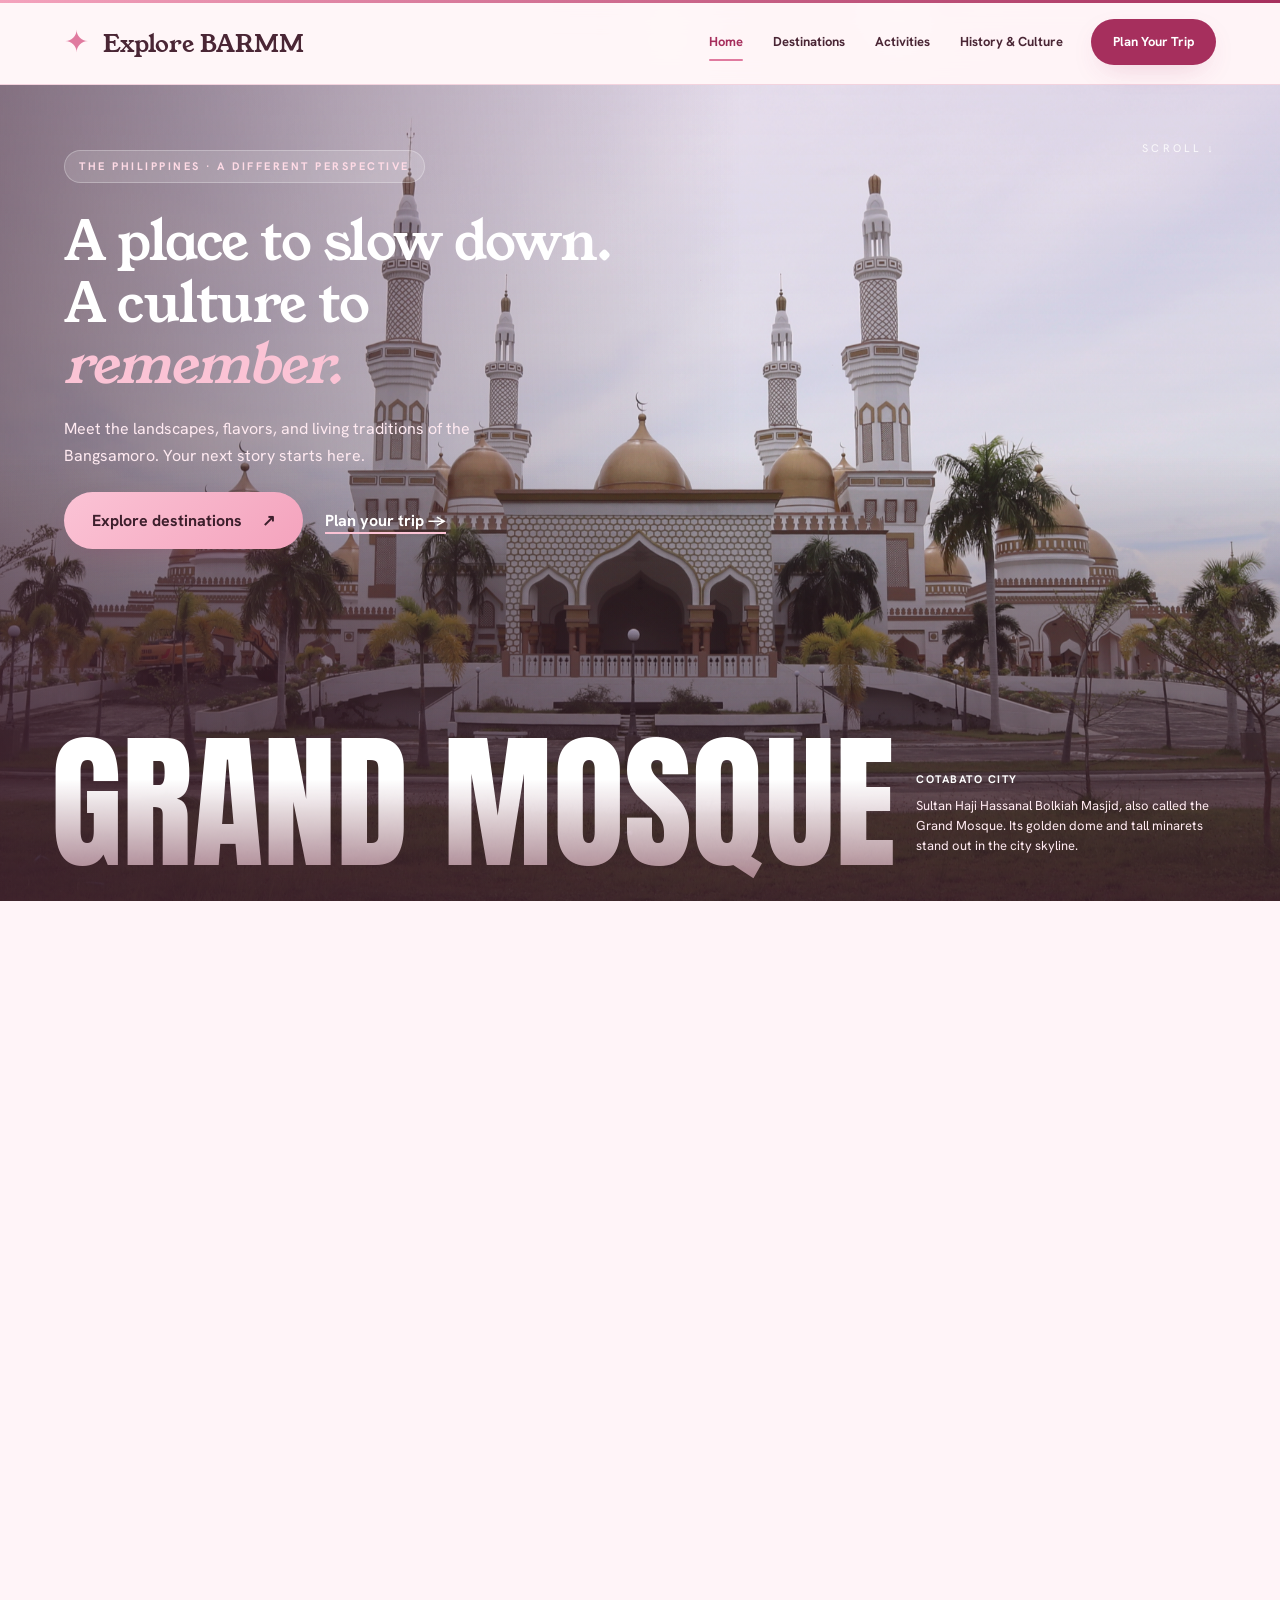
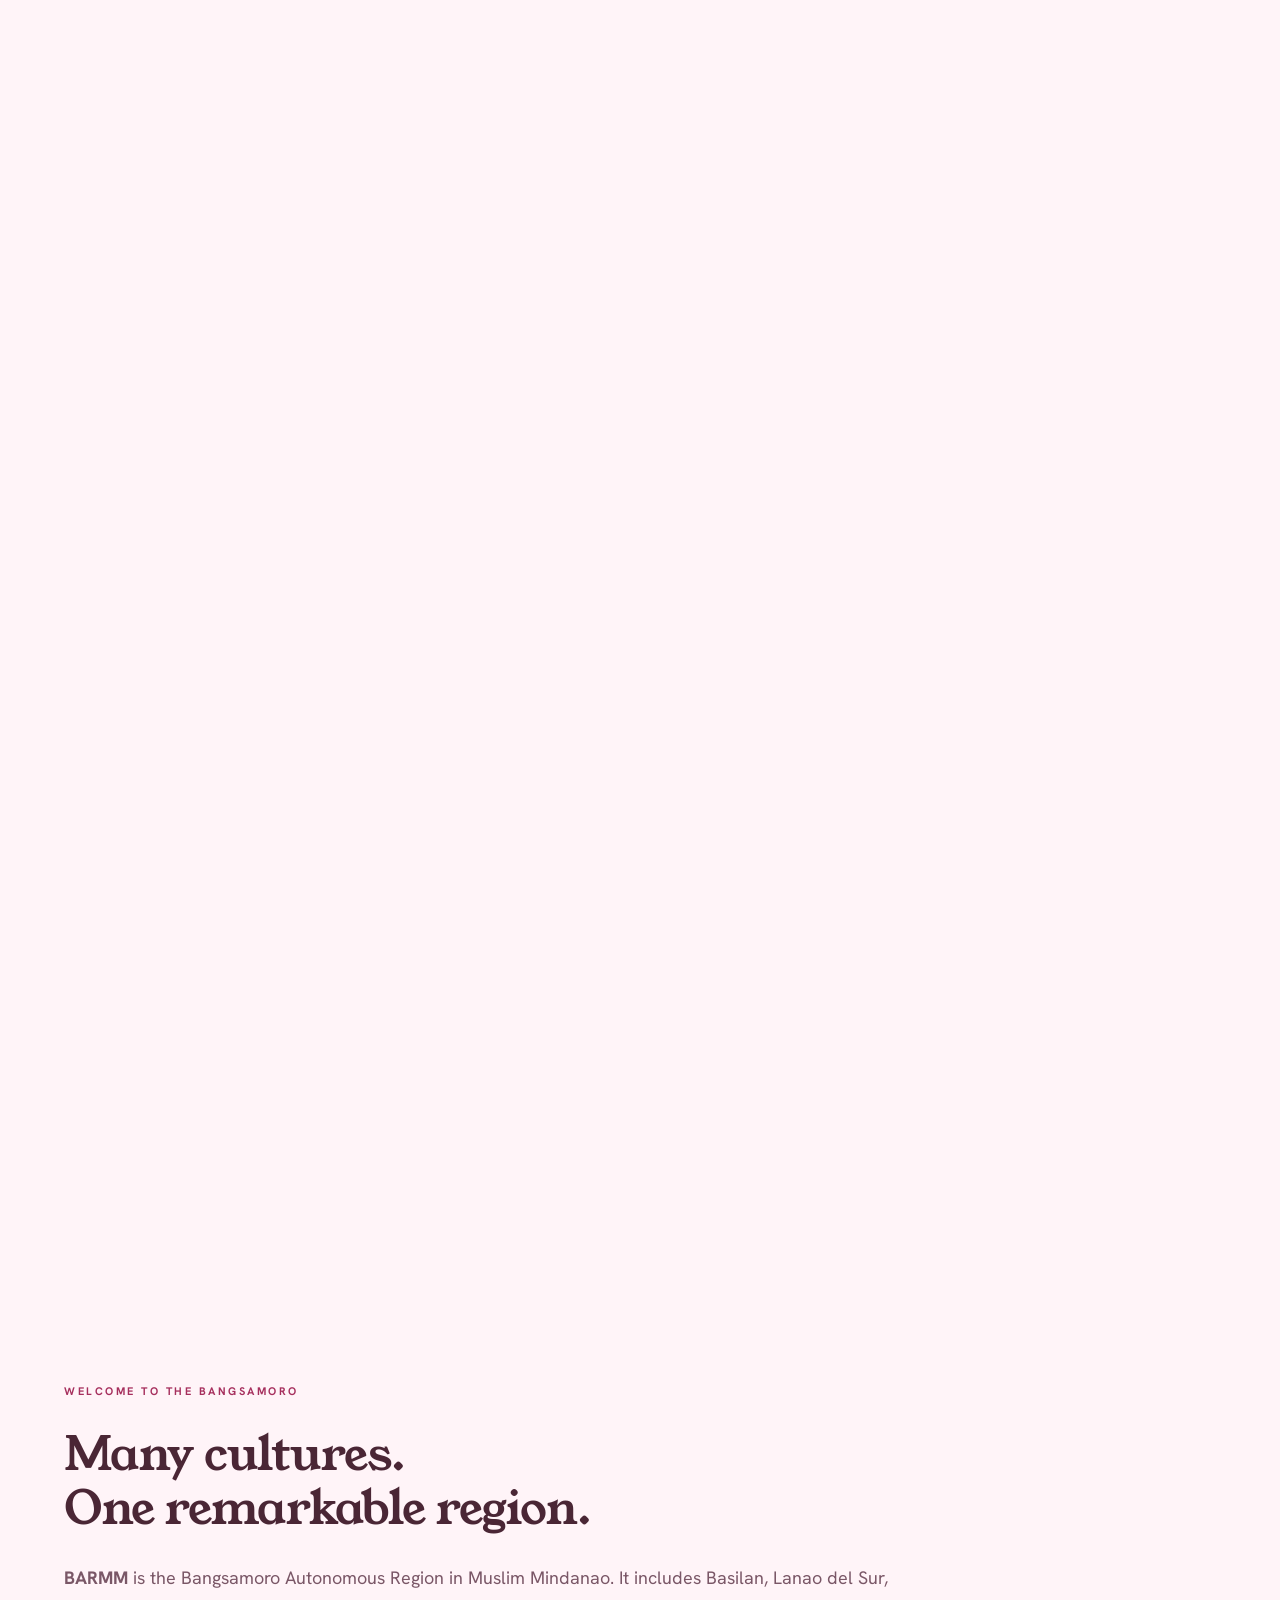
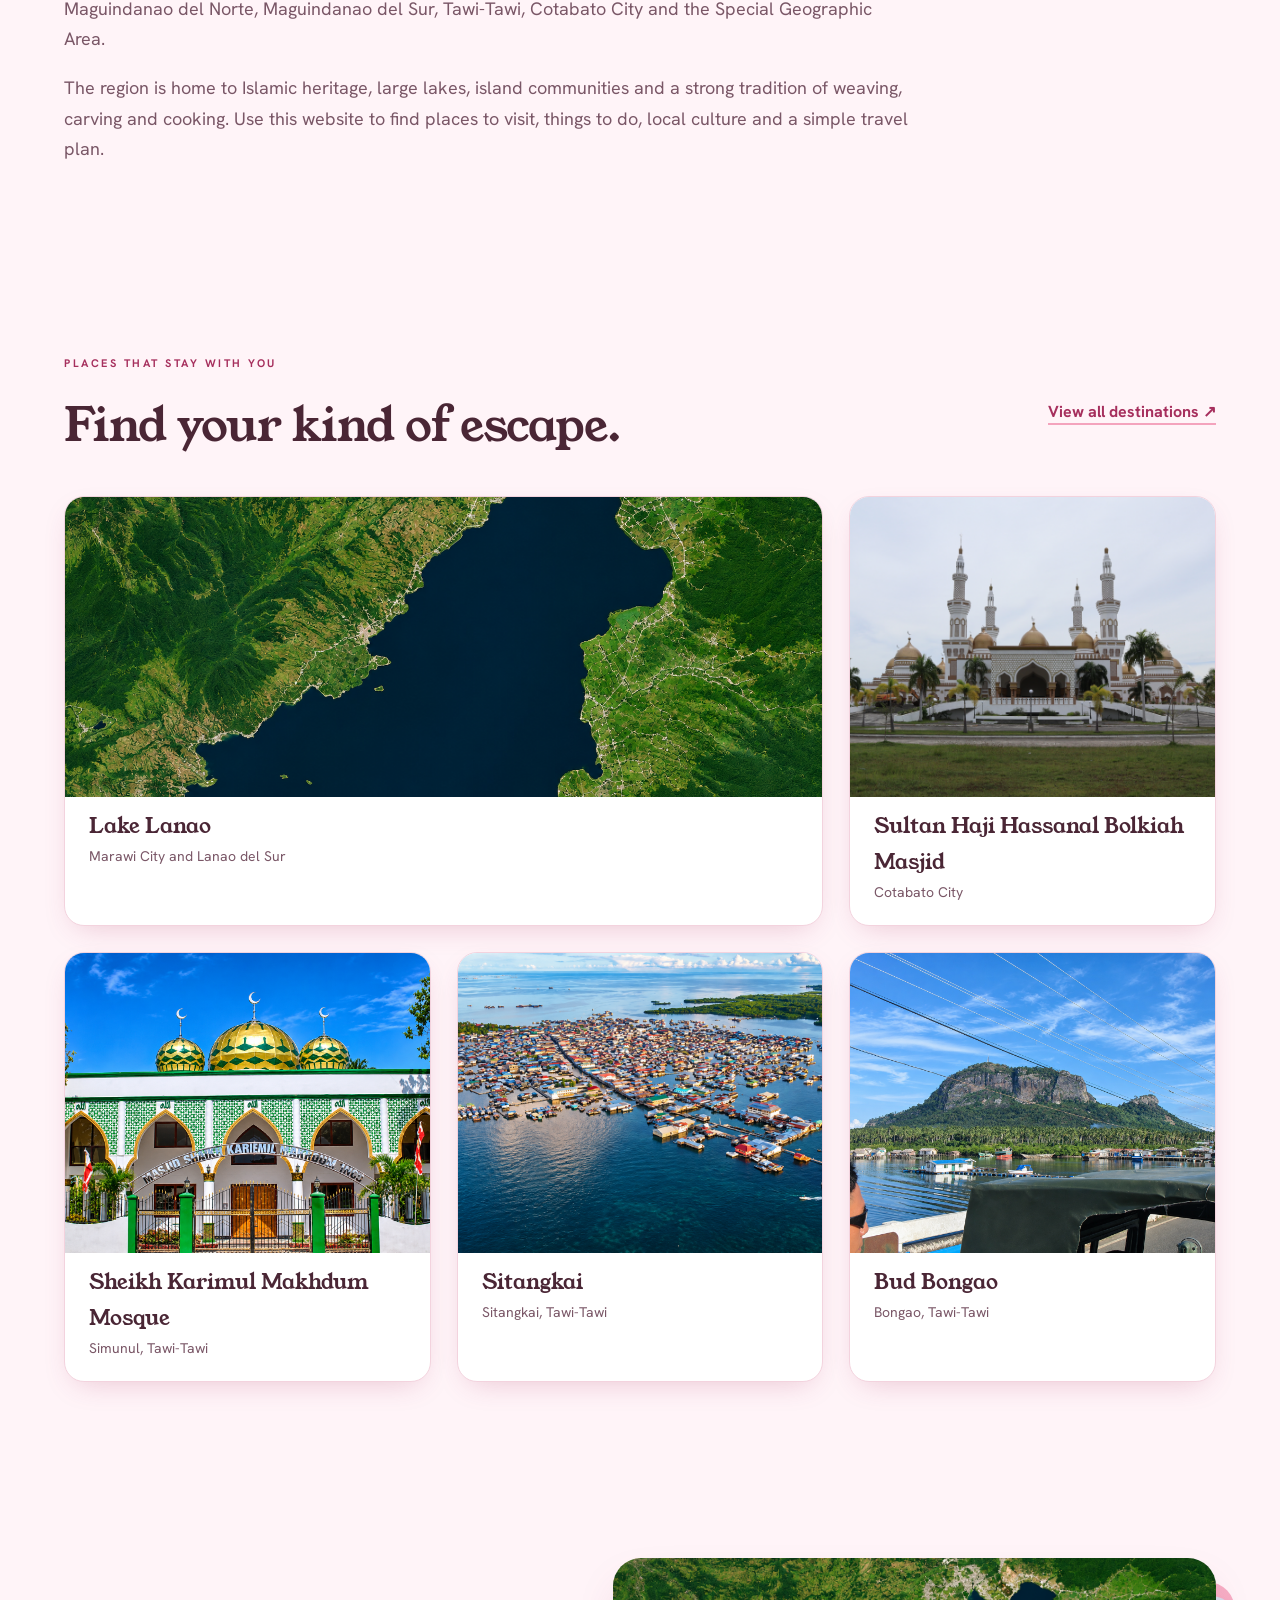
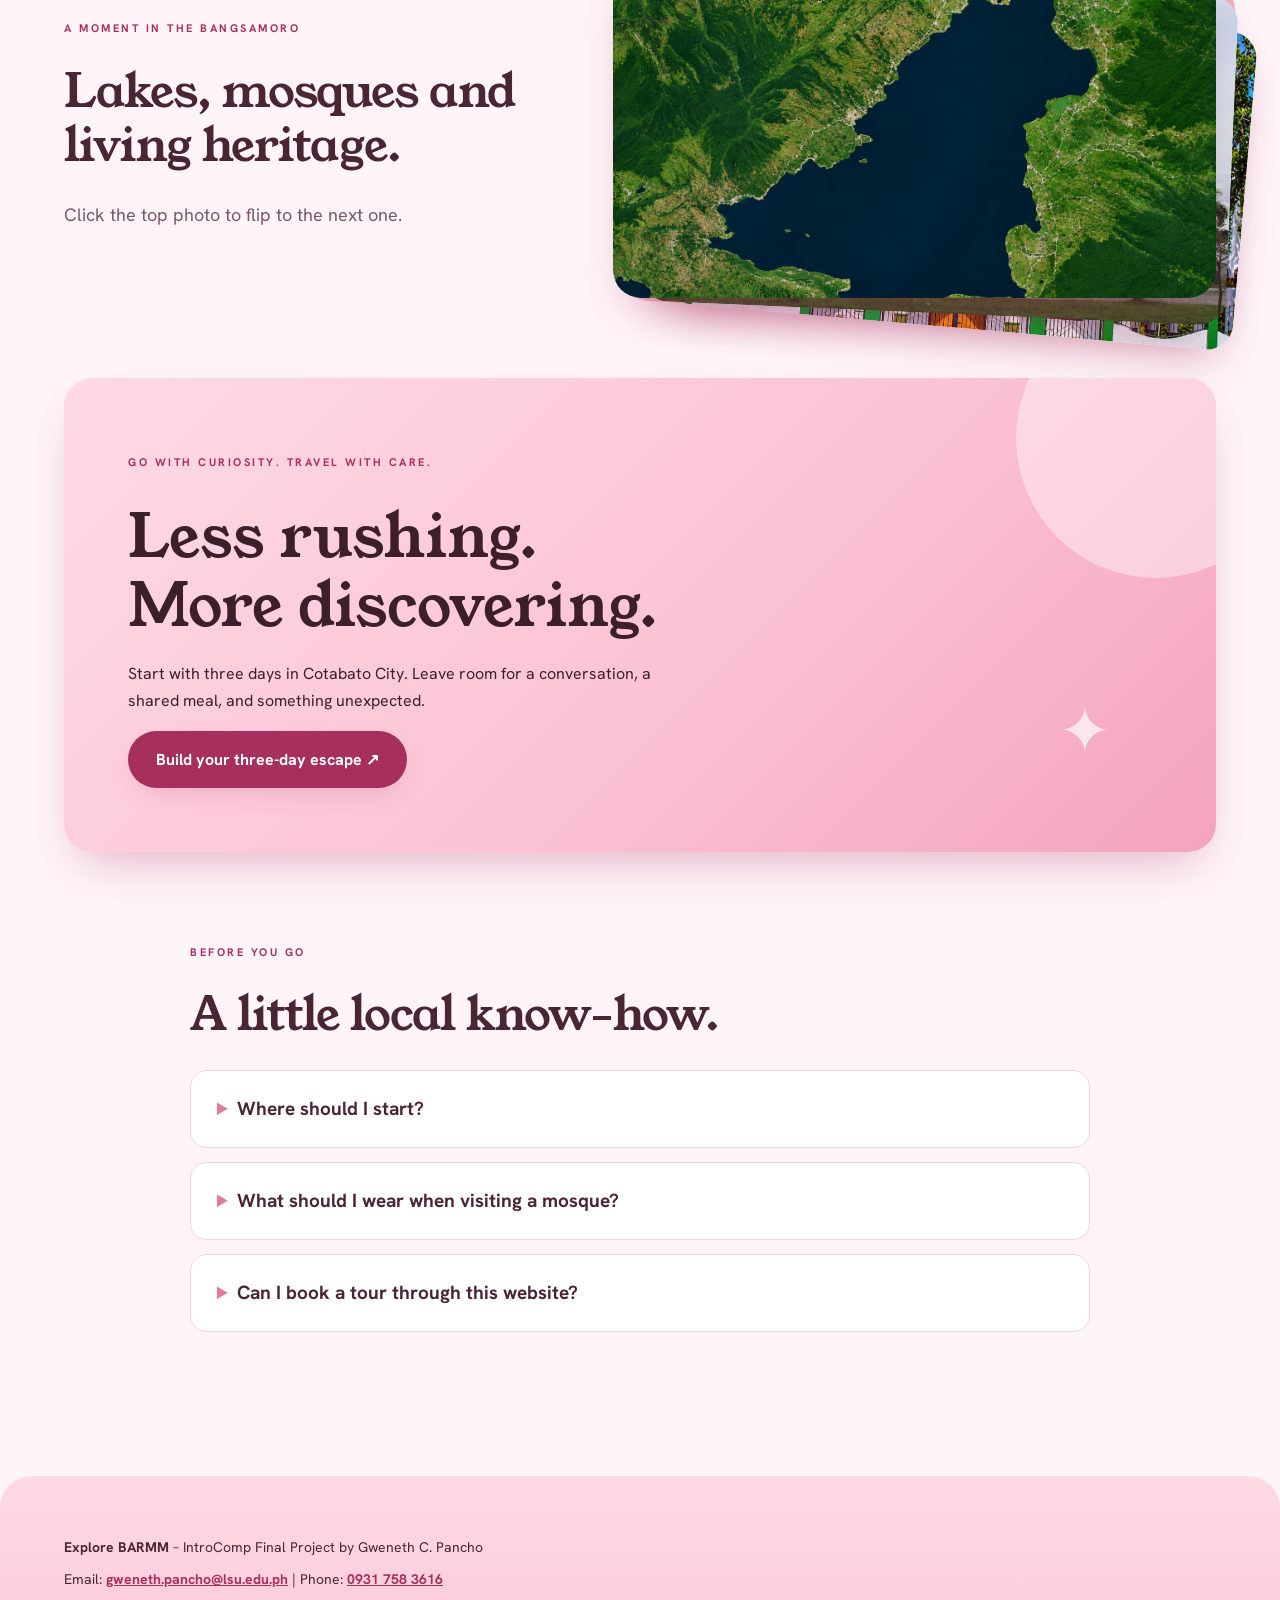
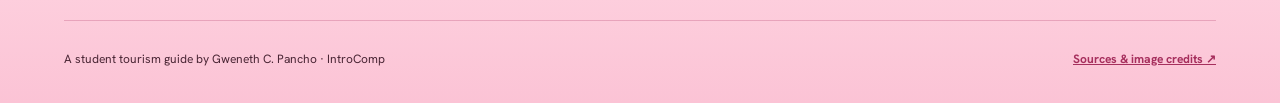
<file: index.html>
<!DOCTYPE html>
<!-- Student Name: Pancho, Gweneth C. -->
<html lang="en">
<head>
  <meta charset="UTF-8">
  <meta name="viewport" content="width=device-width, initial-scale=1.0">
  <meta name="author" content="Gweneth C. Pancho">
  <title>Home | Explore BARMM</title>
  <link rel="preconnect" href="https://fonts.googleapis.com">
  <link href="https://fonts.googleapis.com/css2?family=Hanken+Grotesk:wght@400;700&family=Young+Serif&display=swap" rel="stylesheet">
  <link rel="icon" type="image/svg+xml" href="assets/icons/icon-culture.svg">
  <link rel="stylesheet" href="styles.css">
  <link href="https://fonts.googleapis.com/css2?family=Anton&display=swap" rel="stylesheet">
</head>
<body><a class="skip-link" href="#main">Skip to content</a>
  <!-- Site header and navigation -->
  <header class="site-header">
    <div class="container site-header-inner">
      <a class="site-brand" href="index.html"><span class="brand-mark" aria-hidden="true">✦</span> Explore BARMM</a>
      <nav aria-label="Main navigation">
        <ul class="main-nav-list">
          <li><a class="main-nav-link is-current" href="index.html" aria-current="page">Home</a></li>
          <li><a class="main-nav-link" href="destinations.html">Destinations</a></li>
          <li><a class="main-nav-link" href="activities.html">Activities</a></li>
          <li><a class="main-nav-link" href="history.html">History &amp; Culture</a></li>
          <li><a class="main-nav-link nav-cta" href="plan-trip.html">Plan Your Trip</a></li>
        </ul>
      </nav>
    </div>
  </header>

  <main id="main" class="home-page">
    <!-- Scroll journey: a portal in the middle opens into the next destination -->
    <section class="journey" id="journey" aria-label="Featured destinations">
      <span class="mark" id="j0"></span><span class="mark" id="j1"></span><span class="mark" id="j2"></span><span class="mark" id="j3"></span><span class="mark" id="j4"></span>
      <div class="journey-stage">
        <!-- Full-bleed scenes. The next one is shown through the portal. -->
        <div class="scene" data-i="0"><img fetchpriority="high" src="assets/images/grand-mosque-cotabato-city.jpg" width="1600" height="1000" alt="Sultan Haji Hassanal Bolkiah Masjid in Cotabato City"></div>
        <div class="scene" data-i="1"><img src="assets/images/sitangkai-stilt-village.png" width="1600" height="1000" alt="Stilt village of Sitangkai"></div>
        <div class="scene" data-i="2"><img src="assets/images/simunul-island-mosque.png" width="1600" height="1000" alt="Sheikh Karimul Makhdum Mosque in Simunul"></div>
        <div class="scene" data-i="3"><img src="assets/images/bud-bongao-tawi-tawi.jpg" width="1600" height="1000" alt="Bud Bongao mountain in Tawi-Tawi"></div>
        <div class="scene" data-i="4"><img src="assets/images/lake-lanao-marawi.png" width="1600" height="1000" alt="Lake Lanao in Lanao del Sur"></div>        <div class="journey-shade" aria-hidden="true"></div>

        <!-- Portal outlines, one per scene change -->
        <div class="ring r1" aria-hidden="true"></div><div class="ring r2" aria-hidden="true"></div><div class="ring r3" aria-hidden="true"></div><div class="ring r4" aria-hidden="true"></div>

        <!-- Intro copy (fades away as you scroll) -->
        <div class="hero-text intro">
          <p class="eyebrow">THE PHILIPPINES · A DIFFERENT PERSPECTIVE</p>
          <h1 class="hero-title" aria-label="A place to slow down. A culture to remember."><span class="hw" aria-hidden="true"><span class="hw-in" style="--i:0">A</span></span> <span class="hw" aria-hidden="true"><span class="hw-in" style="--i:1">place</span></span> <span class="hw" aria-hidden="true"><span class="hw-in" style="--i:2">to</span></span> <span class="hw" aria-hidden="true"><span class="hw-in" style="--i:3">slow</span></span> <span class="hw" aria-hidden="true"><span class="hw-in" style="--i:4">down.</span></span><br><span class="hw" aria-hidden="true"><span class="hw-in" style="--i:5">A</span></span> <span class="hw" aria-hidden="true"><span class="hw-in" style="--i:6">culture</span></span> <span class="hw" aria-hidden="true"><span class="hw-in" style="--i:7">to</span></span> <em aria-hidden="true"><span class="hw" aria-hidden="true"><span class="hw-in" style="--i:8">remember.</span></span></em></h1>
          <p class="hero-tagline">Meet the landscapes, flavors, and living traditions of the Bangsamoro. Your next story starts here.</p>
          <div class="hero-actions"><a class="button" href="destinations.html">Explore destinations <span>↗</span></a><a class="text-link" href="plan-trip.html">Plan your trip →</a></div>
        </div>

        <!-- Destination index -->
        <nav class="scene-index" aria-label="Featured destinations">
          <ol>
            <li><a href="#j0">Grand Mosque</a></li>
            <li><a href="#j1">Sitangkai</a></li>
            <li><a href="#j2">Simunul</a></li>
            <li><a href="#j3">Bud Bongao</a></li>
            <li><a href="#j4">Lake Lanao</a></li>
          </ol>
        </nav>

        <!-- Giant titles -->
        <div class="scene-titles" aria-hidden="true">
          <div class="st"><span>Grand Mosque</span></div>
          <div class="st"><span>Sitangkai</span></div>
          <div class="st"><span>Simunul</span></div>
          <div class="st"><span>Bud Bongao</span></div>
          <div class="st"><span>Lake Lanao</span></div>
        </div>

        <!-- Details -->
        <div class="scene-infos">
          <div class="si"><p class="si-place">Cotabato City</p><p>Sultan Haji Hassanal Bolkiah Masjid, also called the Grand Mosque. Its golden dome and tall minarets stand out in the city skyline.</p></div>
          <div class="si"><p class="si-place">Sitangkai, Tawi-Tawi</p><p>Called the &ldquo;Venice of the South&rdquo; because houses stand on stilts above the sea and boats link them.</p></div>
          <div class="si"><p class="si-place">Simunul, Tawi-Tawi</p><p>Sheikh Karimul Makhdum Mosque, built in 1380, is considered the oldest mosque in the Philippines.</p></div>
          <div class="si"><p class="si-place">Bongao, Tawi-Tawi</p><p>A mountain above Bongao town with a long trail. Wild monkeys live along the path, so keep your food covered.</p></div>
          <div class="si"><p class="si-place">Marawi City &amp; Lanao del Sur</p><p>The largest lake in Mindanao and the center of Maranao life, with rich traditions in weaving, brasswork and okir carving.</p></div>
        </div>
        <p class="scroll-hint" aria-hidden="true">Scroll</p>
      </div>
    </section>

    <!-- Introduction -->
    <section class="page-section">
      <div class="container">
        <p class="eyebrow">WELCOME TO THE BANGSAMORO</p><h2 class="section-heading words" aria-label="Many cultures. One remarkable region."><span class="hw" aria-hidden="true"><span class="hw-in" style="--i:0">Many</span></span> <span class="hw" aria-hidden="true"><span class="hw-in" style="--i:1">cultures.</span></span><br><span class="hw" aria-hidden="true"><span class="hw-in" style="--i:2">One</span></span> <span class="hw" aria-hidden="true"><span class="hw-in" style="--i:3">remarkable</span></span> <span class="hw" aria-hidden="true"><span class="hw-in" style="--i:4">region.</span></span></h2>
        <p class="intro-text"><strong>BARMM</strong> is the Bangsamoro Autonomous Region in Muslim Mindanao. It includes Basilan, Lanao del Sur, Maguindanao del Norte, Maguindanao del Sur, Tawi-Tawi, Cotabato City and the Special Geographic Area.</p>
        <p class="intro-text">The region is home to Islamic heritage, large lakes, island communities and a strong tradition of weaving, carving and cooking. Use this website to find places to visit, things to do, local culture and a simple travel plan.</p>
      </div>
    </section>

    <!-- Image gallery of tourist spots -->
    <section class="page-section">
      <div class="container">
        <div class="section-top"><div><p class="eyebrow">PLACES THAT STAY WITH YOU</p><h2 class="section-heading">Find your kind of escape.</h2></div><a class="text-link" href="destinations.html">View all destinations ↗</a></div>
        <ul class="gallery-grid">
          <li class="gallery-item">
            <a class="gcover" href="destinations.html#lake-lanao" aria-label="Lake Lanao, Marawi City and Lanao del Sur"></a>
            <div class="gcard"><img loading="lazy" class="gallery-image" src="assets/images/lake-lanao-marawi.png" width="800" height="520" alt="View of Lake Lanao"><p class="gallery-caption"><strong>Lake Lanao</strong><br>Marawi City and Lanao del Sur</p></div>
          </li>
          <li class="gallery-item">
            <a class="gcover" href="destinations.html#grand-mosque" aria-label="Sultan Haji Hassanal Bolkiah Masjid, Cotabato City"></a>
            <div class="gcard"><img loading="lazy" class="gallery-image" src="assets/images/grand-mosque-cotabato-city.jpg" width="800" height="520" alt="View of Sultan Haji Hassanal Bolkiah Masjid"><p class="gallery-caption"><strong>Sultan Haji Hassanal Bolkiah Masjid</strong><br>Cotabato City</p></div>
          </li>
          <li class="gallery-item">
            <a class="gcover" href="destinations.html#simunul" aria-label="Sheikh Karimul Makhdum Mosque, Simunul, Tawi-Tawi"></a>
            <div class="gcard"><img loading="lazy" class="gallery-image" src="assets/images/simunul-island-mosque.png" width="800" height="520" alt="View of Sheikh Karimul Makhdum Mosque"><p class="gallery-caption"><strong>Sheikh Karimul Makhdum Mosque</strong><br>Simunul, Tawi-Tawi</p></div>
          </li>
          <li class="gallery-item">
            <a class="gcover" href="destinations.html#sitangkai" aria-label="Sitangkai, Sitangkai, Tawi-Tawi"></a>
            <div class="gcard"><img loading="lazy" class="gallery-image" src="assets/images/sitangkai-stilt-village.png" width="800" height="520" alt="View of Sitangkai"><p class="gallery-caption"><strong>Sitangkai</strong><br>Sitangkai, Tawi-Tawi</p></div>
          </li>
          <li class="gallery-item">
            <a class="gcover" href="destinations.html#bud-bongao" aria-label="Bud Bongao, Bongao, Tawi-Tawi"></a>
            <div class="gcard"><img loading="lazy" class="gallery-image" src="assets/images/bud-bongao-tawi-tawi.jpg" width="800" height="520" alt="View of Bud Bongao"><p class="gallery-caption"><strong>Bud Bongao</strong><br>Bongao, Tawi-Tawi</p></div>
          </li>
        </ul>
      </div>
    </section>

    <!-- Looping video feature -->
    <section class="page-section container video-feature">
      <div>
        <p class="eyebrow">A MOMENT IN THE BANGSAMORO</p>
        <h2 class="section-heading">Lakes, mosques and living heritage.</h2>
        <p class="intro-text">Click the top photo to flip to the next one.</p>
      </div>
      <figure class="video-frame">
        <input class="deck-r" type="radio" name="deck" id="deck1" aria-label="Show photo 1: Lake Lanao" checked><input class="deck-r" type="radio" name="deck" id="deck2" aria-label="Show photo 2: Sultan Haji Hassanal Bolkiah Masjid"><input class="deck-r" type="radio" name="deck" id="deck3" aria-label="Show photo 3: Sheikh Karimul Makhdum Mosque"><input class="deck-r" type="radio" name="deck" id="deck4" aria-label="Show photo 4: Sitangkai"><input class="deck-r" type="radio" name="deck" id="deck5" aria-label="Show photo 5: Bud Bongao">
        <div class="slides">
          <label class="slide s1" for="deck2"><img src="assets/images/lake-lanao-marawi.png" alt="Lake Lanao"></label>
          <label class="slide s2" for="deck3"><img src="assets/images/grand-mosque-cotabato-city.jpg" alt="Sultan Haji Hassanal Bolkiah Masjid"></label>
          <label class="slide s3" for="deck4"><img src="assets/images/simunul-island-mosque.png" alt="Sheikh Karimul Makhdum Mosque"></label>
          <label class="slide s4" for="deck5"><img src="assets/images/sitangkai-stilt-village.png" alt="Sitangkai"></label>
          <label class="slide s5" for="deck1"><img src="assets/images/bud-bongao-tawi-tawi.jpg" alt="Bud Bongao"></label>
        </div>
      </figure>
    </section>

    <!-- Travel invitation and frequently asked questions -->
    <section class="invitation container"><p class="eyebrow">GO WITH CURIOSITY. TRAVEL WITH CARE.</p><h2>Less rushing.<br>More discovering.</h2><p>Start with three days in Cotabato City. Leave room for a conversation, a shared meal, and something unexpected.</p><a class="button" href="plan-trip.html">Build your three-day escape ↗</a></section>
    <section class="page-section container faq"><p class="eyebrow">BEFORE YOU GO</p><h2 class="section-heading">A little local know-how.</h2><details><summary>Where should I start?</summary><p>Choose one area for a short visit. Our sample itinerary stays in Cotabato City so you can spend more time exploring and less time traveling.</p></details><details><summary>What should I wear when visiting a mosque?</summary><p>Wear modest clothing and follow the site's guidance on head coverings and footwear. Ask permission before entering or taking photographs.</p></details><details><summary>Can I book a tour through this website?</summary><p>This is a student tourism guide, not a booking service. Contact a local tourism office or accredited operator to arrange your visit.</p></details></section>
  </main>

  <!-- Site footer -->
  <footer class="site-footer">
    <div class="container">
      <p class="footer-text"><strong>Explore BARMM</strong> &ndash; IntroComp Final Project by Gweneth C. Pancho</p>
      <p class="footer-text">Email: <a href="mailto:gweneth.pancho@lsu.edu.ph">gweneth.pancho@lsu.edu.ph</a> | Phone: <a href="tel:+639317583616">0931 758 3616</a></p>
    </div>
  <div class="container credit"><p>A student tourism guide by Gweneth C. Pancho · IntroComp</p><a href="history.html#sources">Sources &amp; image credits ↗</a></div><div class="sakura" aria-hidden="true"><span style="left:44.7%;width:10.0px;height:8.0px;animation-duration:11.8s,3.1s;animation-delay:-13.8s,-2.0s;opacity:0.76;--drift:63px"></span><span style="left:28.2%;width:16.6px;height:13.3px;animation-duration:11.0s,5.1s;animation-delay:-2.2s,-1.9s;opacity:0.79;--drift:88px"></span><span style="left:8.5%;width:15.4px;height:12.3px;animation-duration:11.0s,5.2s;animation-delay:-9.5s,-2.8s;opacity:0.74;--drift:46px"></span><span style="left:79.6%;width:14.3px;height:11.4px;animation-duration:9.1s,3.6s;animation-delay:-9.2s,-3.6s;opacity:0.56;--drift:57px"></span><span style="left:52.2%;width:22.4px;height:17.9px;animation-duration:9.9s,4.8s;animation-delay:-15.3s,-1.6s;opacity:0.91;--drift:31px"></span><span style="left:80.8%;width:20.0px;height:16.0px;animation-duration:17.5s,3.9s;animation-delay:-2.7s,-4.0s;opacity:0.93;--drift:81px"></span><span style="left:80.1%;width:24.0px;height:19.2px;animation-duration:12.9s,3.8s;animation-delay:-9.8s,-0.1s;opacity:0.93;--drift:88px"></span><span style="left:87.4%;width:14.9px;height:11.9px;animation-duration:9.0s,5.0s;animation-delay:-15.2s,-2.7s;opacity:0.82;--drift:66px"></span><span style="left:43.4%;width:21.9px;height:17.6px;animation-duration:17.3s,6.0s;animation-delay:-6.8s,-4.1s;opacity:0.75;--drift:46px"></span><span style="left:5.2%;width:10.7px;height:8.5px;animation-duration:16.4s,3.3s;animation-delay:-5.6s,-2.8s;opacity:0.70;--drift:63px"></span><span style="left:37.9%;width:11.5px;height:9.2px;animation-duration:10.6s,4.7s;animation-delay:-8.8s,-4.6s;opacity:0.59;--drift:99px"></span><span style="left:77.4%;width:23.9px;height:19.1px;animation-duration:14.1s,4.1s;animation-delay:-13.8s,-3.2s;opacity:0.75;--drift:51px"></span><span style="left:25.7%;width:17.5px;height:14.0px;animation-duration:17.7s,4.7s;animation-delay:-14.6s,-0.7s;opacity:0.61;--drift:97px"></span><span style="left:28.8%;width:19.7px;height:15.7px;animation-duration:16.4s,4.1s;animation-delay:-14.1s,-2.4s;opacity:0.75;--drift:46px"></span><span style="left:79.8%;width:11.4px;height:9.1px;animation-duration:16.9s,3.8s;animation-delay:-12.1s,-1.7s;opacity:0.89;--drift:60px"></span><span style="left:2.0%;width:10.0px;height:8.0px;animation-duration:9.3s,4.7s;animation-delay:-4.7s,-4.0s;opacity:0.68;--drift:75px"></span><span style="left:49.3%;width:23.9px;height:19.1px;animation-duration:15.8s,3.5s;animation-delay:-10.5s,-2.5s;opacity:0.65;--drift:49px"></span><span style="left:62.3%;width:17.0px;height:13.6px;animation-duration:13.1s,3.9s;animation-delay:-7.9s,-2.5s;opacity:0.60;--drift:74px"></span><span style="left:49.6%;width:21.4px;height:17.1px;animation-duration:14.0s,3.6s;animation-delay:-12.4s,-1.9s;opacity:0.59;--drift:70px"></span><span style="left:19.7%;width:15.4px;height:12.3px;animation-duration:13.6s,5.8s;animation-delay:-6.3s,-0.8s;opacity:0.89;--drift:88px"></span><span style="left:24.1%;width:20.2px;height:16.1px;animation-duration:11.5s,3.7s;animation-delay:-5.0s,-4.6s;opacity:0.83;--drift:69px"></span><span style="left:51.3%;width:15.9px;height:12.7px;animation-duration:13.0s,5.2s;animation-delay:-0.2s,-3.9s;opacity:0.86;--drift:31px"></span></div></footer>
</body>
</html>
</file>
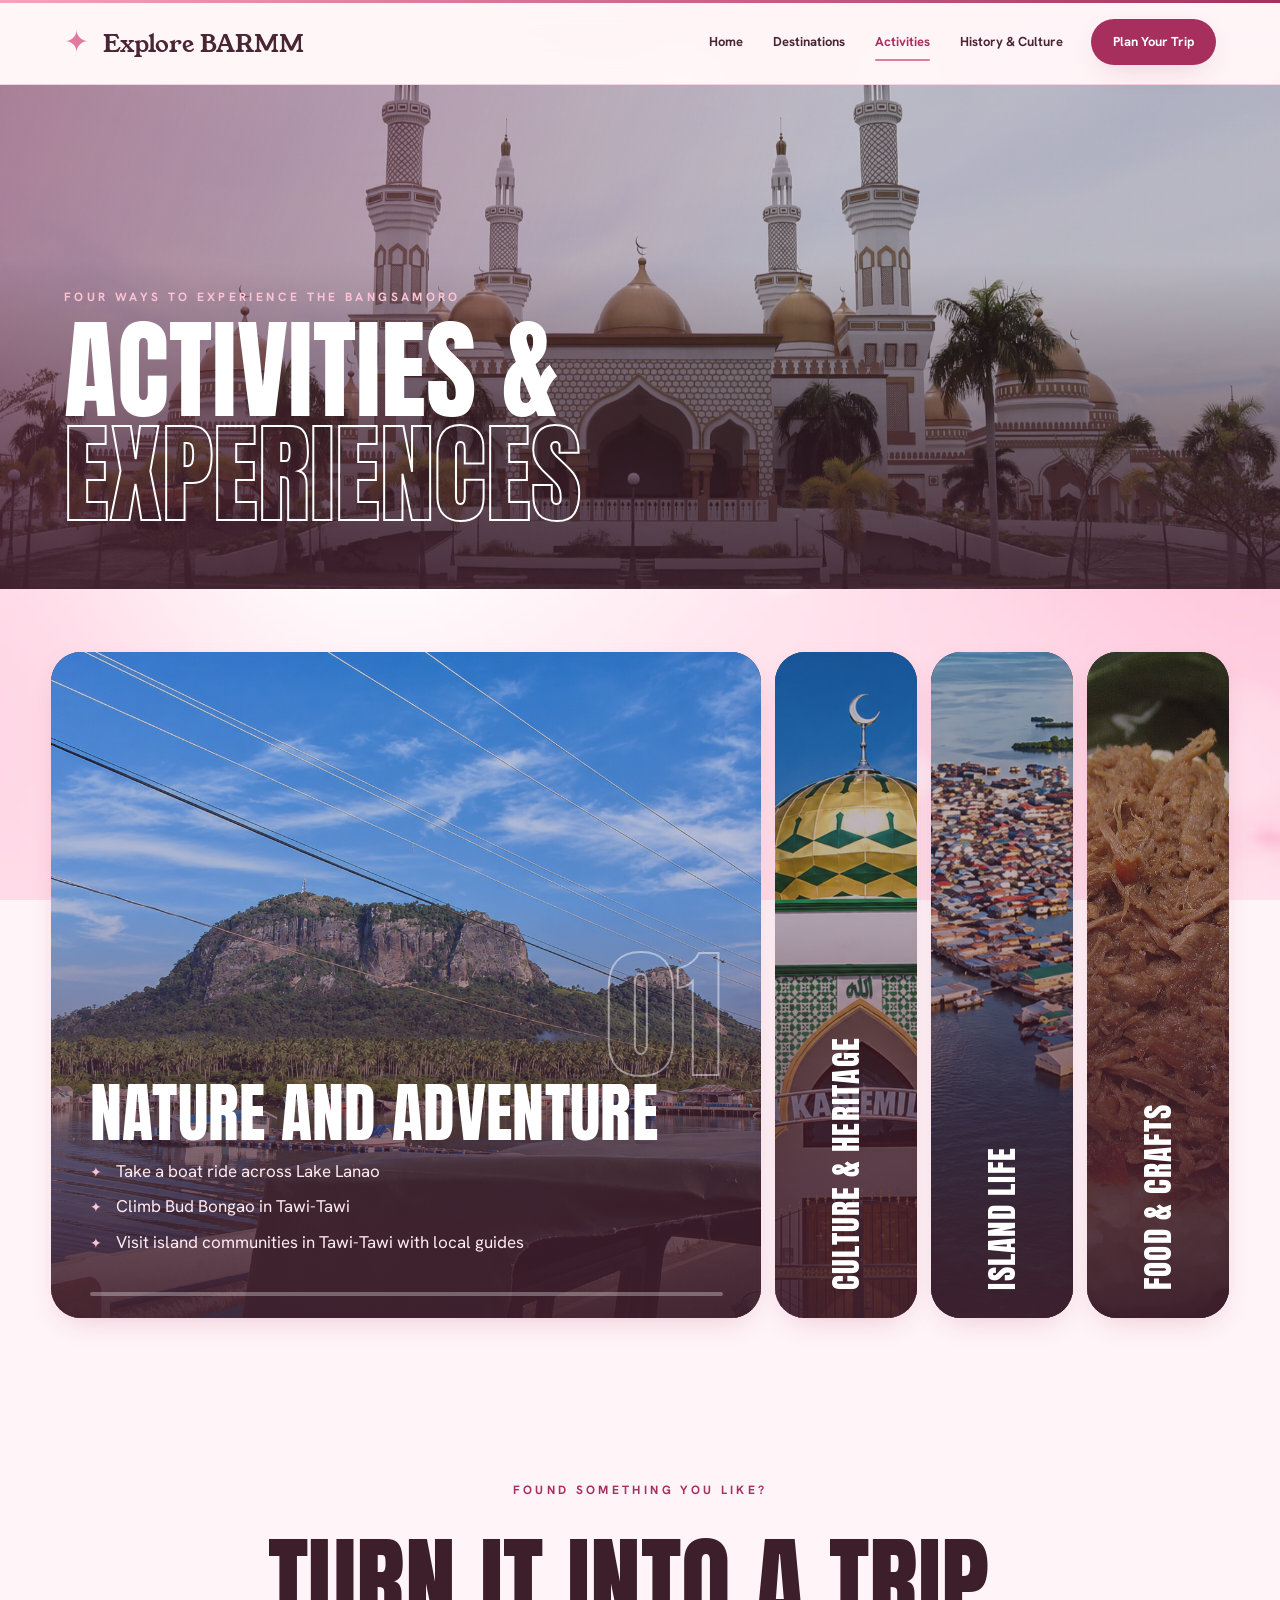
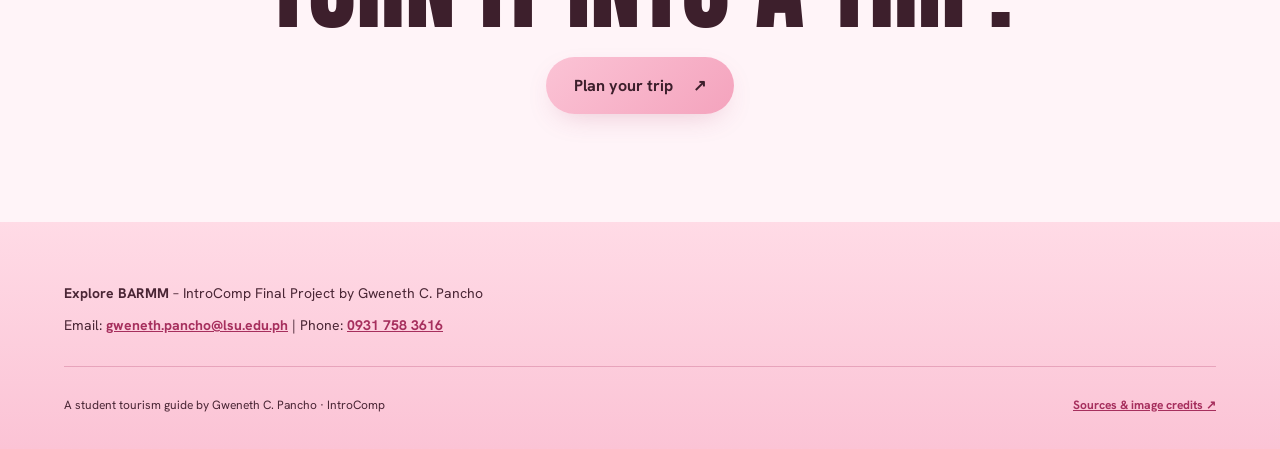
<file: activities.html>
<!DOCTYPE html>
<!-- Student Name: Pancho, Gweneth C. -->
<html lang="en">
<head>
  <meta charset="UTF-8">
  <meta name="viewport" content="width=device-width, initial-scale=1.0">
  <meta name="author" content="Gweneth C. Pancho">
  <title>Activities & Experiences | Explore BARMM</title>
  <link rel="preconnect" href="https://fonts.googleapis.com">
  <link href="https://fonts.googleapis.com/css2?family=Hanken+Grotesk:wght@400;700&family=Young+Serif&display=swap" rel="stylesheet">
  <link rel="icon" type="image/svg+xml" href="assets/icons/icon-culture.svg">
  <link rel="stylesheet" href="styles.css">
  <link href="https://fonts.googleapis.com/css2?family=Anton&display=swap" rel="stylesheet">
</head>
<body><a class="skip-link" href="#main">Skip to content</a>
  <!-- Site header and navigation -->
  <header class="site-header">
    <div class="container site-header-inner">
      <a class="site-brand" href="index.html"><span class="brand-mark" aria-hidden="true">✦</span> Explore BARMM</a>
      <nav aria-label="Main navigation">
        <ul class="main-nav-list">
          <li><a class="main-nav-link" href="index.html">Home</a></li>
          <li><a class="main-nav-link" href="destinations.html">Destinations</a></li>
          <li><a class="main-nav-link is-current" href="activities.html" aria-current="page">Activities</a></li>
          <li><a class="main-nav-link" href="history.html">History &amp; Culture</a></li>
          <li><a class="main-nav-link nav-cta" href="plan-trip.html">Plan Your Trip</a></li>
        </ul>
      </nav>
    </div>
  </header>

  <main id="main" class="act-page">
    <!-- Opening -->
    <section class="a-hero" aria-labelledby="a-title">
      <img class="a-hero-img" src="assets/images/grand-mosque-cotabato-city.jpg" width="1600" height="900" alt="" fetchpriority="high">
      <div class="a-hero-shade" aria-hidden="true"></div>
      <div class="a-hero-text">
        <p class="a-kicker">Four ways to experience the Bangsamoro</p>
        <h1 id="a-title" class="a-title">Activities &amp; <span>Experiences</span></h1>
      </div>
    </section>

    <!-- Expanding category panels -->
    <section class="acts-wrap" aria-label="Activity categories">
      <div class="acts">
        <article class="act" aria-label="Nature and Adventure">
          <input class="zoom" type="checkbox" id="zoom1" aria-label="Zoom in on Nature and Adventure"><label class="zoom-hit" for="zoom1"></label>
          <span class="act-progress" aria-hidden="true"><i></i></span>
          <div class="act-bg"><img src="assets/images/bud-bongao-tawi-tawi.jpg" width="1600" height="1000" alt=""></div>
          <div class="act-shade"></div>
          <span class="act-label" aria-hidden="true">Nature &amp; Adventure</span>
          <div class="act-copy">
            <span class="act-num" aria-hidden="true">01</span>
            <h2 class="act-name">Nature and Adventure</h2>
            <ul class="act-list">
              <li>Take a boat ride across Lake Lanao</li>
              <li>Climb Bud Bongao in Tawi-Tawi</li>
              <li>Visit island communities in Tawi-Tawi with local guides</li>
            </ul>
          </div>
        </article>
        <article class="act" aria-label="Culture and Heritage">
          <input class="zoom" type="checkbox" id="zoom2" aria-label="Zoom in on Culture and Heritage"><label class="zoom-hit" for="zoom2"></label>
          <span class="act-progress" aria-hidden="true"><i></i></span>
          <div class="act-bg"><img src="assets/images/simunul-island-mosque.png" width="1600" height="1000" alt=""></div>
          <div class="act-shade"></div>
          <span class="act-label" aria-hidden="true">Culture &amp; Heritage</span>
          <div class="act-copy">
            <span class="act-num" aria-hidden="true">02</span>
            <h2 class="act-name">Culture and Heritage</h2>
            <ul class="act-list">
              <li>Visit the Grand Mosque in Cotabato City</li>
              <li>See the Sheikh Karimul Makhdum Mosque in Simunul</li>
              <li>Learn about Maranao and Maguindanao history from local guides</li>
            </ul>
          </div>
        </article>
        <article class="act" aria-label="Island Life">
          <input class="zoom" type="checkbox" id="zoom3" aria-label="Zoom in on Island Life"><label class="zoom-hit" for="zoom3"></label>
          <span class="act-progress" aria-hidden="true"><i></i></span>
          <div class="act-bg"><img src="assets/images/sitangkai-stilt-village.png" width="1600" height="1000" alt=""></div>
          <div class="act-shade"></div>
          <span class="act-label" aria-hidden="true">Island Life</span>
          <div class="act-copy">
            <span class="act-num" aria-hidden="true">03</span>
            <h2 class="act-name">Island Life</h2>
            <ul class="act-list">
              <li>See the stilt houses of Sitangkai</li>
              <li>Take a boat between islands</li>
              <li>Watch fishers and seaweed farmers at work</li>
            </ul>
          </div>
        </article>
        <article class="act" aria-label="Food and Crafts">
          <input class="zoom" type="checkbox" id="zoom4" aria-label="Zoom in on Food and Crafts"><label class="zoom-hit" for="zoom4"></label>
          <span class="act-progress" aria-hidden="true"><i></i></span>
          <div class="act-bg"><img src="assets/images/pastil-mindanao.jpg" width="1920" height="1477" alt=""></div>
          <div class="act-shade"></div>
          <span class="act-label" aria-hidden="true">Food &amp; Crafts</span>
          <div class="act-copy">
            <span class="act-num" aria-hidden="true">04</span>
            <h2 class="act-name">Food and Crafts</h2>
            <ul class="act-list">
              <li>Eat piaparan, a chicken dish with coconut and palapa</li>
              <li>Try pastil, rice with shredded chicken in banana leaf</li>
              <li>Shop for inaul, Yakan and Maranao woven cloth and brassware</li>
            </ul>
          </div>
        </article>
      </div>
    </section>

    <!-- Closing -->
    <section class="a-end" aria-label="Plan your trip">
      <p class="a-kicker">Found something you like?</p>
      <h2 class="a-end-title">Turn it into a trip.</h2>
      <a class="button" href="plan-trip.html">Plan your trip <span>↗</span></a>
    </section>
  </main>

  <!-- Site footer -->
  <footer class="site-footer">
    <div class="container">
      <p class="footer-text"><strong>Explore BARMM</strong> &ndash; IntroComp Final Project by Gweneth C. Pancho</p>
      <p class="footer-text">Email: <a href="mailto:gweneth.pancho@lsu.edu.ph">gweneth.pancho@lsu.edu.ph</a> | Phone: <a href="tel:+639317583616">0931 758 3616</a></p>
    </div>
  <div class="container credit"><p>A student tourism guide by Gweneth C. Pancho · IntroComp</p><a href="history.html#sources">Sources &amp; image credits ↗</a></div><div class="sakura" aria-hidden="true"><span style="left:44.7%;width:10.0px;height:8.0px;animation-duration:11.8s,3.1s;animation-delay:-13.8s,-2.0s;opacity:0.76;--drift:63px"></span><span style="left:28.2%;width:16.6px;height:13.3px;animation-duration:11.0s,5.1s;animation-delay:-2.2s,-1.9s;opacity:0.79;--drift:88px"></span><span style="left:8.5%;width:15.4px;height:12.3px;animation-duration:11.0s,5.2s;animation-delay:-9.5s,-2.8s;opacity:0.74;--drift:46px"></span><span style="left:79.6%;width:14.3px;height:11.4px;animation-duration:9.1s,3.6s;animation-delay:-9.2s,-3.6s;opacity:0.56;--drift:57px"></span><span style="left:52.2%;width:22.4px;height:17.9px;animation-duration:9.9s,4.8s;animation-delay:-15.3s,-1.6s;opacity:0.91;--drift:31px"></span><span style="left:80.8%;width:20.0px;height:16.0px;animation-duration:17.5s,3.9s;animation-delay:-2.7s,-4.0s;opacity:0.93;--drift:81px"></span><span style="left:80.1%;width:24.0px;height:19.2px;animation-duration:12.9s,3.8s;animation-delay:-9.8s,-0.1s;opacity:0.93;--drift:88px"></span><span style="left:87.4%;width:14.9px;height:11.9px;animation-duration:9.0s,5.0s;animation-delay:-15.2s,-2.7s;opacity:0.82;--drift:66px"></span><span style="left:43.4%;width:21.9px;height:17.6px;animation-duration:17.3s,6.0s;animation-delay:-6.8s,-4.1s;opacity:0.75;--drift:46px"></span><span style="left:5.2%;width:10.7px;height:8.5px;animation-duration:16.4s,3.3s;animation-delay:-5.6s,-2.8s;opacity:0.70;--drift:63px"></span><span style="left:37.9%;width:11.5px;height:9.2px;animation-duration:10.6s,4.7s;animation-delay:-8.8s,-4.6s;opacity:0.59;--drift:99px"></span><span style="left:77.4%;width:23.9px;height:19.1px;animation-duration:14.1s,4.1s;animation-delay:-13.8s,-3.2s;opacity:0.75;--drift:51px"></span><span style="left:25.7%;width:17.5px;height:14.0px;animation-duration:17.7s,4.7s;animation-delay:-14.6s,-0.7s;opacity:0.61;--drift:97px"></span><span style="left:28.8%;width:19.7px;height:15.7px;animation-duration:16.4s,4.1s;animation-delay:-14.1s,-2.4s;opacity:0.75;--drift:46px"></span><span style="left:79.8%;width:11.4px;height:9.1px;animation-duration:16.9s,3.8s;animation-delay:-12.1s,-1.7s;opacity:0.89;--drift:60px"></span><span style="left:2.0%;width:10.0px;height:8.0px;animation-duration:9.3s,4.7s;animation-delay:-4.7s,-4.0s;opacity:0.68;--drift:75px"></span><span style="left:49.3%;width:23.9px;height:19.1px;animation-duration:15.8s,3.5s;animation-delay:-10.5s,-2.5s;opacity:0.65;--drift:49px"></span><span style="left:62.3%;width:17.0px;height:13.6px;animation-duration:13.1s,3.9s;animation-delay:-7.9s,-2.5s;opacity:0.60;--drift:74px"></span><span style="left:49.6%;width:21.4px;height:17.1px;animation-duration:14.0s,3.6s;animation-delay:-12.4s,-1.9s;opacity:0.59;--drift:70px"></span><span style="left:19.7%;width:15.4px;height:12.3px;animation-duration:13.6s,5.8s;animation-delay:-6.3s,-0.8s;opacity:0.89;--drift:88px"></span><span style="left:24.1%;width:20.2px;height:16.1px;animation-duration:11.5s,3.7s;animation-delay:-5.0s,-4.6s;opacity:0.83;--drift:69px"></span><span style="left:51.3%;width:15.9px;height:12.7px;animation-duration:13.0s,5.2s;animation-delay:-0.2s,-3.9s;opacity:0.86;--drift:31px"></span></div></footer>
</body>
</html>
</file>
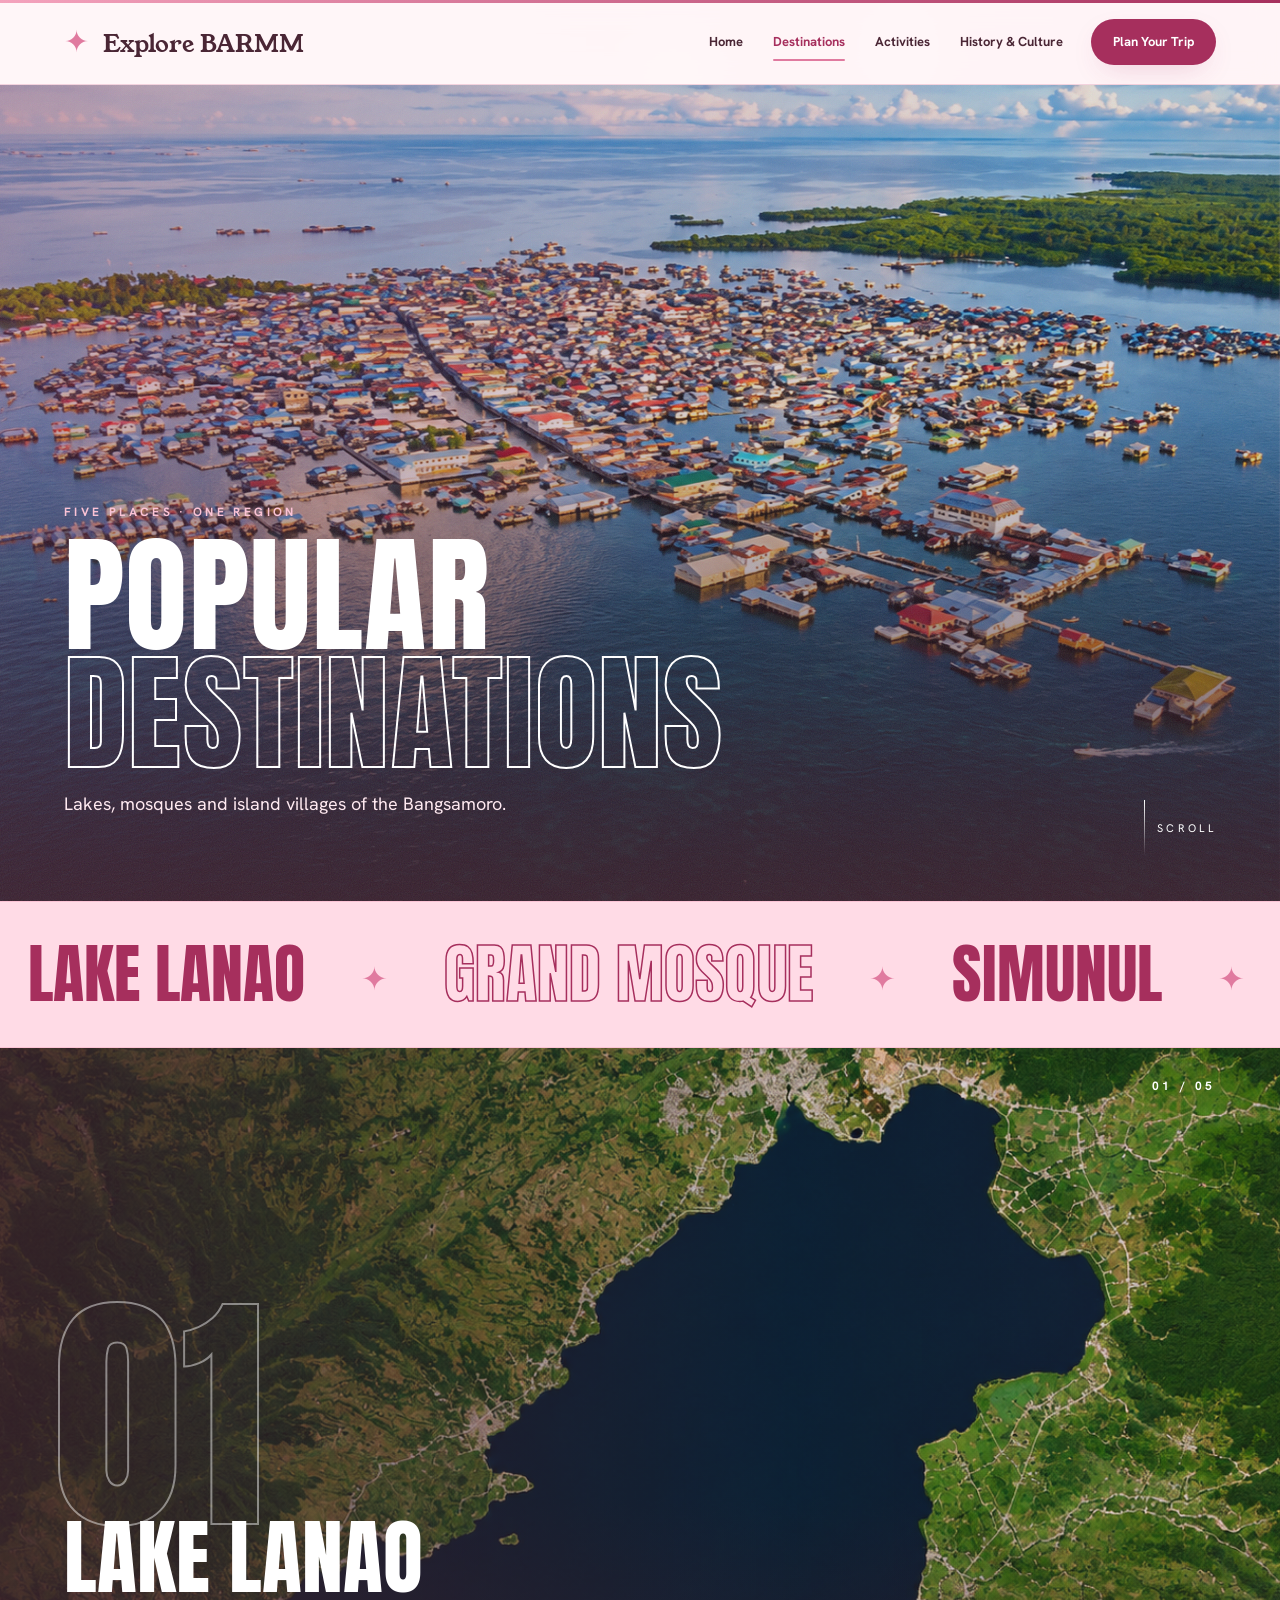
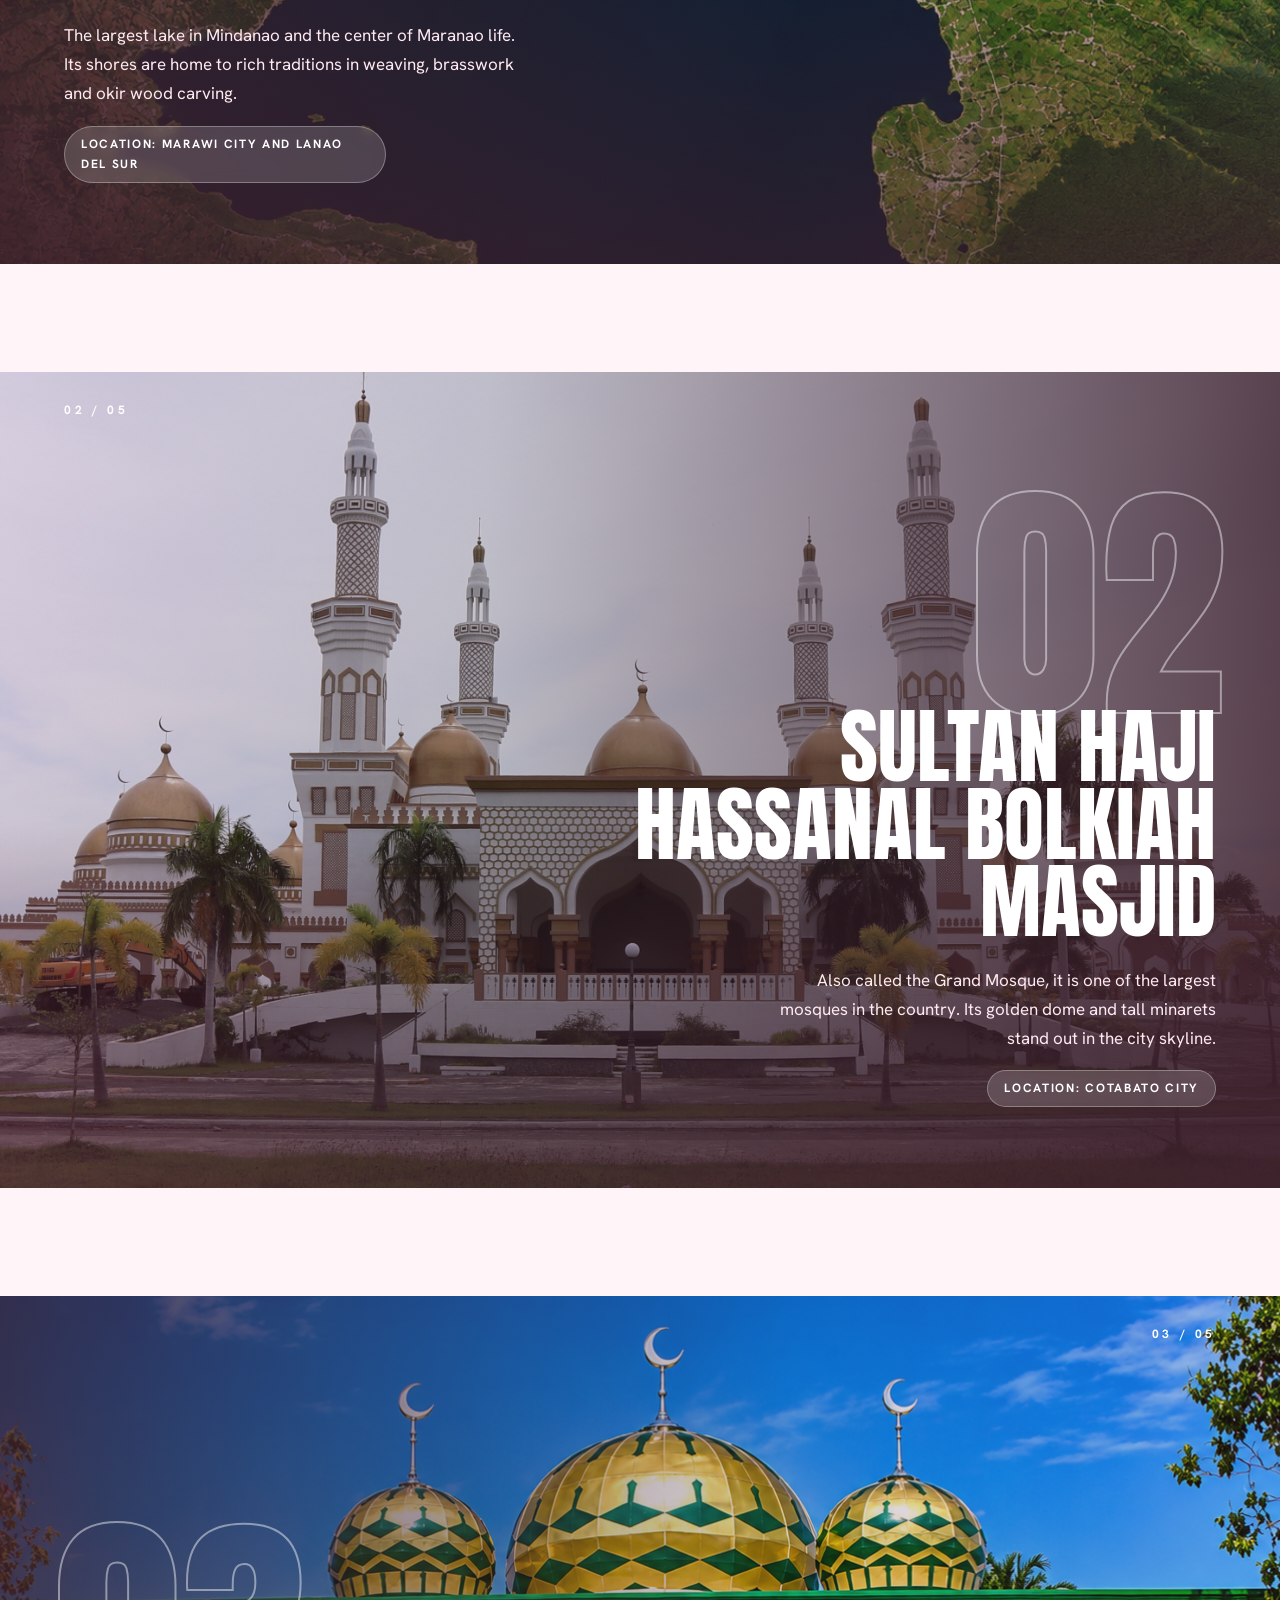
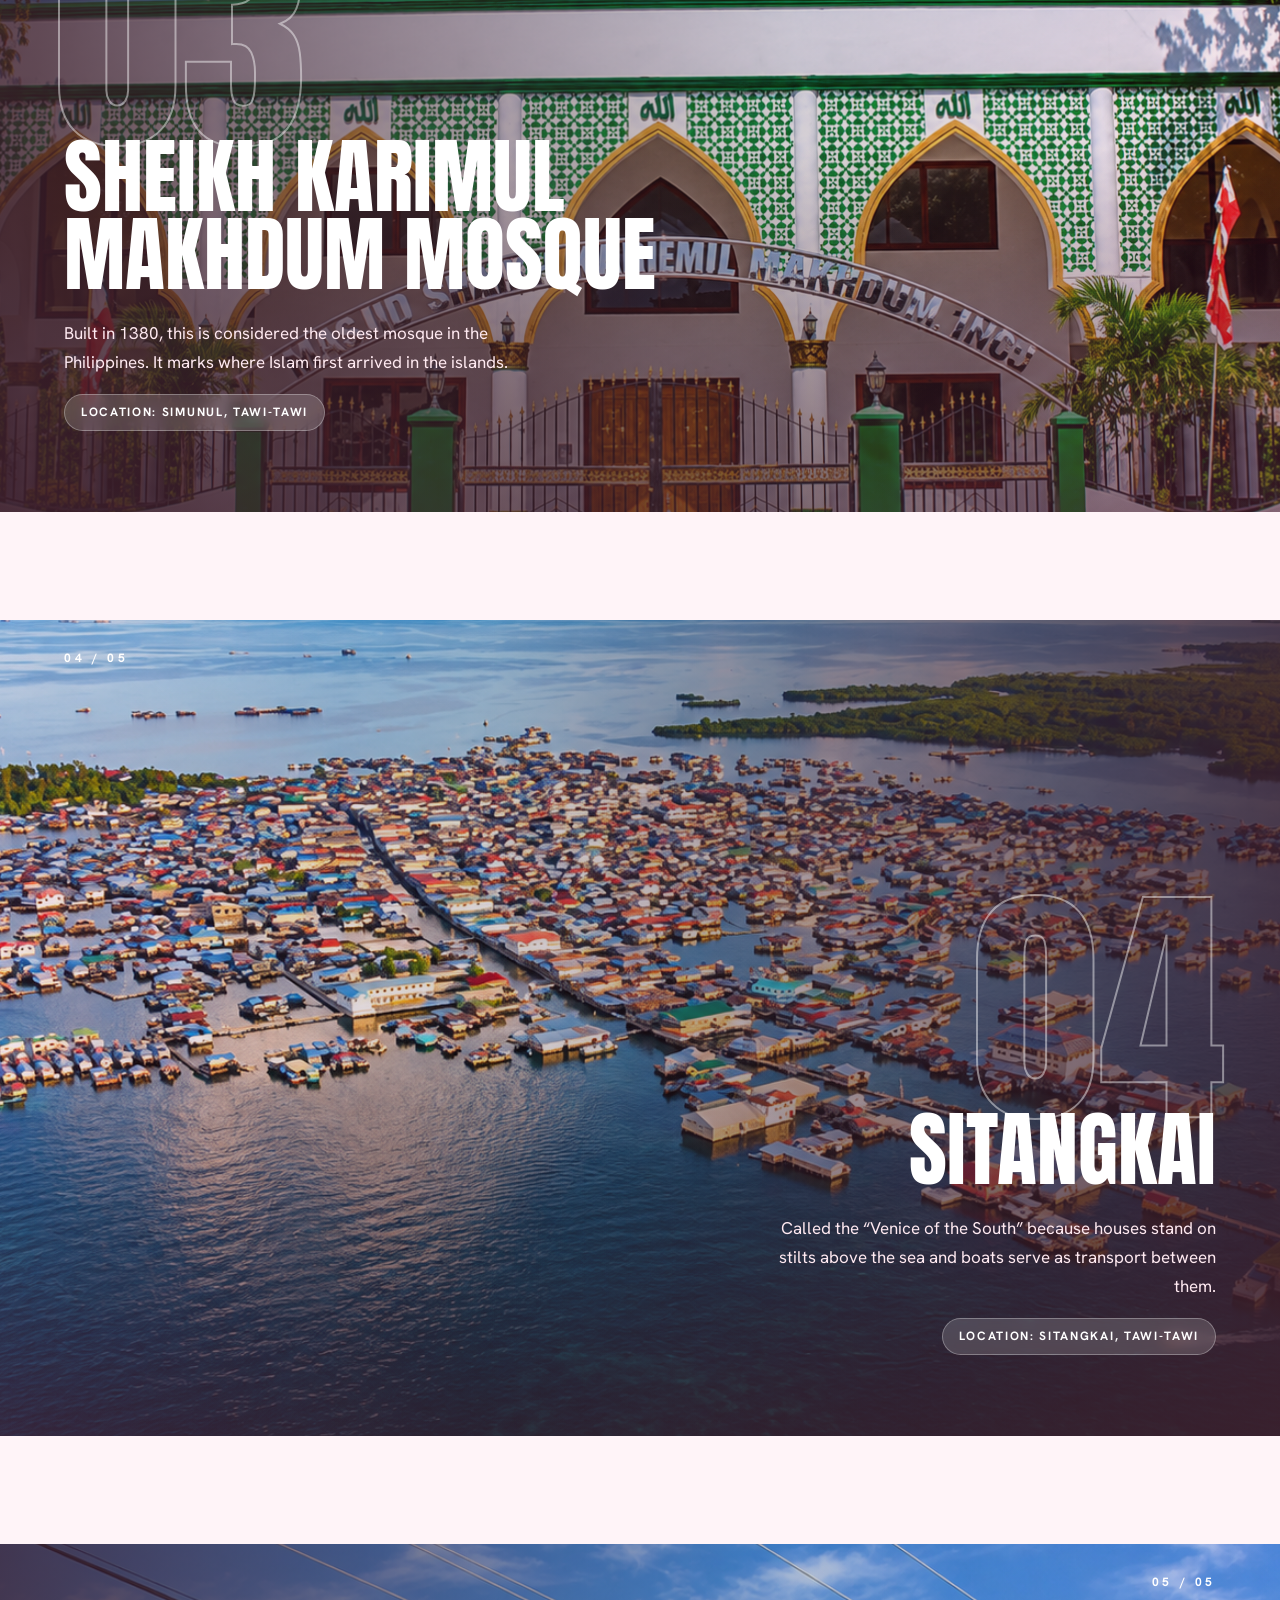
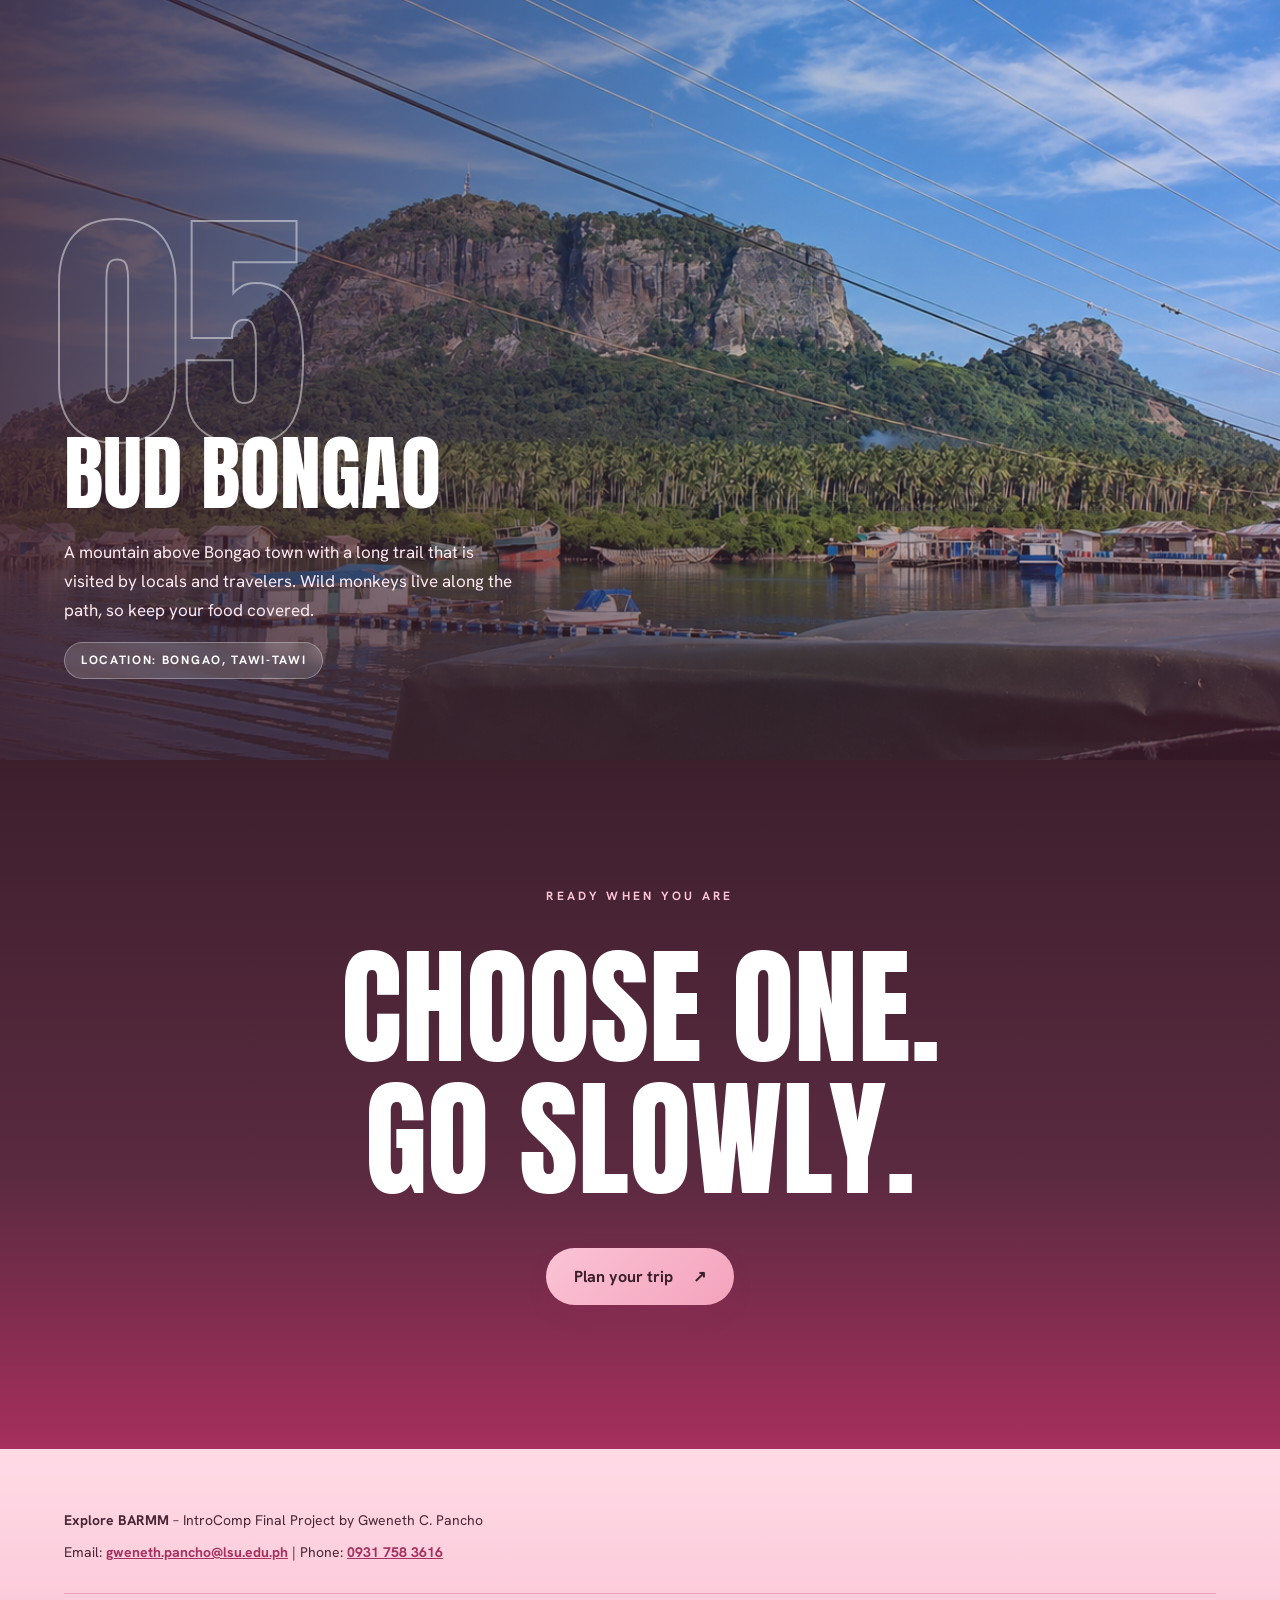
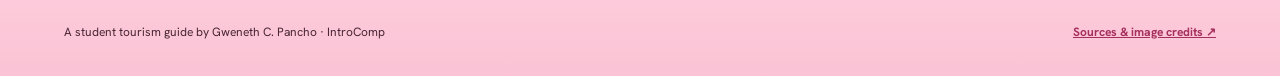
<file: destinations.html>
<!DOCTYPE html>
<!-- Student Name: Pancho, Gweneth C. -->
<html lang="en">
<head>
  <meta charset="UTF-8">
  <meta name="viewport" content="width=device-width, initial-scale=1.0">
  <meta name="author" content="Gweneth C. Pancho">
  <title>Popular Destinations | Explore BARMM</title>
  <link rel="preconnect" href="https://fonts.googleapis.com">
  <link href="https://fonts.googleapis.com/css2?family=Hanken+Grotesk:wght@400;700&family=Young+Serif&display=swap" rel="stylesheet">
  <link rel="icon" type="image/svg+xml" href="assets/icons/icon-culture.svg">
  <link rel="stylesheet" href="styles.css">
  <link href="https://fonts.googleapis.com/css2?family=Anton&display=swap" rel="stylesheet">
</head>
<body><a class="skip-link" href="#main">Skip to content</a>
  <!-- Site header and navigation -->
  <header class="site-header">
    <div class="container site-header-inner">
      <a class="site-brand" href="index.html"><span class="brand-mark" aria-hidden="true">✦</span> Explore BARMM</a>
      <nav aria-label="Main navigation">
        <ul class="main-nav-list">
          <li><a class="main-nav-link" href="index.html">Home</a></li>
          <li><a class="main-nav-link is-current" href="destinations.html" aria-current="page">Destinations</a></li>
          <li><a class="main-nav-link" href="activities.html">Activities</a></li>
          <li><a class="main-nav-link" href="history.html">History &amp; Culture</a></li>
          <li><a class="main-nav-link nav-cta" href="plan-trip.html">Plan Your Trip</a></li>
        </ul>
      </nav>
    </div>
  </header>

  <main id="main" class="dest-page">
    <!-- Cinematic opening -->
    <section class="d-hero" aria-labelledby="d-title">
      <img class="d-hero-img" src="assets/images/sitangkai-stilt-village.png" width="1600" height="1000" alt="" fetchpriority="high">
      <div class="d-hero-shade" aria-hidden="true"></div>
      <div class="grain" aria-hidden="true"></div>
      <div class="lb lb-top" aria-hidden="true"></div>
      <div class="lb lb-bottom" aria-hidden="true"></div>
      <div class="d-hero-text">
        <p class="d-kicker">Five places · One region</p>
        <h1 id="d-title" class="d-title">Popular <span>Destinations</span></h1>
        <p class="d-sub">Lakes, mosques and island villages of the Bangsamoro.</p>
      </div>
      <p class="d-scroll" aria-hidden="true"><i></i>Scroll</p>
    </section>

    <!-- Marquee -->
    <div class="marquee" aria-hidden="true">
      <div class="marquee-track">
        <span>Lake Lanao</span><span>Grand Mosque</span><span>Simunul</span><span>Sitangkai</span><span>Bud Bongao</span>
        <span>Lake Lanao</span><span>Grand Mosque</span><span>Simunul</span><span>Sitangkai</span><span>Bud Bongao</span>
      </div>
    </div>

    <!-- Destination panels: each one slides up and covers the last -->
    <div class="dest-stack">
      <div class="dest-pin">
      <article class="dest" id="lake-lanao">
        <div class="dest-stage">
          <div class="dest-media"><img src="assets/images/lake-lanao-marawi.png" width="1600" height="1000" alt="View of Lake Lanao"></div>
          <div class="dest-shade"></div>
          <p class="dest-count">01 / 05</p>
          <div class="dest-copy">
            <span class="dest-num" aria-hidden="true">01</span>
            <h2 class="dest-name"><span class="mask"><span>Lake Lanao</span></span></h2>
            <p class="dest-text">The largest lake in Mindanao and the center of Maranao life. Its shores are home to rich traditions in weaving, brasswork and okir wood carving.</p>
            <p class="dest-loc">Location: Marawi City and Lanao del Sur</p>
          </div>
        </div>
      </article>
      <article class="dest right" id="grand-mosque">
        <div class="dest-stage">
          <div class="dest-media"><img src="assets/images/grand-mosque-cotabato-city.jpg" width="1600" height="1000" alt="View of Sultan Haji Hassanal Bolkiah Masjid"></div>
          <div class="dest-shade"></div>
          <p class="dest-count">02 / 05</p>
          <div class="dest-copy">
            <span class="dest-num" aria-hidden="true">02</span>
            <h2 class="dest-name"><span class="mask"><span>Sultan Haji Hassanal Bolkiah Masjid</span></span></h2>
            <p class="dest-text">Also called the Grand Mosque, it is one of the largest mosques in the country. Its golden dome and tall minarets stand out in the city skyline.</p>
            <p class="dest-loc">Location: Cotabato City</p>
          </div>
        </div>
      </article>
      <article class="dest" id="simunul">
        <div class="dest-stage">
          <div class="dest-media"><img src="assets/images/simunul-island-mosque.png" width="1600" height="1000" alt="View of Sheikh Karimul Makhdum Mosque"></div>
          <div class="dest-shade"></div>
          <p class="dest-count">03 / 05</p>
          <div class="dest-copy">
            <span class="dest-num" aria-hidden="true">03</span>
            <h2 class="dest-name"><span class="mask"><span>Sheikh Karimul Makhdum Mosque</span></span></h2>
            <p class="dest-text">Built in 1380, this is considered the oldest mosque in the Philippines. It marks where Islam first arrived in the islands.</p>
            <p class="dest-loc">Location: Simunul, Tawi-Tawi</p>
          </div>
        </div>
      </article>
      <article class="dest right" id="sitangkai">
        <div class="dest-stage">
          <div class="dest-media"><img src="assets/images/sitangkai-stilt-village.png" width="1600" height="1000" alt="View of Sitangkai"></div>
          <div class="dest-shade"></div>
          <p class="dest-count">04 / 05</p>
          <div class="dest-copy">
            <span class="dest-num" aria-hidden="true">04</span>
            <h2 class="dest-name"><span class="mask"><span>Sitangkai</span></span></h2>
            <p class="dest-text">Called the &ldquo;Venice of the South&rdquo; because houses stand on stilts above the sea and boats serve as transport between them.</p>
            <p class="dest-loc">Location: Sitangkai, Tawi-Tawi</p>
          </div>
        </div>
      </article>
      <article class="dest" id="bud-bongao">
        <div class="dest-stage">
          <div class="dest-media"><img src="assets/images/bud-bongao-tawi-tawi.jpg" width="1600" height="1000" alt="View of Bud Bongao"></div>
          <div class="dest-shade"></div>
          <p class="dest-count">05 / 05</p>
          <div class="dest-copy">
            <span class="dest-num" aria-hidden="true">05</span>
            <h2 class="dest-name"><span class="mask"><span>Bud Bongao</span></span></h2>
            <p class="dest-text">A mountain above Bongao town with a long trail that is visited by locals and travelers. Wild monkeys live along the path, so keep your food covered.</p>
            <p class="dest-loc">Location: Bongao, Tawi-Tawi</p>
          </div>
        </div>
      </article>
    </div>
    </div>

    <!-- Closing call to action -->
    <section class="d-end" aria-label="Plan your trip">
      <p class="d-kicker">Ready when you are</p>
      <h2 class="d-end-title"><span class="mask"><span>Choose one.</span></span> <span class="mask"><span>Go slowly.</span></span></h2>
      <a class="button" href="plan-trip.html">Plan your trip <span>↗</span></a>
    </section>
  </main>

  <!-- Site footer -->
  <footer class="site-footer">
    <div class="container">
      <p class="footer-text"><strong>Explore BARMM</strong> &ndash; IntroComp Final Project by Gweneth C. Pancho</p>
      <p class="footer-text">Email: <a href="mailto:gweneth.pancho@lsu.edu.ph">gweneth.pancho@lsu.edu.ph</a> | Phone: <a href="tel:+639317583616">0931 758 3616</a></p>
    </div>
  <div class="container credit"><p>A student tourism guide by Gweneth C. Pancho · IntroComp</p><a href="history.html#sources">Sources &amp; image credits ↗</a></div><div class="sakura" aria-hidden="true"><span style="left:44.7%;width:10.0px;height:8.0px;animation-duration:11.8s,3.1s;animation-delay:-13.8s,-2.0s;opacity:0.76;--drift:63px"></span><span style="left:28.2%;width:16.6px;height:13.3px;animation-duration:11.0s,5.1s;animation-delay:-2.2s,-1.9s;opacity:0.79;--drift:88px"></span><span style="left:8.5%;width:15.4px;height:12.3px;animation-duration:11.0s,5.2s;animation-delay:-9.5s,-2.8s;opacity:0.74;--drift:46px"></span><span style="left:79.6%;width:14.3px;height:11.4px;animation-duration:9.1s,3.6s;animation-delay:-9.2s,-3.6s;opacity:0.56;--drift:57px"></span><span style="left:52.2%;width:22.4px;height:17.9px;animation-duration:9.9s,4.8s;animation-delay:-15.3s,-1.6s;opacity:0.91;--drift:31px"></span><span style="left:80.8%;width:20.0px;height:16.0px;animation-duration:17.5s,3.9s;animation-delay:-2.7s,-4.0s;opacity:0.93;--drift:81px"></span><span style="left:80.1%;width:24.0px;height:19.2px;animation-duration:12.9s,3.8s;animation-delay:-9.8s,-0.1s;opacity:0.93;--drift:88px"></span><span style="left:87.4%;width:14.9px;height:11.9px;animation-duration:9.0s,5.0s;animation-delay:-15.2s,-2.7s;opacity:0.82;--drift:66px"></span><span style="left:43.4%;width:21.9px;height:17.6px;animation-duration:17.3s,6.0s;animation-delay:-6.8s,-4.1s;opacity:0.75;--drift:46px"></span><span style="left:5.2%;width:10.7px;height:8.5px;animation-duration:16.4s,3.3s;animation-delay:-5.6s,-2.8s;opacity:0.70;--drift:63px"></span><span style="left:37.9%;width:11.5px;height:9.2px;animation-duration:10.6s,4.7s;animation-delay:-8.8s,-4.6s;opacity:0.59;--drift:99px"></span><span style="left:77.4%;width:23.9px;height:19.1px;animation-duration:14.1s,4.1s;animation-delay:-13.8s,-3.2s;opacity:0.75;--drift:51px"></span><span style="left:25.7%;width:17.5px;height:14.0px;animation-duration:17.7s,4.7s;animation-delay:-14.6s,-0.7s;opacity:0.61;--drift:97px"></span><span style="left:28.8%;width:19.7px;height:15.7px;animation-duration:16.4s,4.1s;animation-delay:-14.1s,-2.4s;opacity:0.75;--drift:46px"></span><span style="left:79.8%;width:11.4px;height:9.1px;animation-duration:16.9s,3.8s;animation-delay:-12.1s,-1.7s;opacity:0.89;--drift:60px"></span><span style="left:2.0%;width:10.0px;height:8.0px;animation-duration:9.3s,4.7s;animation-delay:-4.7s,-4.0s;opacity:0.68;--drift:75px"></span><span style="left:49.3%;width:23.9px;height:19.1px;animation-duration:15.8s,3.5s;animation-delay:-10.5s,-2.5s;opacity:0.65;--drift:49px"></span><span style="left:62.3%;width:17.0px;height:13.6px;animation-duration:13.1s,3.9s;animation-delay:-7.9s,-2.5s;opacity:0.60;--drift:74px"></span><span style="left:49.6%;width:21.4px;height:17.1px;animation-duration:14.0s,3.6s;animation-delay:-12.4s,-1.9s;opacity:0.59;--drift:70px"></span><span style="left:19.7%;width:15.4px;height:12.3px;animation-duration:13.6s,5.8s;animation-delay:-6.3s,-0.8s;opacity:0.89;--drift:88px"></span><span style="left:24.1%;width:20.2px;height:16.1px;animation-duration:11.5s,3.7s;animation-delay:-5.0s,-4.6s;opacity:0.83;--drift:69px"></span><span style="left:51.3%;width:15.9px;height:12.7px;animation-duration:13.0s,5.2s;animation-delay:-0.2s,-3.9s;opacity:0.86;--drift:31px"></span></div></footer>
</body>
</html>
</file>
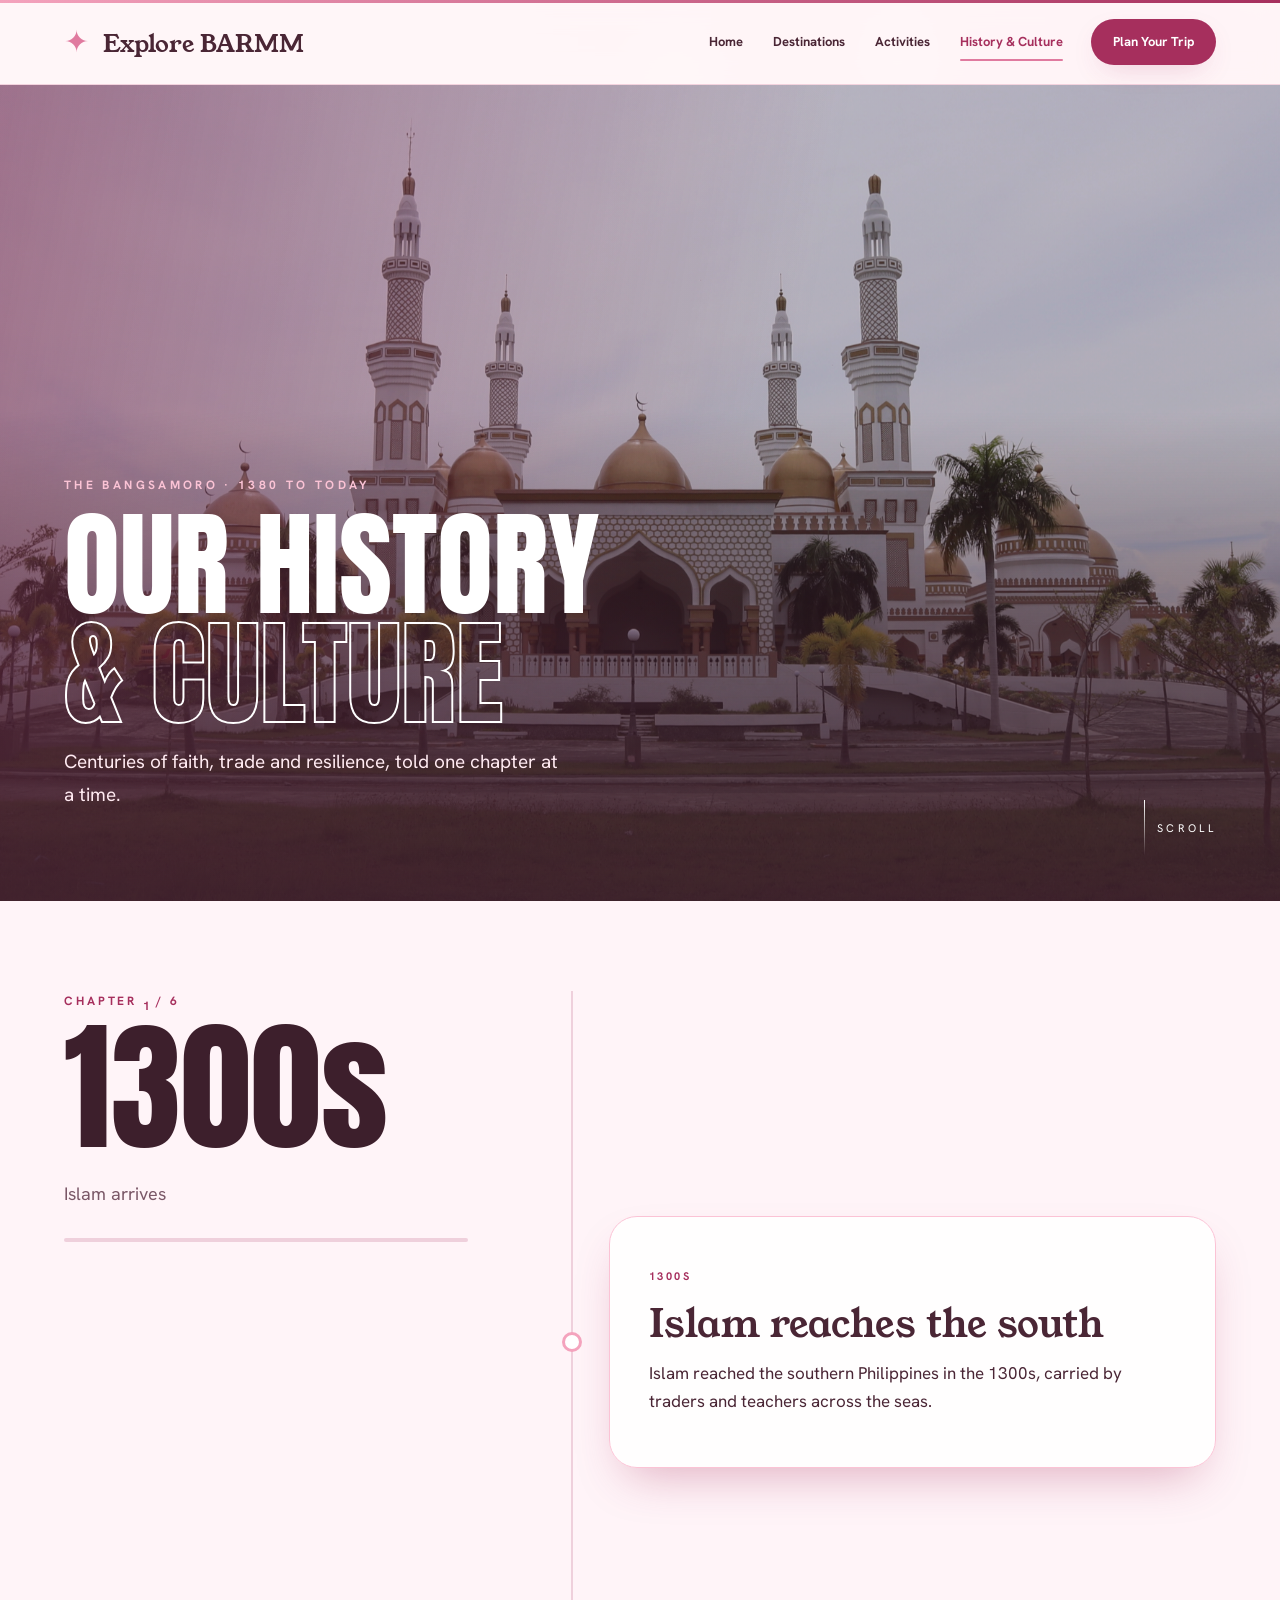
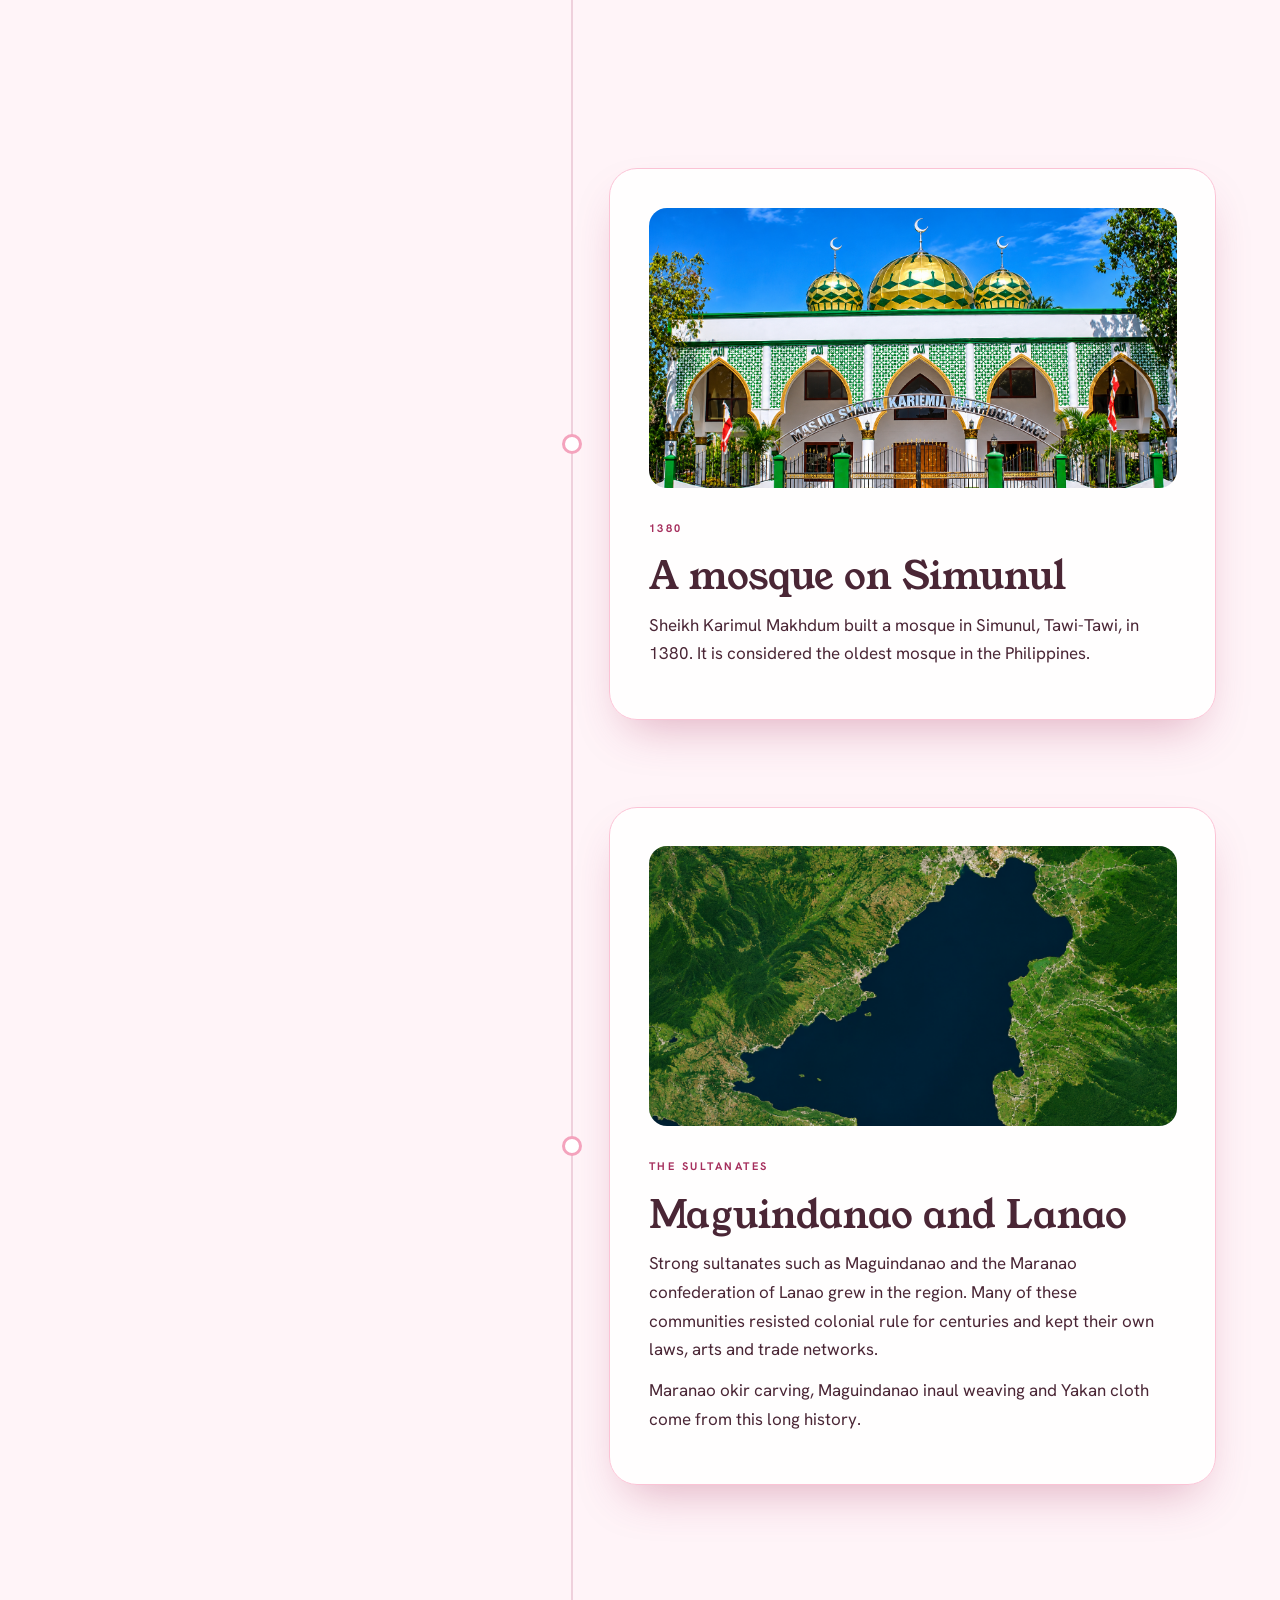
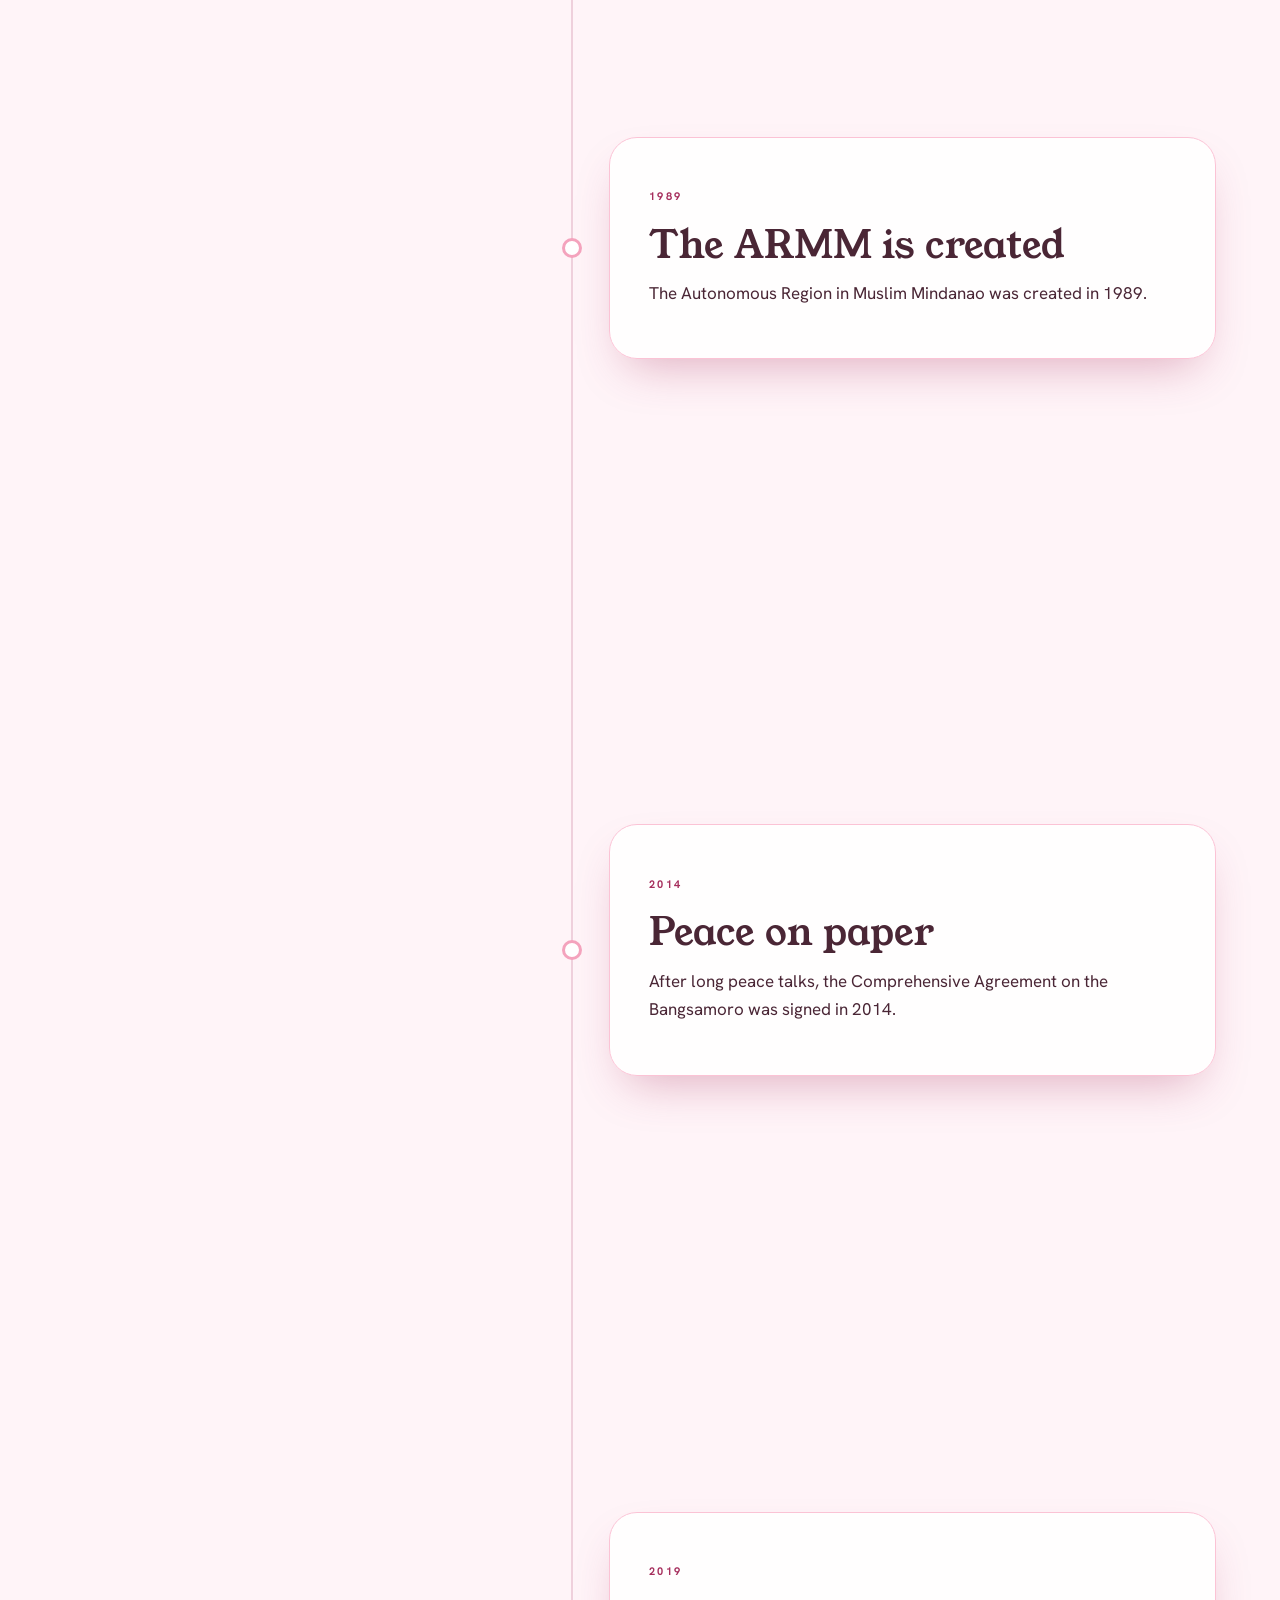
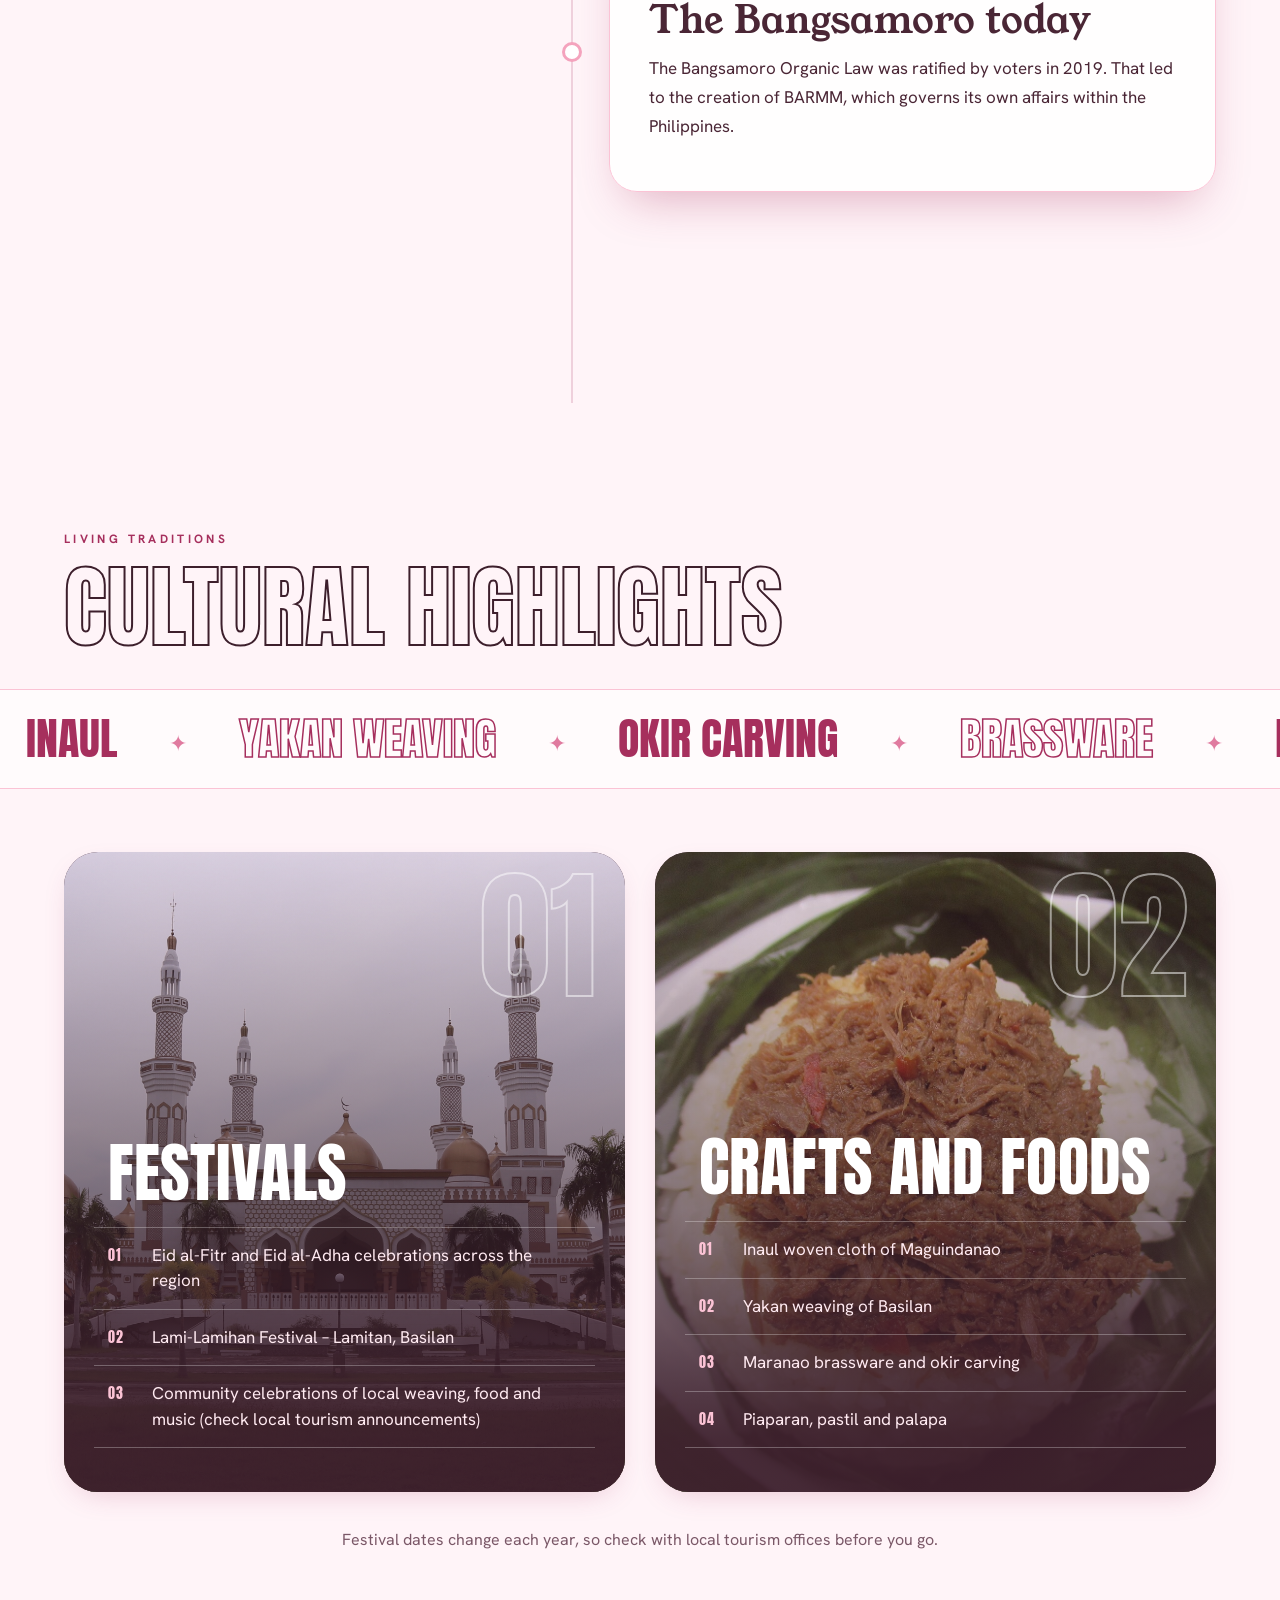
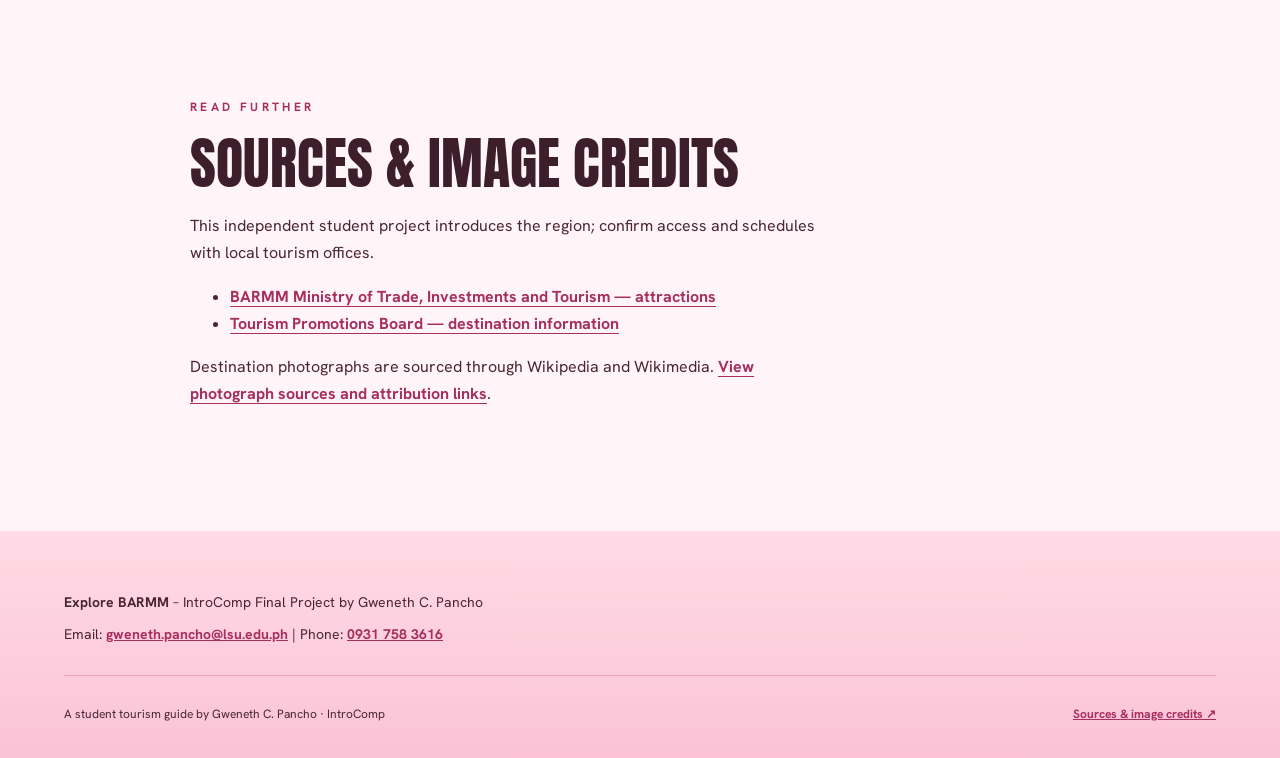
<file: history.html>
<!DOCTYPE html>
<!-- Student Name: Pancho, Gweneth C. -->
<html lang="en">
<head>
  <meta charset="UTF-8">
  <meta name="viewport" content="width=device-width, initial-scale=1.0">
  <meta name="author" content="Gweneth C. Pancho">
  <title>Our History & Culture | Explore BARMM</title>
  <link rel="preconnect" href="https://fonts.googleapis.com">
  <link href="https://fonts.googleapis.com/css2?family=Hanken+Grotesk:wght@400;700&family=Young+Serif&display=swap" rel="stylesheet">
  <link rel="icon" type="image/svg+xml" href="assets/icons/icon-culture.svg">
  <link rel="stylesheet" href="styles.css">
  <link href="https://fonts.googleapis.com/css2?family=Anton&display=swap" rel="stylesheet">
</head>
<body><a class="skip-link" href="#main">Skip to content</a>
  <!-- Site header and navigation -->
  <header class="site-header">
    <div class="container site-header-inner">
      <a class="site-brand" href="index.html"><span class="brand-mark" aria-hidden="true">✦</span> Explore BARMM</a>
      <nav aria-label="Main navigation">
        <ul class="main-nav-list">
          <li><a class="main-nav-link" href="index.html">Home</a></li>
          <li><a class="main-nav-link" href="destinations.html">Destinations</a></li>
          <li><a class="main-nav-link" href="activities.html">Activities</a></li>
          <li><a class="main-nav-link is-current" href="history.html" aria-current="page">History &amp; Culture</a></li>
          <li><a class="main-nav-link nav-cta" href="plan-trip.html">Plan Your Trip</a></li>
        </ul>
      </nav>
    </div>
  </header>

  <main id="main" class="hist-page">
    <!-- Opening -->
    <section class="h-hero" aria-labelledby="h-title">
      <img class="h-hero-img" src="assets/images/grand-mosque-cotabato-city.jpg" width="1600" height="1000" alt="" fetchpriority="high">
      <div class="h-hero-shade" aria-hidden="true"></div>
      <div class="h-hero-text">
        <p class="h-kicker">The Bangsamoro · 1380 to today</p>
        <h1 id="h-title" class="h-title"><span class="h-l1">Our History</span> <span class="h-l2">&amp; Culture</span></h1>
        <p class="h-lede">Centuries of faith, trade and resilience, told one chapter at a time.</p>
      </div>
      <p class="h-scroll" aria-hidden="true"><i></i>Scroll</p>
    </section>

    <!-- Timeline: a sticky year changes as each chapter passes -->
    <section class="tl" aria-label="Timeline of Bangsamoro history">
      <div class="tl-wrap">
        <div class="tl-side" aria-hidden="true">
          <p class="tl-eyebrow">Chapter <span class="cnt"><b>1</b><b>2</b><b>3</b><b>4</b><b>5</b><b>6</b></span> / 6</p>
          <div class="tl-year"><span class="yr">1300s</span><span class="yr">1380</span><span class="yr long">Sultanates</span><span class="yr">1989</span><span class="yr">2014</span><span class="yr">2019</span></div>
          <p class="tl-label"><span class="tl-lbl">Islam arrives</span><span class="tl-lbl">The oldest mosque</span><span class="tl-lbl">Strong sultanates</span><span class="tl-lbl">A first autonomous region</span><span class="tl-lbl">A peace agreement</span><span class="tl-lbl">BARMM begins</span></p>
          <div class="tl-progress"><i></i></div>
        </div>
        <ol class="tl-list">
          <li class="tl-item" data-year="1300s" data-label="Islam arrives">
            <article class="tl-card">
              <p class="eyebrow">1300s</p>
              <h2>Islam reaches the south</h2>
              <p>Islam reached the southern Philippines in the 1300s, carried by traders and teachers across the seas.</p>
            </article>
          </li>
          <li class="tl-item" data-year="1380" data-label="The oldest mosque">
            <article class="tl-card">
              <img class="tl-photo" src="assets/images/simunul-island-mosque.png" width="900" height="560" alt="Sheikh Karimul Makhdum Mosque in Simunul" loading="lazy">
              <p class="eyebrow">1380</p>
              <h2>A mosque on Simunul</h2>
              <p>Sheikh Karimul Makhdum built a mosque in Simunul, Tawi-Tawi, in 1380. It is considered the oldest mosque in the Philippines.</p>
            </article>
          </li>
          <li class="tl-item" data-year="Sultanates" data-label="Strong sultanates">
            <article class="tl-card">
              <img class="tl-photo" src="assets/images/lake-lanao-marawi.png" width="900" height="560" alt="Lake Lanao" loading="lazy">
              <p class="eyebrow">The sultanates</p>
              <h2>Maguindanao and Lanao</h2>
              <p>Strong sultanates such as Maguindanao and the Maranao confederation of Lanao grew in the region. Many of these communities resisted colonial rule for centuries and kept their own laws, arts and trade networks.</p>
              <p>Maranao okir carving, Maguindanao inaul weaving and Yakan cloth come from this long history.</p>
            </article>
          </li>
          <li class="tl-item" data-year="1989" data-label="A first autonomous region">
            <article class="tl-card">
              <p class="eyebrow">1989</p>
              <h2>The ARMM is created</h2>
              <p>The Autonomous Region in Muslim Mindanao was created in 1989.</p>
            </article>
          </li>
          <li class="tl-item" data-year="2014" data-label="A peace agreement">
            <article class="tl-card">
              <p class="eyebrow">2014</p>
              <h2>Peace on paper</h2>
              <p>After long peace talks, the Comprehensive Agreement on the Bangsamoro was signed in 2014.</p>
            </article>
          </li>
          <li class="tl-item" data-year="2019" data-label="BARMM begins">
            <article class="tl-card">
              <p class="eyebrow">2019</p>
              <h2>The Bangsamoro today</h2>
              <p>The Bangsamoro Organic Law was ratified by voters in 2019. That led to the creation of BARMM, which governs its own affairs within the Philippines.</p>
            </article>
          </li>
        </ol>
      </div>
    </section>

    <!-- Culture -->
    <section class="cul" aria-labelledby="cul-title">
      <div class="cul-head">
        <p class="h-kicker dark">Living traditions</p>
        <h2 id="cul-title" class="cul-title">Cultural highlights</h2>
      </div>
      <div class="cul-marquee" aria-hidden="true">
        <div class="cul-track"><span>Inaul</span><span>Yakan weaving</span><span>Okir carving</span><span>Brassware</span><span>Piaparan</span><span>Pastil</span><span>Palapa</span><span>Inaul</span><span>Yakan weaving</span><span>Okir carving</span><span>Brassware</span><span>Piaparan</span><span>Pastil</span><span>Palapa</span></div>
      </div>
      <div class="cul-grid">
        <article class="cul-card">
          <div class="cul-bg"><img src="assets/images/grand-mosque-cotabato-city.jpg" width="1200" height="900" alt="" loading="lazy"></div>
          <div class="cul-shade"></div>
          <span class="cul-num" aria-hidden="true">01</span>
          <div class="cul-body">
            <h3>Festivals</h3>
            <ul class="cul-rows">
              <li><a href="https://en.wikipedia.org/wiki/Eid_al-Fitr" target="_blank" rel="noopener noreferrer"><span>01</span>Eid al-Fitr and Eid al-Adha celebrations across the region</a></li>
              <li><a href="https://en.wikipedia.org/wiki/Lamitan" target="_blank" rel="noopener noreferrer"><span>02</span>Lami-Lamihan Festival &ndash; Lamitan, Basilan</a></li>
              <li><a href="https://mtit.bangsamoro.gov.ph/kb/what-are-the-main-tourist-attractions-in-barmm/" target="_blank" rel="noopener noreferrer"><span>03</span>Community celebrations of local weaving, food and music (check local tourism announcements)</a></li>
            </ul>
          </div>
        </article>
        <article class="cul-card">
          <div class="cul-bg"><img src="assets/images/pastil-mindanao.jpg" width="1200" height="900" alt="Pastil, rice with shredded chicken wrapped in banana leaf" loading="lazy"></div>
          <div class="cul-shade"></div>
          <span class="cul-num" aria-hidden="true">02</span>
          <div class="cul-body">
            <h3>Crafts and Foods</h3>
            <ul class="cul-rows">
              <li><a href="https://en.wikipedia.org/wiki/Malong" target="_blank" rel="noopener noreferrer"><span>01</span>Inaul woven cloth of Maguindanao</a></li>
              <li><a href="https://en.wikipedia.org/wiki/Yakan_people" target="_blank" rel="noopener noreferrer"><span>02</span>Yakan weaving of Basilan</a></li>
              <li><a href="https://en.wikipedia.org/wiki/Okir" target="_blank" rel="noopener noreferrer"><span>03</span>Maranao brassware and okir carving</a></li>
              <li><a href="https://en.wikipedia.org/wiki/Piaparan" target="_blank" rel="noopener noreferrer"><span>04</span>Piaparan, pastil and palapa</a></li>
            </ul>
          </div>
        </article>
      </div>
      <p class="cul-note">Festival dates change each year, so check with local tourism offices before you go.</p>
    </section>

    <section id="sources" class="h-sources" aria-labelledby="src-title">
      <p class="h-kicker dark">Read further</p>
      <h2 id="src-title" class="src-title">Sources &amp; image credits</h2>
      <p>This independent student project introduces the region; confirm access and schedules with local tourism offices.</p>
      <ul>
        <li><a href="https://mtit.bangsamoro.gov.ph/kb/what-are-the-main-tourist-attractions-in-barmm/">BARMM Ministry of Trade, Investments and Tourism — attractions</a></li>
        <li><a href="https://phworldexpo.tpb.gov.ph/ph-scrim-bangsamoro-autonomous-region-in-muslim-mindanao/">Tourism Promotions Board — destination information</a></li>
      </ul>
      <p>Destination photographs are sourced through Wikipedia and Wikimedia. <a href="image-credits.txt">View photograph sources and attribution links</a>.</p>
    </section>
  </main>

  <!-- Site footer -->
  <footer class="site-footer">
    <div class="container">
      <p class="footer-text"><strong>Explore BARMM</strong> &ndash; IntroComp Final Project by Gweneth C. Pancho</p>
      <p class="footer-text">Email: <a href="mailto:gweneth.pancho@lsu.edu.ph">gweneth.pancho@lsu.edu.ph</a> | Phone: <a href="tel:+639317583616">0931 758 3616</a></p>
    </div>
  <div class="container credit"><p>A student tourism guide by Gweneth C. Pancho · IntroComp</p><a href="history.html#sources">Sources &amp; image credits ↗</a></div><div class="sakura" aria-hidden="true"><span style="left:48.6%;width:21.0px;height:16.8px;animation-duration:14.5s,3.0s;animation-delay:-13.5s,-4.9s;opacity:0.91;--drift:47px"></span><span style="left:36.8%;width:12.4px;height:9.9px;animation-duration:13.3s,6.0s;animation-delay:-12.0s,-2.3s;opacity:0.62;--drift:70px"></span><span style="left:99.3%;width:18.5px;height:14.8px;animation-duration:11.8s,3.3s;animation-delay:-7.4s,-4.8s;opacity:0.88;--drift:35px"></span><span style="left:72.4%;width:18.1px;height:14.5px;animation-duration:16.7s,4.5s;animation-delay:-5.8s,-0.9s;opacity:0.91;--drift:76px"></span><span style="left:55.4%;width:11.9px;height:9.5px;animation-duration:12.1s,4.9s;animation-delay:-13.4s,-0.1s;opacity:0.77;--drift:91px"></span><span style="left:77.2%;width:21.3px;height:17.0px;animation-duration:10.4s,3.6s;animation-delay:-11.9s,-3.9s;opacity:0.59;--drift:80px"></span><span style="left:37.8%;width:21.9px;height:17.5px;animation-duration:12.1s,4.5s;animation-delay:-3.1s,-0.4s;opacity:0.76;--drift:85px"></span><span style="left:53.1%;width:23.8px;height:19.0px;animation-duration:17.6s,5.6s;animation-delay:-5.9s,-4.5s;opacity:0.74;--drift:76px"></span><span style="left:83.7%;width:19.8px;height:15.8px;animation-duration:10.3s,5.6s;animation-delay:-0.3s,-1.6s;opacity:0.95;--drift:78px"></span><span style="left:78.0%;width:23.1px;height:18.5px;animation-duration:9.1s,3.0s;animation-delay:-8.1s,-0.0s;opacity:0.75;--drift:72px"></span><span style="left:48.6%;width:17.1px;height:13.7px;animation-duration:11.3s,3.6s;animation-delay:-12.8s,-0.6s;opacity:0.57;--drift:93px"></span><span style="left:92.5%;width:15.7px;height:12.5px;animation-duration:12.2s,4.0s;animation-delay:-14.3s,-1.4s;opacity:0.74;--drift:60px"></span><span style="left:96.1%;width:14.0px;height:11.2px;animation-duration:14.5s,3.4s;animation-delay:-8.7s,-3.1s;opacity:0.81;--drift:37px"></span><span style="left:12.4%;width:11.9px;height:9.5px;animation-duration:10.0s,5.4s;animation-delay:-11.0s,-0.1s;opacity:0.75;--drift:57px"></span><span style="left:94.6%;width:18.6px;height:14.8px;animation-duration:10.0s,5.2s;animation-delay:-13.9s,-4.1s;opacity:0.78;--drift:38px"></span><span style="left:98.2%;width:15.8px;height:12.6px;animation-duration:14.9s,5.2s;animation-delay:-10.5s,-1.4s;opacity:0.70;--drift:98px"></span><span style="left:58.0%;width:18.7px;height:15.0px;animation-duration:13.5s,4.5s;animation-delay:-11.2s,-1.5s;opacity:0.71;--drift:85px"></span><span style="left:46.8%;width:11.3px;height:9.0px;animation-duration:14.6s,5.2s;animation-delay:-9.2s,-3.9s;opacity:0.69;--drift:62px"></span><span style="left:12.5%;width:23.2px;height:18.6px;animation-duration:10.2s,4.4s;animation-delay:-7.8s,-4.1s;opacity:0.72;--drift:63px"></span><span style="left:73.9%;width:19.8px;height:15.8px;animation-duration:16.6s,3.2s;animation-delay:-5.2s,-4.6s;opacity:0.64;--drift:49px"></span><span style="left:86.1%;width:11.0px;height:8.8px;animation-duration:9.6s,5.4s;animation-delay:-6.2s,-2.2s;opacity:0.81;--drift:31px"></span><span style="left:39.2%;width:23.0px;height:18.4px;animation-duration:9.6s,4.0s;animation-delay:-8.6s,-0.3s;opacity:0.83;--drift:49px"></span></div></footer>
</body>
</html>
</file>
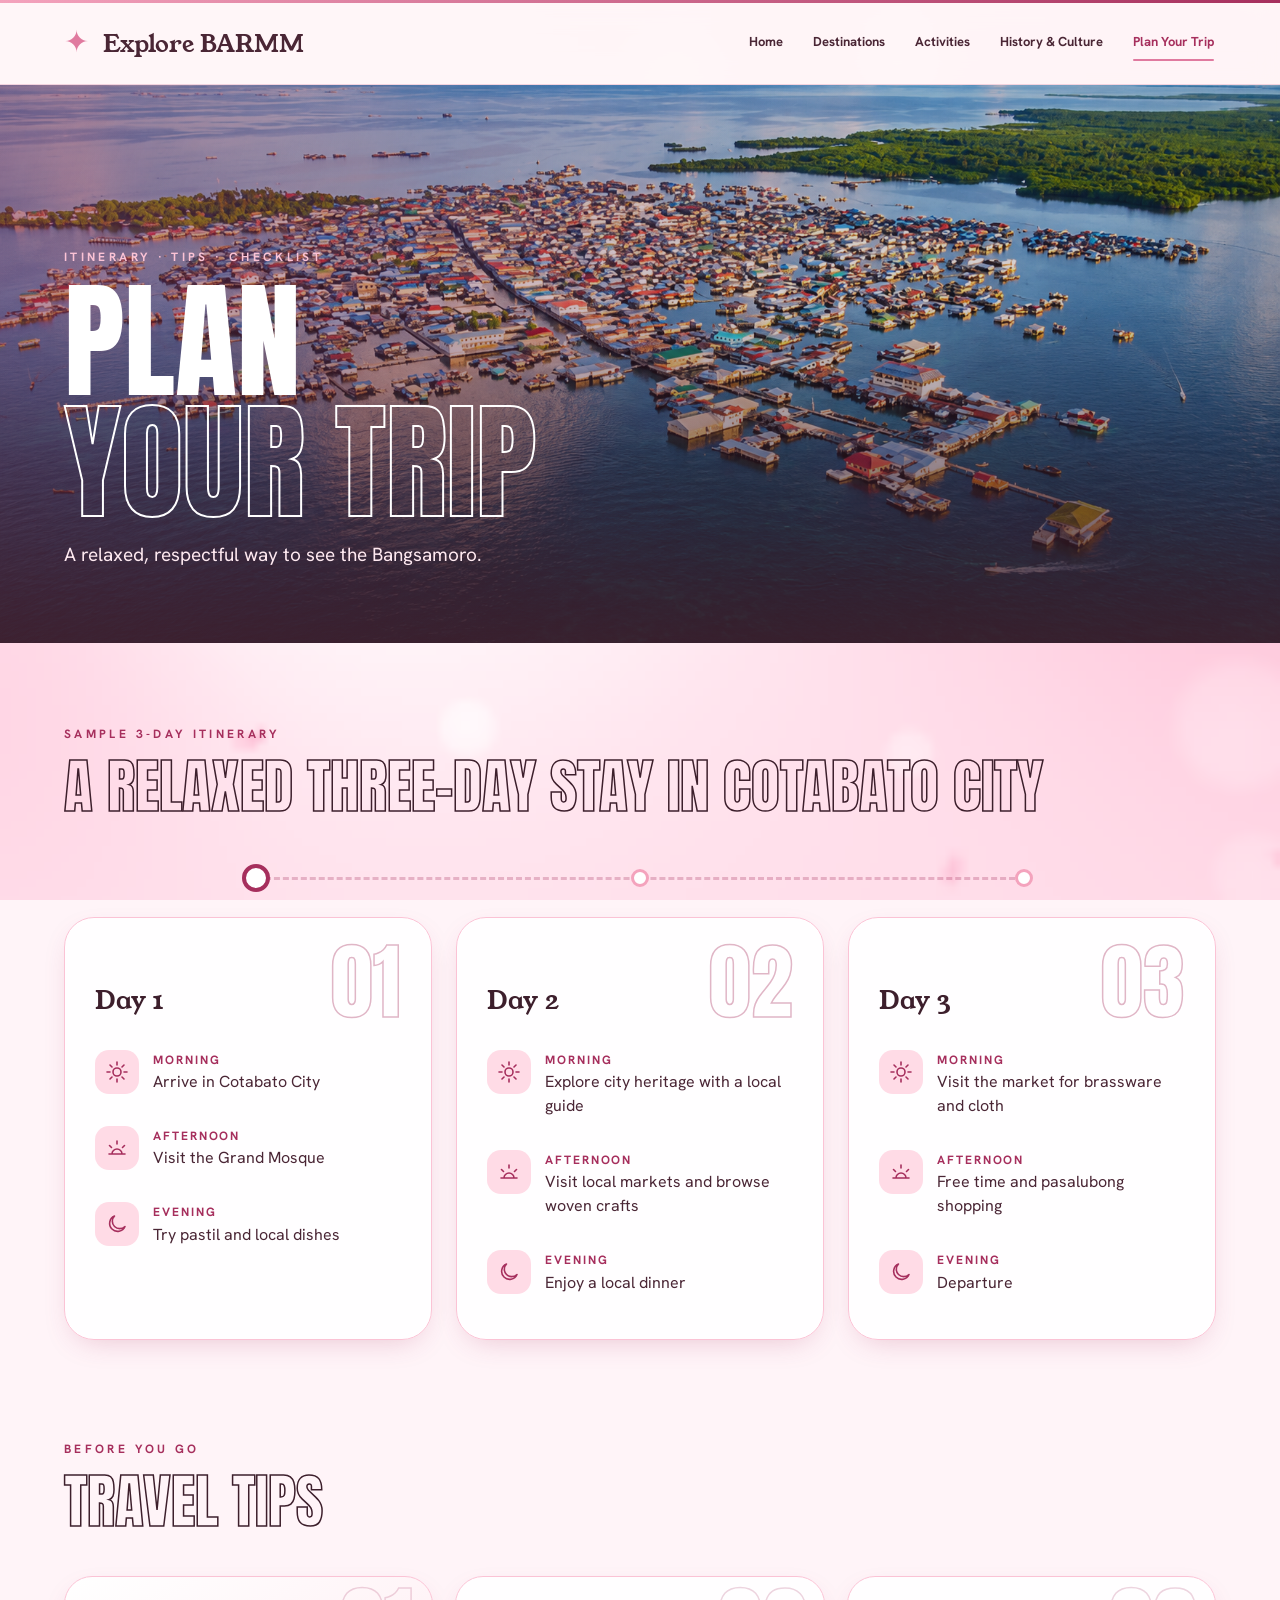
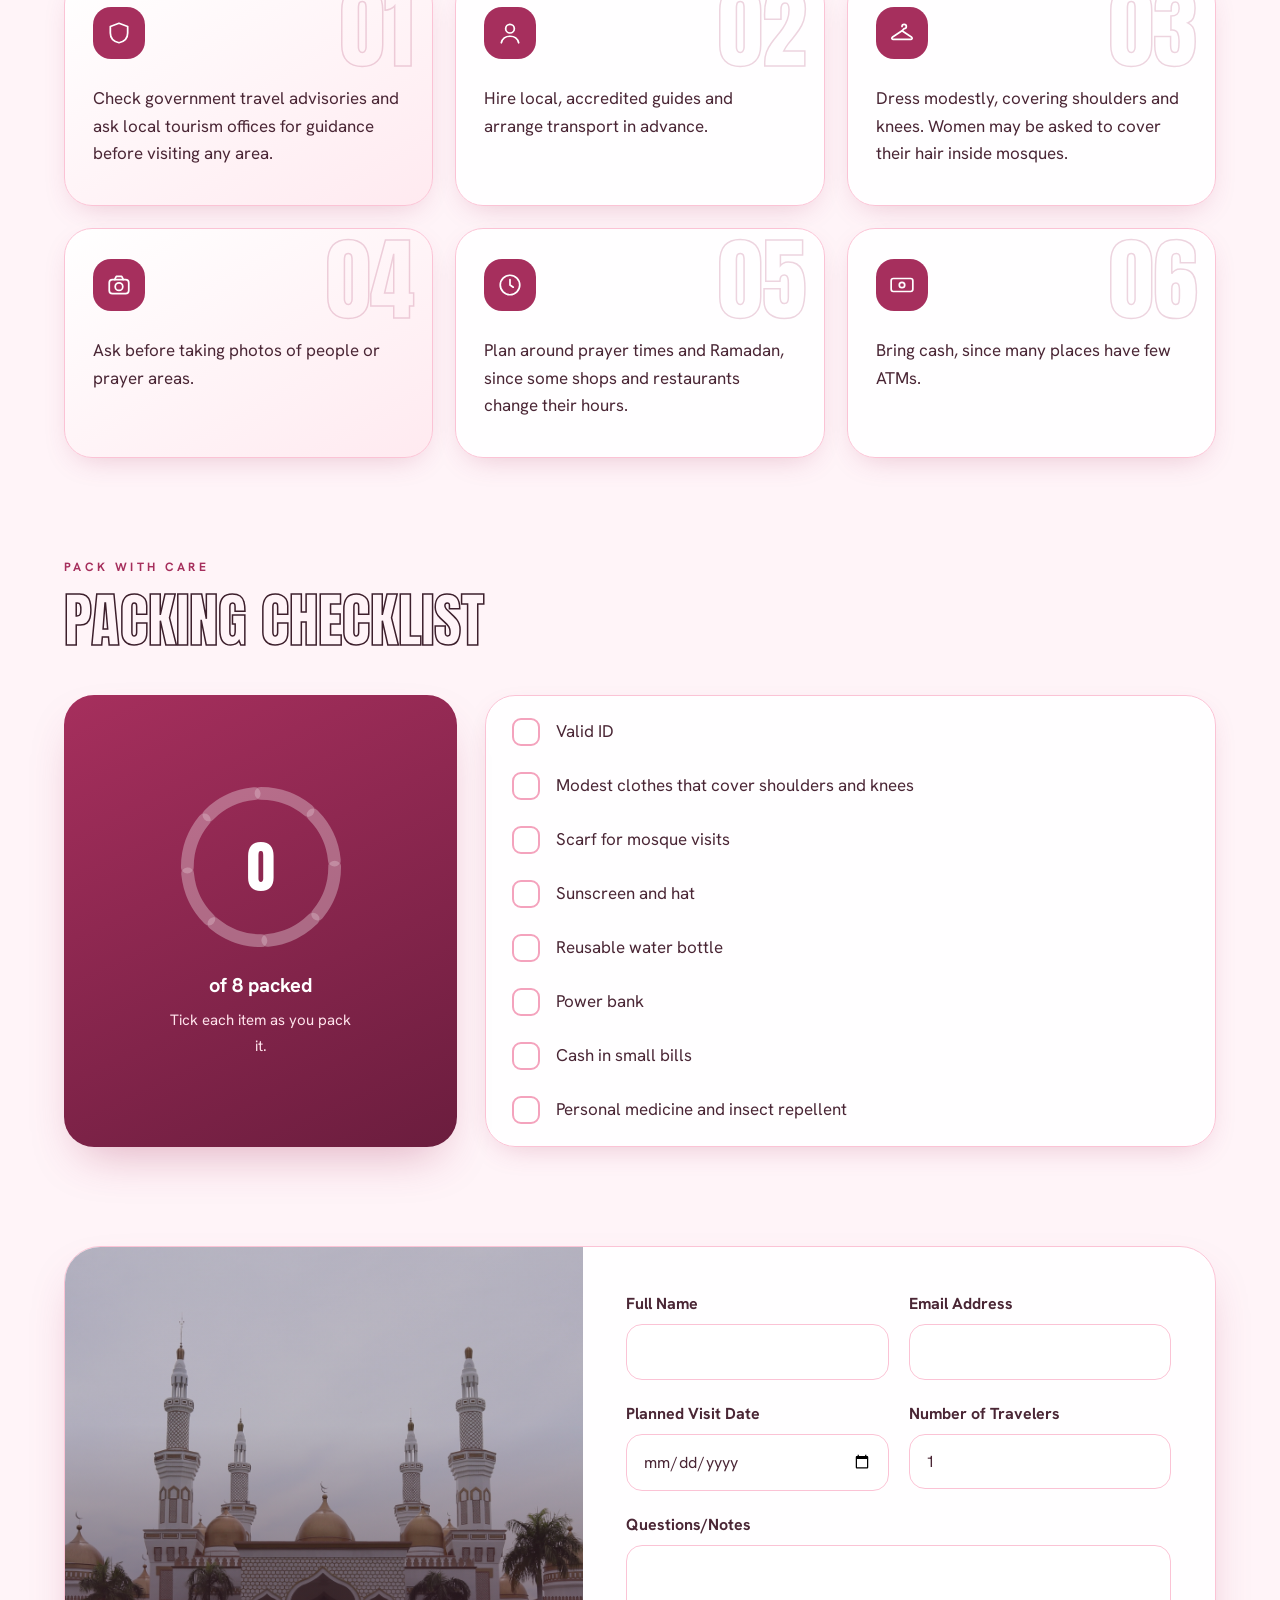
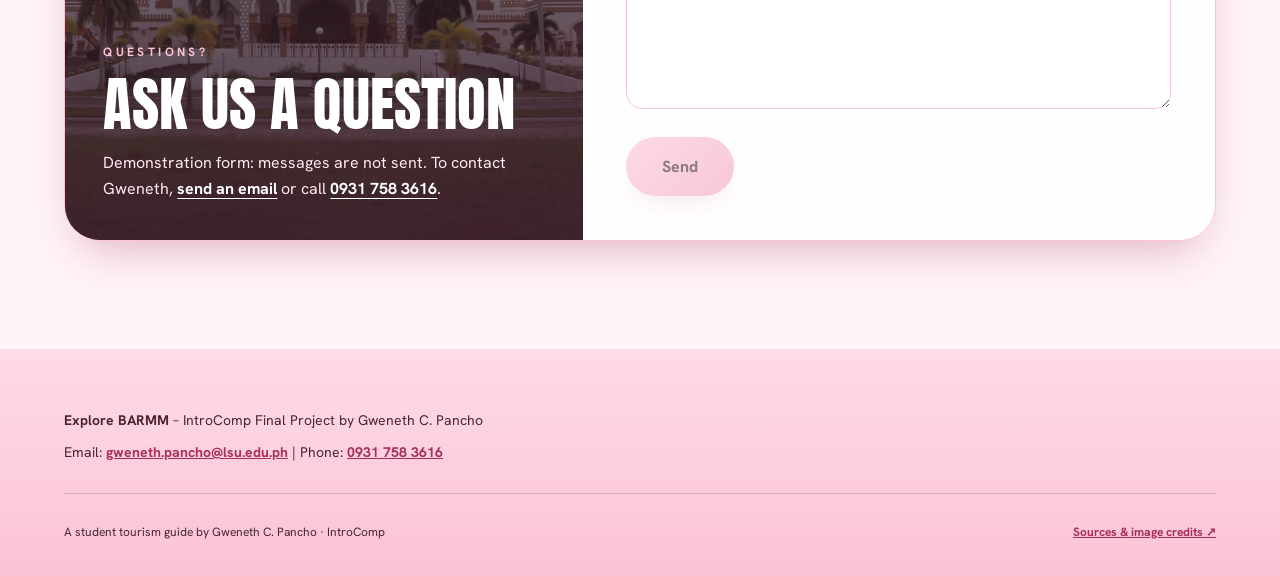
<file: plan-trip.html>
<!DOCTYPE html>
<!-- Student Name: Pancho, Gweneth C. -->
<html lang="en">
<head>
  <meta charset="UTF-8">
  <meta name="viewport" content="width=device-width, initial-scale=1.0">
  <meta name="author" content="Gweneth C. Pancho">
  <title>Plan Your Trip | Explore BARMM</title>
  <link rel="preconnect" href="https://fonts.googleapis.com">
  <link href="https://fonts.googleapis.com/css2?family=Hanken+Grotesk:wght@400;700&family=Young+Serif&display=swap" rel="stylesheet">
  <link rel="icon" type="image/svg+xml" href="assets/icons/icon-culture.svg">
  <link rel="stylesheet" href="styles.css">
  <link href="https://fonts.googleapis.com/css2?family=Anton&display=swap" rel="stylesheet">
</head>
<body><a class="skip-link" href="#main">Skip to content</a>
  <!-- Site header and navigation -->
  <header class="site-header">
    <div class="container site-header-inner">
      <a class="site-brand" href="index.html"><span class="brand-mark" aria-hidden="true">✦</span> Explore BARMM</a>
      <nav aria-label="Main navigation">
        <ul class="main-nav-list">
          <li><a class="main-nav-link" href="index.html">Home</a></li>
          <li><a class="main-nav-link" href="destinations.html">Destinations</a></li>
          <li><a class="main-nav-link" href="activities.html">Activities</a></li>
          <li><a class="main-nav-link" href="history.html">History &amp; Culture</a></li>
          <li><a class="main-nav-link is-current" href="plan-trip.html" aria-current="page">Plan Your Trip</a></li>
        </ul>
      </nav>
    </div>
  </header>

  <main id="main" class="plan-page">
    <!-- Opening -->
    <section class="p-hero" aria-labelledby="p-title">
      <img class="p-hero-img" src="assets/images/sitangkai-stilt-village.png" width="1600" height="900" alt="" fetchpriority="high">
      <div class="p-hero-shade" aria-hidden="true"></div>
      <div class="p-hero-text">
        <p class="p-kicker">Itinerary · tips · checklist</p>
        <h1 id="p-title" class="p-title"><span class="p-l1">Plan</span> <span class="p-l2">Your Trip</span></h1>
        <p class="p-lede">A relaxed, respectful way to see the Bangsamoro.</p>
      </div>
    </section>

    <!-- Itinerary -->
    <section class="p-sec itinerary" aria-labelledby="it-title">
      <div class="p-head pr">
        <p class="p-kicker dark">Sample 3-day itinerary</p>
        <h2 id="it-title" class="p-h2">A relaxed three-day stay in Cotabato City</h2>
      </div>
      <div class="route" aria-hidden="true"><i class="route-fill"></i><span class="stop" style="left:16.667%"></span><span class="stop" style="left:50%"></span><span class="stop" style="left:83.333%"></span><b class="route-dot"></b></div>
      <ol class="days">
        <li class="day pr">
          <div class="day-top"><span class="day-n">01</span><h3>Day 1</h3></div>
          <ul class="slots">
            <li><svg viewBox="0 0 24 24" aria-hidden="true"><circle cx="12" cy="12" r="4"/><path d="M12 2v3M12 19v3M2 12h3M19 12h3M5 5l2 2M17 17l2 2M19 5l-2 2M7 17l-2 2"/></svg><div><b>Morning</b><span>Arrive in Cotabato City</span></div></li>
            <li><svg viewBox="0 0 24 24" aria-hidden="true"><path d="M4 18h16M7 18a5 5 0 0 1 10 0M12 5v3M4.5 9.5l2 2M19.5 9.5l-2 2"/></svg><div><b>Afternoon</b><span>Visit the Grand Mosque</span></div></li>
            <li><svg viewBox="0 0 24 24" aria-hidden="true"><path d="M20 14.5A8 8 0 1 1 9.5 4a6.5 6.5 0 0 0 10.5 10.5z"/></svg><div><b>Evening</b><span>Try pastil and local dishes</span></div></li>
          </ul>
        </li>
        <li class="day pr">
          <div class="day-top"><span class="day-n">02</span><h3>Day 2</h3></div>
          <ul class="slots">
            <li><svg viewBox="0 0 24 24" aria-hidden="true"><circle cx="12" cy="12" r="4"/><path d="M12 2v3M12 19v3M2 12h3M19 12h3M5 5l2 2M17 17l2 2M19 5l-2 2M7 17l-2 2"/></svg><div><b>Morning</b><span>Explore city heritage with a local guide</span></div></li>
            <li><svg viewBox="0 0 24 24" aria-hidden="true"><path d="M4 18h16M7 18a5 5 0 0 1 10 0M12 5v3M4.5 9.5l2 2M19.5 9.5l-2 2"/></svg><div><b>Afternoon</b><span>Visit local markets and browse woven crafts</span></div></li>
            <li><svg viewBox="0 0 24 24" aria-hidden="true"><path d="M20 14.5A8 8 0 1 1 9.5 4a6.5 6.5 0 0 0 10.5 10.5z"/></svg><div><b>Evening</b><span>Enjoy a local dinner</span></div></li>
          </ul>
        </li>
        <li class="day pr">
          <div class="day-top"><span class="day-n">03</span><h3>Day 3</h3></div>
          <ul class="slots">
            <li><svg viewBox="0 0 24 24" aria-hidden="true"><circle cx="12" cy="12" r="4"/><path d="M12 2v3M12 19v3M2 12h3M19 12h3M5 5l2 2M17 17l2 2M19 5l-2 2M7 17l-2 2"/></svg><div><b>Morning</b><span>Visit the market for brassware and cloth</span></div></li>
            <li><svg viewBox="0 0 24 24" aria-hidden="true"><path d="M4 18h16M7 18a5 5 0 0 1 10 0M12 5v3M4.5 9.5l2 2M19.5 9.5l-2 2"/></svg><div><b>Afternoon</b><span>Free time and pasalubong shopping</span></div></li>
            <li><svg viewBox="0 0 24 24" aria-hidden="true"><path d="M20 14.5A8 8 0 1 1 9.5 4a6.5 6.5 0 0 0 10.5 10.5z"/></svg><div><b>Evening</b><span>Departure</span></div></li>
          </ul>
        </li>
      </ol>
    </section>

    <!-- Travel tips -->
    <section class="p-sec" aria-labelledby="tips-title">
      <div class="p-head pr">
        <p class="p-kicker dark">Before you go</p>
        <h2 id="tips-title" class="p-h2">Travel tips</h2>
      </div>
      <ul class="tips">
        <li class="tip pr"><svg viewBox="0 0 24 24" aria-hidden="true"><path d="M12 3l8 3v6c0 5-3.5 8-8 9-4.5-1-8-4-8-9V6z"/></svg><span class="tip-n" aria-hidden="true">01</span><p>Check government travel advisories and ask local tourism offices for guidance before visiting any area.</p></li>
        <li class="tip pr"><svg viewBox="0 0 24 24" aria-hidden="true"><circle cx="12" cy="8" r="4"/><path d="M4 21c1-4 4-6 8-6s7 2 8 6"/></svg><span class="tip-n" aria-hidden="true">02</span><p>Hire local, accredited guides and arrange transport in advance.</p></li>
        <li class="tip pr"><svg viewBox="0 0 24 24" aria-hidden="true"><path d="M12 6a2 2 0 1 1 2 2l-2 2M12 10l9 6a1 1 0 0 1-.6 1.8H3.6A1 1 0 0 1 3 16z"/></svg><span class="tip-n" aria-hidden="true">03</span><p>Dress modestly, covering shoulders and knees. Women may be asked to cover their hair inside mosques.</p></li>
        <li class="tip pr"><svg viewBox="0 0 24 24" aria-hidden="true"><rect x="3" y="7" width="18" height="13" rx="3"/><circle cx="12" cy="13.5" r="3.5"/><path d="M8 7l1.5-3h5L16 7"/></svg><span class="tip-n" aria-hidden="true">04</span><p>Ask before taking photos of people or prayer areas.</p></li>
        <li class="tip pr"><svg viewBox="0 0 24 24" aria-hidden="true"><circle cx="12" cy="12" r="9"/><path d="M12 7v5l3 2"/></svg><span class="tip-n" aria-hidden="true">05</span><p>Plan around prayer times and Ramadan, since some shops and restaurants change their hours.</p></li>
        <li class="tip pr"><svg viewBox="0 0 24 24" aria-hidden="true"><rect x="2" y="6" width="20" height="12" rx="2"/><circle cx="12" cy="12" r="2.5"/></svg><span class="tip-n" aria-hidden="true">06</span><p>Bring cash, since many places have few ATMs.</p></li>
      </ul>
    </section>

    <!-- Packing checklist -->
    <section class="p-sec pack-sec" aria-labelledby="pack-title">
      <div class="p-head pr">
        <p class="p-kicker dark">Pack with care</p>
        <h2 id="pack-title" class="p-h2">Packing checklist</h2>
      </div>
      <div class="pack pr">
        <ul class="checklist">
          <li><label><input type="checkbox" name="packing" value="Valid ID"><span class="box" aria-hidden="true"></span><span class="lbl">Valid ID</span></label></li>
          <li><label><input type="checkbox" name="packing" value="Modest clothes that cover shoulders and knees"><span class="box" aria-hidden="true"></span><span class="lbl">Modest clothes that cover shoulders and knees</span></label></li>
          <li><label><input type="checkbox" name="packing" value="Scarf for mosque visits"><span class="box" aria-hidden="true"></span><span class="lbl">Scarf for mosque visits</span></label></li>
          <li><label><input type="checkbox" name="packing" value="Sunscreen and hat"><span class="box" aria-hidden="true"></span><span class="lbl">Sunscreen and hat</span></label></li>
          <li><label><input type="checkbox" name="packing" value="Reusable water bottle"><span class="box" aria-hidden="true"></span><span class="lbl">Reusable water bottle</span></label></li>
          <li><label><input type="checkbox" name="packing" value="Power bank"><span class="box" aria-hidden="true"></span><span class="lbl">Power bank</span></label></li>
          <li><label><input type="checkbox" name="packing" value="Cash in small bills"><span class="box" aria-hidden="true"></span><span class="lbl">Cash in small bills</span></label></li>
          <li><label><input type="checkbox" name="packing" value="Personal medicine and insect repellent"><span class="box" aria-hidden="true"></span><span class="lbl">Personal medicine and insect repellent</span></label></li>
        </ul>
        <div class="pack-meter">
          <div class="pack-ring" aria-hidden="true"><svg viewBox="0 0 120 120"><circle class="r-bg" cx="60" cy="60" r="52"/><circle class="seg s1" cx="60" cy="60" r="52" transform="rotate(0 60 60)"/><circle class="seg s2" cx="60" cy="60" r="52" transform="rotate(45 60 60)"/><circle class="seg s3" cx="60" cy="60" r="52" transform="rotate(90 60 60)"/><circle class="seg s4" cx="60" cy="60" r="52" transform="rotate(135 60 60)"/><circle class="seg s5" cx="60" cy="60" r="52" transform="rotate(180 60 60)"/><circle class="seg s6" cx="60" cy="60" r="52" transform="rotate(225 60 60)"/><circle class="seg s7" cx="60" cy="60" r="52" transform="rotate(270 60 60)"/><circle class="seg s8" cx="60" cy="60" r="52" transform="rotate(315 60 60)"/></svg><b class="pack-pct"></b><span class="confetti" style="background:#fff;--cx:209px;--cy:-40px;--cr:200deg;animation-delay:0.04s"></span><span class="confetti" style="background:#ffc2d6;--cx:-64px;--cy:-146px;--cr:-191deg;animation-delay:0.06s"></span><span class="confetti" style="background:#ffe3ec;--cx:-168px;--cy:88px;--cr:301deg;animation-delay:0.09s"></span><span class="confetti" style="background:#f79ab8;--cx:77px;--cy:72px;--cr:-168deg;animation-delay:0.10s"></span><span class="confetti" style="background:#fff;--cx:-71px;--cy:51px;--cr:300deg;animation-delay:0.05s"></span><span class="confetti" style="background:#ffc2d6;--cx:149px;--cy:51px;--cr:320deg;animation-delay:0.10s"></span><span class="confetti" style="background:#ffe3ec;--cx:25px;--cy:164px;--cr:-29deg;animation-delay:0.04s"></span><span class="confetti" style="background:#f79ab8;--cx:163px;--cy:50px;--cr:37deg;animation-delay:0.12s"></span><span class="confetti" style="background:#fff;--cx:-56px;--cy:95px;--cr:130deg;animation-delay:0.10s"></span><span class="confetti" style="background:#ffc2d6;--cx:118px;--cy:154px;--cr:328deg;animation-delay:0.12s"></span><span class="confetti" style="background:#ffe3ec;--cx:23px;--cy:206px;--cr:82deg;animation-delay:0.12s"></span><span class="confetti" style="background:#f79ab8;--cx:-8px;--cy:124px;--cr:-246deg;animation-delay:0.06s"></span><span class="confetti" style="background:#fff;--cx:-90px;--cy:64px;--cr:239deg;animation-delay:0.06s"></span><span class="confetti" style="background:#ffc2d6;--cx:62px;--cy:114px;--cr:213deg;animation-delay:0.12s"></span><span class="confetti" style="background:#ffe3ec;--cx:-167px;--cy:35px;--cr:33deg;animation-delay:0.05s"></span><span class="confetti" style="background:#f79ab8;--cx:-186px;--cy:-67px;--cr:59deg;animation-delay:0.09s"></span><span class="confetti" style="background:#fff;--cx:165px;--cy:-114px;--cr:-122deg;animation-delay:0.07s"></span><span class="confetti" style="background:#ffc2d6;--cx:-12px;--cy:-205px;--cr:3deg;animation-delay:0.14s"></span><span class="confetti" style="background:#ffe3ec;--cx:-147px;--cy:89px;--cr:107deg;animation-delay:0.05s"></span><span class="confetti" style="background:#f79ab8;--cx:-41px;--cy:-182px;--cr:221deg;animation-delay:0.13s"></span><span class="confetti" style="background:#fff;--cx:131px;--cy:116px;--cr:-303deg;animation-delay:0.07s"></span><span class="confetti" style="background:#ffc2d6;--cx:-72px;--cy:71px;--cr:130deg;animation-delay:0.09s"></span><span class="confetti" style="background:#ffe3ec;--cx:176px;--cy:-43px;--cr:-240deg;animation-delay:0.08s"></span><span class="confetti" style="background:#f79ab8;--cx:6px;--cy:-235px;--cr:328deg;animation-delay:0.03s"></span><span class="confetti" style="background:#fff;--cx:131px;--cy:12px;--cr:-110deg;animation-delay:0.01s"></span><span class="confetti" style="background:#ffc2d6;--cx:-63px;--cy:-188px;--cr:-46deg;animation-delay:0.13s"></span><span class="confetti" style="background:#ffe3ec;--cx:28px;--cy:-277px;--cr:-351deg;animation-delay:0.02s"></span><span class="confetti" style="background:#f79ab8;--cx:-86px;--cy:-202px;--cr:199deg;animation-delay:0.11s"></span><span class="confetti" style="background:#fff;--cx:26px;--cy:-216px;--cr:-271deg;animation-delay:0.03s"></span><span class="confetti" style="background:#ffc2d6;--cx:36px;--cy:-154px;--cr:53deg;animation-delay:0.10s"></span><span class="confetti" style="background:#ffe3ec;--cx:-159px;--cy:6px;--cr:-349deg;animation-delay:0.01s"></span><span class="confetti" style="background:#f79ab8;--cx:128px;--cy:104px;--cr:136deg;animation-delay:0.03s"></span><span class="confetti" style="background:#fff;--cx:164px;--cy:-152px;--cr:-47deg;animation-delay:0.04s"></span><span class="confetti" style="background:#ffc2d6;--cx:2px;--cy:-211px;--cr:309deg;animation-delay:0.14s"></span><span class="confetti" style="background:#ffe3ec;--cx:-221px;--cy:-38px;--cr:314deg;animation-delay:0.03s"></span><span class="confetti" style="background:#f79ab8;--cx:216px;--cy:-109px;--cr:202deg;animation-delay:0.11s"></span></div>
          <p class="pack-status" aria-live="polite">of 8 packed</p>
          <p class="pack-msg"></p>
        </div>
      </div>
    </section>

    <!-- Contact -->
    <section class="p-sec contact" aria-labelledby="ask-title">
      <div class="contact-card pr">
        <div class="contact-side">
          <img src="assets/images/grand-mosque-cotabato-city.jpg" width="900" height="1100" alt="" loading="lazy">
          <div class="contact-shade" aria-hidden="true"></div>
          <div class="contact-copy">
            <p class="p-kicker">Questions?</p>
            <h2 id="ask-title" class="p-h2 light">Ask us a question</h2>
            <p id="form-note">Demonstration form: messages are not sent. To contact Gweneth, <a href="mailto:gweneth.pancho@lsu.edu.ph">send an email</a> or call <a href="tel:+639317583616">0931 758 3616</a>.</p>
          </div>
        </div>
        <form class="contact-form" aria-describedby="form-note">
          <div class="form-field">
            <label class="form-label" for="full-name">Full Name</label>
            <input class="form-input" type="text" id="full-name" name="full_name" required>
          </div>
          <div class="form-field">
            <label class="form-label" for="email-address">Email Address</label>
            <input class="form-input" type="email" id="email-address" name="email" required>
          </div>
          <div class="form-field">
            <label class="form-label" for="visit-date">Planned Visit Date</label>
            <input class="form-input" type="date" id="visit-date" name="visit_date">
          </div>
          <div class="form-field">
            <label class="form-label" for="traveler-count">Number of Travelers</label>
            <input class="form-input" type="number" id="traveler-count" name="travelers" min="1" value="1">
          </div>
          <div class="form-field">
            <label class="form-label" for="notes">Questions/Notes</label>
            <textarea class="form-input" id="notes" name="notes" rows="5"></textarea>
          </div>
          <button class="form-button" type="button" disabled title="Demonstration only — use the email link to contact Gweneth">Send</button>
        </form>
      </div>
    </section>
  </main>

  <!-- Site footer -->
  <footer class="site-footer">
    <div class="container">
      <p class="footer-text"><strong>Explore BARMM</strong> &ndash; IntroComp Final Project by Gweneth C. Pancho</p>
      <p class="footer-text">Email: <a href="mailto:gweneth.pancho@lsu.edu.ph">gweneth.pancho@lsu.edu.ph</a> | Phone: <a href="tel:+639317583616">0931 758 3616</a></p>
    </div>
  <div class="container credit"><p>A student tourism guide by Gweneth C. Pancho · IntroComp</p><a href="history.html#sources">Sources &amp; image credits ↗</a></div><div class="sakura" aria-hidden="true"><span style="left:66.2%;width:15.9px;height:12.7px;animation-duration:16.7s,5.0s;animation-delay:-5.9s,-3.9s;opacity:0.93;--drift:83px"></span><span style="left:16.4%;width:11.7px;height:9.4px;animation-duration:9.1s,3.2s;animation-delay:-0.1s,-0.5s;opacity:0.92;--drift:77px"></span><span style="left:28.4%;width:20.0px;height:16.0px;animation-duration:14.7s,3.0s;animation-delay:-15.8s,-1.2s;opacity:0.86;--drift:84px"></span><span style="left:80.3%;width:21.0px;height:16.8px;animation-duration:12.7s,3.8s;animation-delay:-14.5s,-3.3s;opacity:0.58;--drift:50px"></span><span style="left:4.7%;width:22.4px;height:17.9px;animation-duration:13.1s,5.6s;animation-delay:-12.7s,-4.7s;opacity:0.80;--drift:45px"></span><span style="left:7.0%;width:21.2px;height:17.0px;animation-duration:12.9s,5.1s;animation-delay:-11.8s,-4.9s;opacity:0.66;--drift:56px"></span><span style="left:89.5%;width:13.4px;height:10.7px;animation-duration:11.2s,5.4s;animation-delay:-14.8s,-0.4s;opacity:0.94;--drift:36px"></span><span style="left:41.2%;width:17.7px;height:14.1px;animation-duration:9.9s,3.4s;animation-delay:-11.7s,-2.7s;opacity:0.72;--drift:73px"></span><span style="left:76.3%;width:20.9px;height:16.7px;animation-duration:17.7s,3.8s;animation-delay:-8.9s,-1.3s;opacity:0.56;--drift:80px"></span><span style="left:65.3%;width:22.8px;height:18.2px;animation-duration:10.3s,3.5s;animation-delay:-10.4s,-1.8s;opacity:0.75;--drift:75px"></span><span style="left:85.6%;width:18.9px;height:15.1px;animation-duration:17.7s,3.1s;animation-delay:-6.7s,-1.6s;opacity:0.61;--drift:57px"></span><span style="left:12.9%;width:14.7px;height:11.8px;animation-duration:13.3s,5.7s;animation-delay:-6.3s,-1.7s;opacity:0.83;--drift:35px"></span><span style="left:75.5%;width:22.1px;height:17.7px;animation-duration:15.2s,4.2s;animation-delay:-1.3s,-2.5s;opacity:0.92;--drift:45px"></span><span style="left:84.9%;width:20.0px;height:16.0px;animation-duration:15.9s,5.0s;animation-delay:-15.1s,-4.4s;opacity:0.83;--drift:56px"></span><span style="left:97.0%;width:19.0px;height:15.2px;animation-duration:17.1s,4.0s;animation-delay:-4.5s,-1.5s;opacity:0.65;--drift:31px"></span><span style="left:93.6%;width:10.9px;height:8.7px;animation-duration:14.3s,5.3s;animation-delay:-14.5s,-2.8s;opacity:0.60;--drift:44px"></span><span style="left:70.7%;width:15.0px;height:12.0px;animation-duration:11.9s,5.7s;animation-delay:-7.0s,-2.3s;opacity:0.66;--drift:83px"></span><span style="left:46.0%;width:23.4px;height:18.7px;animation-duration:13.5s,3.7s;animation-delay:-6.3s,-2.5s;opacity:0.68;--drift:58px"></span><span style="left:43.8%;width:17.5px;height:14.0px;animation-duration:10.7s,3.5s;animation-delay:-12.5s,-0.4s;opacity:0.74;--drift:70px"></span><span style="left:82.5%;width:12.6px;height:10.1px;animation-duration:10.7s,5.3s;animation-delay:-8.4s,-1.4s;opacity:0.70;--drift:61px"></span><span style="left:83.2%;width:14.6px;height:11.7px;animation-duration:9.5s,3.6s;animation-delay:-8.5s,-4.7s;opacity:0.73;--drift:71px"></span><span style="left:71.1%;width:22.0px;height:17.6px;animation-duration:13.4s,5.2s;animation-delay:-13.9s,-3.7s;opacity:0.61;--drift:73px"></span></div></footer>
</body>
</html>
</file>
<file: styles.css>
:root{--ink:#4a2635;--muted:#7a5767;--paper:#fff7f9;--blush:#ffeaf0;--pink-100:#ffdbe6;--pink-200:#fbc3d5;--pink-300:#f4a3bd;--rose:#e07a9f;--rose-deep:#a62f5d;--plum:#3d1f2c;--line:#f3d3de;--shadow:0 10px 30px -12px rgba(166,47,93,.28);--shadow-lg:0 22px 48px -18px rgba(166,47,93,.38);--radius:20px}
*{box-sizing:border-box}
html{scroll-behavior:smooth}
body{margin:0;background:linear-gradient(180deg,var(--paper),#fff 60%);color:var(--ink);font-family:'Hanken Grotesk',Arial,sans-serif;line-height:1.7}
a{color:inherit}
img{max-width:100%;object-fit:cover}
h1,h2,h3{font-family:'Young Serif',Georgia,serif;font-weight:400;line-height:1.15}
p{max-width:70ch}
::selection{background:var(--pink-200);color:var(--plum)}
.container{width:min(1200px,90%);margin-inline:auto}
.skip-link{position:absolute;top:-100px;background:white;padding:15px;z-index:30;border-radius:0 0 12px 12px}
.skip-link:focus{top:0}
:focus-visible{outline:3px solid var(--rose-deep);outline-offset:4px;border-radius:6px}
.eyebrow{display:inline-block;font-size:11px;font-weight:700;letter-spacing:2.5px;text-transform:uppercase;color:var(--rose-deep)}
.text-link{text-underline-offset:6px;text-decoration-color:var(--pink-300);text-decoration-thickness:2px;font-weight:700;color:var(--rose-deep);transition:text-decoration-color .2s}
.text-link:hover{text-decoration-color:var(--rose-deep)}
.button,.form-button{display:inline-flex;gap:20px;background:linear-gradient(135deg,var(--pink-200),var(--pink-300));padding:15px 28px;min-height:48px;color:var(--plum);text-decoration:none;border:0;border-radius:999px;font:inherit;font-weight:700;align-items:center;cursor:pointer;box-shadow:var(--shadow);transition:transform .2s,box-shadow .2s,background .2s}
.button:hover,.form-button:not(:disabled):hover{background:linear-gradient(135deg,#ffd3e1,var(--rose));transform:translateY(-2px);box-shadow:var(--shadow-lg)}
.site-header{position:sticky;top:0;z-index:20;background:rgba(255,247,249,.86);-webkit-backdrop-filter:blur(14px);backdrop-filter:blur(14px);border-bottom:1px solid var(--line)}
.site-header-inner{min-height:84px;display:flex;align-items:center;justify-content:space-between;gap:25px}
.site-brand{text-decoration:none;font-family:'Young Serif',Georgia,serif;font-size:24px;white-space:nowrap}
.brand-mark{color:var(--rose);font-size:30px;margin-right:8px}
.main-nav-list{display:flex;gap:26px;list-style:none;padding:0;margin:0;align-items:center}
.main-nav-link{display:inline-block;text-decoration:none;font-size:13px;font-weight:700;padding:10px 2px;border-bottom:2px solid transparent;transition:color .2s,border-color .2s}
.main-nav-link:hover,.is-current{border-bottom-color:var(--rose);color:var(--rose-deep)}
.nav-cta,.nav-cta:hover{background:var(--rose-deep);color:#fff;padding:12px 22px;border-radius:999px;border-bottom-color:transparent;box-shadow:var(--shadow)}
.nav-cta:hover{background:#8a244c}
.hero-text{width:min(1200px,90%);margin:auto;padding:80px 0;color:#fff}
.hero-text .eyebrow{color:var(--pink-100);background:rgba(255,255,255,.14);padding:6px 14px;border-radius:999px;border:1px solid rgba(255,255,255,.28)}
.hero-title{font-size:clamp(42px,5.5vw,76px);letter-spacing:-2px;max-width:850px;margin:24px 0}
.hero-title em{color:var(--pink-200);font-weight:400}
.hero-tagline{font-size:18px;max-width:490px;color:#ffeaf1}
.hero-actions{display:flex;gap:30px;align-items:center;margin-top:34px}
.hero-actions .text-link{color:#fff;text-decoration-color:var(--pink-200)}
.page-section{padding-block:80px}
.section-heading{font-size:clamp(30px,3.8vw,47px);margin:15px 0 28px;letter-spacing:-1px}
.intro-text{font-size:18px;max-width:850px;color:var(--muted)}
.section-top{display:flex;justify-content:space-between;align-items:center;gap:25px}
.gallery-grid{display:grid;grid-template-columns:repeat(3,1fr);gap:26px;list-style:none;padding:0}
.gallery-item:first-child{grid-column:span 2}
.invitation{padding:64px;background:linear-gradient(135deg,var(--pink-100),var(--pink-200) 55%,var(--pink-300));color:var(--plum);border-radius:28px;position:relative;box-shadow:var(--shadow-lg);overflow:hidden}
.invitation:before{content:'';position:absolute;right:-80px;top:-80px;width:280px;height:280px;border-radius:50%;background:rgba(255,255,255,.4)}
.invitation .eyebrow{color:var(--rose-deep)}
.invitation h2{font-size:clamp(36px,5vw,60px);margin:20px 0}
.invitation p{max-width:570px;position:relative}
.invitation .button{background:var(--rose-deep);color:#fff}
.invitation .button:hover{background:#8a244c}
.faq{max-width:900px}
.faq details{padding:22px 26px;margin-bottom:14px;background:#fff;border:1px solid var(--line);border-radius:16px;transition:box-shadow .2s,background .2s}
.faq details[open]{background:var(--blush);box-shadow:var(--shadow)}
.faq summary{cursor:pointer;font-size:19px;font-weight:700}
.faq summary::marker{color:var(--rose)}
.faq details p{color:var(--muted);margin-bottom:0}
th,td{padding:20px 22px;text-align:left;border-bottom:1px solid var(--line)}
tbody tr:nth-child(even){background:var(--paper)}
tbody tr:last-child td{border-bottom:0}
thead{background:var(--rose-deep);color:#fff}
input[type=checkbox]{accent-color:var(--rose-deep);width:20px;height:20px}
.contact-form{display:grid;grid-template-columns:1fr 1fr;gap:23px;max-width:850px;background:var(--blush);padding:38px;border-radius:24px;border:1px solid var(--pink-100);box-shadow:var(--shadow)}
.form-label{display:block;font-weight:700;margin-bottom:7px}
.form-input{width:100%;padding:13px 16px;min-height:48px;border:1.5px solid var(--pink-300);border-radius:14px;background:#fff;font:inherit;color:var(--ink);transition:border-color .2s,box-shadow .2s}
.form-input:focus{outline:none;border-color:var(--rose-deep);box-shadow:0 0 0 4px rgba(224,122,159,.28)}
.form-field:has(textarea){grid-column:1/-1}
.form-button{justify-self:start}
.form-button:disabled{opacity:.6;cursor:not-allowed}
.site-footer{margin-top:50px;padding:52px 0 22px;background:linear-gradient(180deg,var(--pink-100),var(--pink-200));color:var(--ink);font-size:14px;border-radius:32px 32px 0 0}
.site-footer a{color:var(--rose-deep);font-weight:700}
.footer-text{margin:8px 0}
.credit{display:flex;justify-content:space-between;align-items:center;border-top:1px solid rgba(166,47,93,.25);margin-top:28px;padding-top:16px;font-size:12px}
@media(max-width:850px){
  .site-header{position:static}
  .site-header-inner{flex-direction:column;gap:0;padding:15px 0}
  .main-nav-list{gap:16px;flex-wrap:wrap;justify-content:center}
  .gallery-grid{grid-template-columns:1fr 1fr}
  .gallery-item:first-child{grid-column:span 2}
}
@media(max-width:580px){
  .main-nav-list{gap:10px 18px}
  .main-nav-link{font-size:12px}
  .nav-cta{padding:10px 16px}
  .hero-title{letter-spacing:-1px}
  .hero-actions{align-items:flex-start;flex-direction:column;gap:20px}
  .page-section{padding-block:48px}
  .gallery-grid,.contact-form{grid-template-columns:1fr}
  .gallery-item:first-child{grid-column:auto}
  .section-top,.credit{display:block}
  .invitation{padding:34px}
  .contact-form{padding:24px}
  .form-field:has(textarea){grid-column:auto}
}
@media(prefers-reduced-motion:reduce){
  html{scroll-behavior:auto}
  *{transition:none!important}
  .gallery-item:hover,.button:hover{transform:none}
}

:root{--ease:cubic-bezier(.22,1,.36,1)}
html{background:#fff4f8}
body{background:transparent!important}
body:before{content:'';position:fixed;inset:0;z-index:-1;pointer-events:none;background:#ffe6ef url("assets/images/dream-bg.gif") center/cover no-repeat}
@keyframes floaty{0%,100%{transform:translateY(0) rotate(0)}50%{transform:translateY(-14px) rotate(4deg)}}
@keyframes sparkle{0%,100%{transform:scale(1) rotate(0);opacity:.9}50%{transform:scale(1.25) rotate(20deg);opacity:1}}
@keyframes dropIn{from{opacity:0;transform:translateY(-8px)}to{opacity:1;transform:none}}
@keyframes wordIn{from{opacity:0;transform:translateY(105%);filter:blur(8px)}to{opacity:1;transform:none;filter:blur(0)}}
@keyframes petalFall{from{top:-30px;transform:rotate(0deg)}to{top:calc(100% + 30px);transform:rotate(540deg)}}
@keyframes petalSway{from{margin-left:calc(var(--drift,40px) * -1)}to{margin-left:var(--drift,40px)}}
@keyframes growX{from{transform:scaleX(0)}to{transform:scaleX(1)}}
@keyframes headerShadow{to{box-shadow:0 8px 24px -14px rgba(166,47,93,.45);background:rgba(255,247,249,.94)}}
@keyframes fadeEdges{0%{opacity:0}18%,82%{opacity:1}100%{opacity:0}}
@keyframes blurEdges{0%{opacity:0;filter:blur(6px)}22%,78%{opacity:1;filter:blur(0)}100%{opacity:0;filter:blur(6px)}}
.site-header{transition:box-shadow .3s,background .3s}
.brand-mark{display:inline-block;animation:sparkle 3.6s ease-in-out infinite}
.site-brand:hover .brand-mark{animation-duration:.9s}
.main-nav-link{position:relative;border-bottom:0!important}
.main-nav-link:not(.nav-cta):after{content:'';position:absolute;left:2px;right:2px;bottom:2px;height:2px;border-radius:2px;background:var(--rose);transform:scaleX(0);transform-origin:left;transition:transform .35s var(--ease)}
.main-nav-link:not(.nav-cta):hover:after,.main-nav-link.is-current:not(.nav-cta):after{transform:scaleX(1)}
.nav-cta{transition:transform .25s var(--ease),box-shadow .25s,background .2s}
.nav-cta:hover{transform:translateY(-2px);box-shadow:var(--shadow-lg)}
.button,.form-button{position:relative;overflow:hidden}
.button:after,.form-button:after{content:'';position:absolute;top:0;left:-60%;width:40%;height:100%;background:linear-gradient(105deg,transparent,rgba(255,255,255,.55),transparent);transform:skewX(-20deg);transition:left .7s var(--ease)}
.button:hover:after,.form-button:not(:disabled):hover:after{left:130%}
.button span{display:inline-block;transition:transform .3s var(--ease)}
.button:hover span{transform:translate(4px,-4px)}
.text-link{transition:text-decoration-color .2s,letter-spacing .3s var(--ease)}
.text-link:hover{letter-spacing:.3px}
.hero-title em{background:none;-webkit-text-fill-color:currentColor;color:var(--pink-200)}
.hw{display:inline-block;overflow:hidden;vertical-align:top;padding:.08em .06em .24em;margin:-.08em -.06em -.24em}
.hw-in{display:inline-block}
.hero-text .hw-in{animation:wordIn 1.3s var(--ease) both;animation-delay:calc(.2s + var(--i,0) * .15s)}
.invitation:before{animation:floaty 9s ease-in-out infinite}
.invitation:after{content:'\2726';position:absolute;right:9%;bottom:14%;font-size:64px;color:rgba(255,255,255,.7);animation:sparkle 4s ease-in-out infinite}
.faq details:hover{transform:translateX(6px);box-shadow:var(--shadow)}
.faq summary:hover{color:var(--rose-deep)}
.faq details[open]>p{animation:dropIn .4s var(--ease)}
tbody tr{transition:background .25s}
tbody tr:hover{background:var(--pink-100)}
.form-input:hover{border-color:var(--rose)}
.gallery-grid{align-items:stretch;overflow:visible}
.gallery-item{position:relative;height:430px;border-radius:20px}
.gcover{position:absolute;inset:0;z-index:3;border-radius:20px}
.gcover:focus-visible{outline:3px solid var(--rose-deep);outline-offset:4px}
.gcard{position:absolute;inset:0;z-index:1;display:flex;flex-direction:column;overflow:hidden;background:#fff;border:1px solid var(--line);border-radius:20px;box-shadow:var(--shadow);pointer-events:none;transition:left .6s var(--ease),right .6s var(--ease),top .6s var(--ease),bottom .6s var(--ease),border-radius .6s var(--ease),box-shadow .6s var(--ease),opacity .45s ease,transform .6s var(--ease)}
.gallery-image{flex:0 0 300px;width:100%;height:auto;min-height:0;object-fit:cover;display:block;transition:flex-basis .6s var(--ease)}
.gallery-caption{flex:1;margin:0;padding:12px 24px 20px;font-size:14px;color:var(--muted)}
.gallery-caption strong{font-size:21px;color:var(--ink);font-family:'Young Serif',Georgia,serif;font-weight:400;transition:font-size .6s var(--ease)}
.gallery-item:hover{z-index:12}
.gallery-item:hover .gcard{top:-16%;bottom:-16%;border-radius:28px;border-color:var(--pink-300);box-shadow:0 40px 90px -30px rgba(166,47,93,.6)}
.gallery-item:hover .gallery-image{flex-basis:400px}
.gallery-item:hover .gallery-caption strong{font-size:28px}
.gallery-item:nth-child(1):hover .gcard{right:-52%}
.gallery-item:nth-child(2):hover .gcard{left:-214%}
.gallery-item:nth-child(3):hover .gcard{right:-214%}
.gallery-item:nth-child(4):hover .gcard{left:-107%;right:-107%}
.gallery-item:nth-child(5):hover .gcard{left:-214%}
.gallery-grid:has(.gallery-item:hover) .gallery-item:not(:hover) .gcard{opacity:0;transform:scale(.94)}
.video-feature{display:grid;grid-template-columns:.9fr 1.1fr;gap:56px;align-items:center}
.video-frame{position:relative;margin:0;border-radius:28px;aspect-ratio:16/9;isolation:isolate}
.video-frame:before{content:'';position:absolute;inset:0;z-index:-1;border-radius:28px;background:linear-gradient(135deg,var(--pink-200),var(--pink-300));transform:translate(14px,14px) rotate(2deg);animation:floaty 10s ease-in-out infinite}
.slides{position:relative;width:100%;height:100%}
.site-footer{position:relative;overflow:hidden}
.site-footer .container{position:relative;z-index:1}
.sakura{position:absolute;inset:0;pointer-events:none;z-index:0;overflow:hidden}
.sakura span{position:absolute;top:-30px;border-radius:150% 0 150% 0;background:linear-gradient(135deg,#fff,#ffc2d6 55%,#f79ab8);box-shadow:0 0 6px rgba(255,255,255,.6);animation:petalFall linear infinite,petalSway ease-in-out infinite alternate}
@media(max-width:850px){
  .video-feature{grid-template-columns:1fr;gap:34px}
}
@media(hover:none){
  .gallery-item:hover .gcard{top:0;bottom:0;left:0;right:0}
}
@media(prefers-reduced-motion:no-preference){
  @supports(animation-timeline:view()){
    body:after{content:'';position:fixed;top:0;left:0;width:100%;height:3px;z-index:40;pointer-events:none;transform-origin:0 50%;background:linear-gradient(90deg,var(--pink-300),var(--rose-deep));animation:growX linear both;animation-timeline:scroll(root)}
    .site-header{animation:headerShadow linear both;animation-timeline:scroll(root);animation-range:0 90px}
    .home-page .page-section :is(.eyebrow,.section-heading:not(.words),.faq summary),.home-page .invitation :is(.eyebrow,h2,p),.home-page .video-feature > div > :not(.eyebrow):not(.section-heading){animation:fadeEdges linear both;animation-timeline:view()}
    .home-page .intro-text{animation:blurEdges linear both;animation-timeline:view()}
    .home-page .words .hw-in{animation:wordIn linear both;animation-timeline:view();animation-range:entry 0% entry calc(45% + var(--i,0) * 4%)}
  }
}
@media(prefers-reduced-motion:reduce){
  .brand-mark,.invitation:before,.invitation:after,.video-frame:before,.faq details[open]>p,.hero-text .hw-in,.sakura span{animation:none!important}
  .faq details:hover{transform:none!important}
  .gcard,.gallery-image{transition:none}
}

.journey{position:relative;--hdr:84px;--H:calc(100svh - 84px);--S:calc(var(--H) * 1.1)}
.journey-stage{position:sticky;top:84px;height:var(--H);min-height:560px;overflow:hidden;background:var(--plum);color:#fff;isolation:isolate;--w0:clamp(220px,20vw,320px);--h0:min(calc(var(--H) * .5),calc(var(--w0) * 1.28));--ix:calc((100vw - var(--w0)) / 2);--iy:calc((var(--H) - var(--h0)) / 2);--r0:calc(min(var(--w0),var(--h0)) * .28)}
.mark{position:absolute;left:0;width:1px;height:1px;scroll-margin-top:84px}
#j0{top:0}
#j1{top:var(--S)}
#j2{top:calc(var(--S) * 2)}
#j3{top:calc(var(--S) * 3)}
#j4{top:calc(var(--S) * 4)}
.scene{position:absolute;inset:0;overflow:hidden;clip-path:inset(50%)}
.scene[data-i="0"]{clip-path:none}
.scene img{display:block;width:100%;height:100%;object-fit:cover}
.journey-shade{position:absolute;inset:0;z-index:2;pointer-events:none;background:linear-gradient(to top,rgba(61,31,44,.8),rgba(61,31,44,0) 55%),linear-gradient(90deg,rgba(61,31,44,.55),rgba(61,31,44,0) 58%),linear-gradient(180deg,rgba(255,170,200,.16),rgba(255,170,200,0))}
.ring{position:absolute;z-index:3;inset:50%;opacity:0;box-sizing:border-box;border:2px solid rgba(255,255,255,.6);box-shadow:0 30px 60px -20px rgba(61,31,44,.65);pointer-events:none}
.intro{position:absolute;z-index:6;left:5vw;top:6vh;width:auto;max-width:min(560px,46vw);margin:0;padding:0;color:#fff}
.intro .eyebrow{color:var(--pink-100);background:rgba(255,255,255,.14);padding:6px 14px;border-radius:999px;border:1px solid rgba(255,255,255,.28)}
.intro .hero-title{font-size:clamp(32px,4.2vw,60px);letter-spacing:-1.5px;margin:18px 0}
.intro .hero-title em{color:var(--pink-200)}
.intro .hero-tagline{font-size:16px;max-width:430px;margin:0;color:#ffeaf1}
.intro .hero-actions{margin-top:22px;gap:22px}
.intro .text-link{color:#fff;text-decoration-color:var(--pink-200)}
.scene-index{display:none;position:absolute;z-index:6;left:5vw;top:58%;transform-origin:left center;opacity:0;visibility:hidden}
.scene-index ol{list-style:none;margin:0;padding:0;display:grid;gap:2px}
.scene-index a{display:flex;align-items:center;gap:10px;min-height:26px;font-size:12px;text-decoration:none;color:#fff;opacity:.72;text-shadow:0 1px 8px rgba(61,31,44,.6);transition:transform .3s var(--ease)}
.scene-index li:first-child a{opacity:1;font-weight:700}
.scene-index a:before{content:'';width:8px;height:8px;border-radius:50%;border:1.5px solid rgba(255,255,255,.75)}
.scene-index li:first-child a:before{background:#fff;border-color:#fff;transform:scale(1.15)}
.scene-index a:hover{opacity:1;transform:translateX(4px)}
.scene-index a:focus-visible{outline:2px solid #fff;outline-offset:4px;border-radius:6px}
.scene-titles{position:absolute;z-index:5;left:4vw;right:4vw;bottom:2.5vh;height:clamp(80px,13vw,190px);pointer-events:none;transform-origin:left bottom}
.st{position:absolute;left:0;bottom:0;overflow:hidden;padding-top:.05em;line-height:.9;font-family:'Anton','Young Serif',Impact,sans-serif;font-size:clamp(60px,11.5vw,190px);text-transform:uppercase;white-space:nowrap}
.st:not(:first-child){visibility:hidden}
.st span{display:block;padding-bottom:.06em;background:linear-gradient(180deg,#fff 30%,rgba(255,206,224,.55));-webkit-background-clip:text;background-clip:text;-webkit-text-fill-color:transparent}
.scene-infos{position:absolute;z-index:6;right:5vw;bottom:5vh;width:min(300px,30vw);height:140px;transform-origin:right bottom}
.si{position:absolute;right:0;bottom:0;width:100%}
.si:not(:first-child){visibility:hidden}
.si p{margin:0;font-size:13px;line-height:1.55;color:#ffeaf1}
.si .si-place{margin-bottom:8px;font-size:11px;font-weight:700;letter-spacing:.14em;text-transform:uppercase;color:#fff}
.scroll-hint{position:absolute;z-index:6;right:5vw;top:6vh;margin:0;font-size:11px;letter-spacing:.3em;text-transform:uppercase;opacity:.85}
.scroll-hint:after{content:' \2193'}
@keyframes sceneFade{from{opacity:0}to{opacity:1}}
.scene[data-i="0"]{animation:sceneFade 2s ease-out backwards}
.journey-shade{animation:sceneFade 2s ease-out backwards .2s}
@keyframes open{0%{clip-path:inset(50% 50% 50% 50% round 0)}16%{clip-path:inset(var(--iy) var(--ix) var(--iy) var(--ix) round var(--r0))}20%{clip-path:inset(var(--iy) var(--ix) var(--iy) var(--ix) round var(--r0));animation-timing-function:cubic-bezier(.65,0,.35,1)}88%,100%{clip-path:inset(0 0 0 0 round 0)}}
@keyframes ringOpen{0%{inset:50%;opacity:0;border-radius:0}16%{inset:var(--iy) var(--ix);opacity:1;border-radius:var(--r0)}20%{inset:var(--iy) var(--ix);opacity:1;border-radius:var(--r0);animation-timing-function:cubic-bezier(.65,0,.35,1)}58%{opacity:1}88%,100%{inset:0;opacity:0;border-radius:0}}
@keyframes zoomIn{0%,20%{transform:scale(1.55);animation-timing-function:cubic-bezier(.65,0,.35,1)}88%,100%{transform:scale(1)}}
@keyframes push{0%,20%{transform:scale(1);animation-timing-function:cubic-bezier(.65,0,.35,1)}88%,100%{transform:scale(1.07)}}
@keyframes introOut{to{opacity:0;transform:translateY(-34px);visibility:hidden}}
@keyframes hintOut{to{opacity:0}}
@keyframes idxShow{from{opacity:0;visibility:hidden}to{opacity:1;visibility:visible}}
@keyframes idxHide{to{opacity:0;transform:scale(.7);visibility:hidden}}
@keyframes boxOut{to{opacity:0;transform:scale(.65)}}
@keyframes titleIn{from{transform:translateY(105%)}to{transform:none}}
@keyframes titleOut{to{transform:translateY(-105%)}}
@keyframes infoIn{from{opacity:0;transform:translateY(14px)}to{opacity:1;transform:none}}
@keyframes infoOut{to{opacity:0;transform:translateY(-8px)}}
@keyframes linkOn{from{opacity:.72;font-weight:400}to{opacity:1;font-weight:700}}
@keyframes linkOff{from{opacity:1;font-weight:700}to{opacity:.72;font-weight:400}}
@keyframes dotOn{to{background:#fff;border-color:#fff;transform:scale(1.15)}}
@keyframes dotOff{from{background:#fff;border-color:#fff;transform:scale(1.15)}to{background:transparent;border-color:rgba(255,255,255,.75);transform:none}}
@media(prefers-reduced-motion:reduce){
  .scene[data-i="0"],.journey-shade{animation:none}
  .scene-index{display:block;opacity:1;visibility:visible}
}
@media(prefers-reduced-motion:no-preference){
  @supports(animation-timeline:scroll()){
    .journey{height:calc(var(--H) + var(--S) * 4)}
    .scene-index{display:block}
    .st,.si{visibility:visible}
    .scene[data-i="0"] img{animation:push 1s linear forwards;animation-timeline:scroll(root);animation-range:0 var(--S)}
    .scene[data-i="1"]{animation:open 1s linear both;animation-timeline:scroll(root);animation-range:0 var(--S)}
    .scene[data-i="1"] img{animation:zoomIn 1s linear backwards,push 1s linear forwards;animation-timeline:scroll(root),scroll(root);animation-range:0 var(--S),var(--S) calc(var(--S) * 2)}
    .scene[data-i="2"]{animation:open 1s linear both;animation-timeline:scroll(root);animation-range:var(--S) calc(var(--S) * 2)}
    .scene[data-i="2"] img{animation:zoomIn 1s linear backwards,push 1s linear forwards;animation-timeline:scroll(root),scroll(root);animation-range:var(--S) calc(var(--S) * 2),calc(var(--S) * 2) calc(var(--S) * 3)}
    .scene[data-i="3"]{animation:open 1s linear both;animation-timeline:scroll(root);animation-range:calc(var(--S) * 2) calc(var(--S) * 3)}
    .scene[data-i="3"] img{animation:zoomIn 1s linear backwards,push 1s linear forwards;animation-timeline:scroll(root),scroll(root);animation-range:calc(var(--S) * 2) calc(var(--S) * 3),calc(var(--S) * 3) calc(var(--S) * 4)}
    .scene[data-i="4"]{animation:open 1s linear both;animation-timeline:scroll(root);animation-range:calc(var(--S) * 3) calc(var(--S) * 4)}
    .scene[data-i="4"] img{animation:zoomIn 1s linear backwards;animation-timeline:scroll(root);animation-range:calc(var(--S) * 3) calc(var(--S) * 4)}
    .r1{animation:ringOpen 1s linear both;animation-timeline:scroll(root);animation-range:0 var(--S)}
    .r2{animation:ringOpen 1s linear both;animation-timeline:scroll(root);animation-range:var(--S) calc(var(--S) * 2)}
    .r3{animation:ringOpen 1s linear both;animation-timeline:scroll(root);animation-range:calc(var(--S) * 2) calc(var(--S) * 3)}
    .r4{animation:ringOpen 1s linear both;animation-timeline:scroll(root);animation-range:calc(var(--S) * 3) calc(var(--S) * 4)}
    .intro{animation:introOut 1s linear forwards;animation-timeline:scroll(root);animation-range:0 calc(var(--S) * 0.5)}
    .scroll-hint{animation:hintOut 1s linear forwards;animation-timeline:scroll(root);animation-range:0 calc(var(--S) * 0.2)}
    .scene-index{animation:idxShow 1s linear forwards,idxHide 1s linear forwards;animation-timeline:scroll(root),scroll(root);animation-range:calc(var(--S) * 0.35) calc(var(--S) * 0.5),calc(var(--S) * 4) calc(var(--S) * 4.8)}
    .scene-titles{animation:boxOut 1s linear forwards;animation-timeline:scroll(root);animation-range:calc(var(--S) * 4) calc(var(--S) * 4.8)}
    .scene-infos{animation:boxOut 1s linear forwards;animation-timeline:scroll(root);animation-range:calc(var(--S) * 4) calc(var(--S) * 4.8)}
    .st:nth-child(1) span{animation:titleOut 1s cubic-bezier(.22,1,.36,1) forwards;animation-timeline:scroll(root);animation-range:calc(var(--S) * 0.45) calc(var(--S) * 0.65)}
    .si:nth-child(1){animation:infoOut 1s cubic-bezier(.22,1,.36,1) forwards;animation-timeline:scroll(root);animation-range:calc(var(--S) * 0.45) calc(var(--S) * 0.65)}
    .scene-index li:nth-child(1) a{animation:linkOff 1s linear forwards;animation-timeline:scroll(root);animation-range:calc(var(--S) * 0.45) calc(var(--S) * 0.65)}
    .scene-index li:nth-child(1) a:before{animation:dotOff 1s linear forwards;animation-timeline:scroll(root);animation-range:calc(var(--S) * 0.45) calc(var(--S) * 0.65)}
    .st:nth-child(2) span{animation:titleIn 1s cubic-bezier(.22,1,.36,1) backwards,titleOut 1s cubic-bezier(.22,1,.36,1) forwards;animation-timeline:scroll(root),scroll(root);animation-range:calc(var(--S) * 0.44999999999999996) calc(var(--S) * 0.6499999999999999),calc(var(--S) * 1.45) calc(var(--S) * 1.65)}
    .si:nth-child(2){animation:infoIn 1s cubic-bezier(.22,1,.36,1) backwards,infoOut 1s cubic-bezier(.22,1,.36,1) forwards;animation-timeline:scroll(root),scroll(root);animation-range:calc(var(--S) * 0.44999999999999996) calc(var(--S) * 0.6499999999999999),calc(var(--S) * 1.45) calc(var(--S) * 1.65)}
    .scene-index li:nth-child(2) a{animation:linkOn 1s linear forwards,linkOff 1s linear forwards;animation-timeline:scroll(root),scroll(root);animation-range:calc(var(--S) * 0.44999999999999996) calc(var(--S) * 0.65),calc(var(--S) * 1.45) calc(var(--S) * 1.65)}
    .scene-index li:nth-child(2) a:before{animation:dotOn 1s linear forwards,dotOff 1s linear forwards;animation-timeline:scroll(root),scroll(root);animation-range:calc(var(--S) * 0.44999999999999996) calc(var(--S) * 0.65),calc(var(--S) * 1.45) calc(var(--S) * 1.65)}
    .st:nth-child(3) span{animation:titleIn 1s cubic-bezier(.22,1,.36,1) backwards,titleOut 1s cubic-bezier(.22,1,.36,1) forwards;animation-timeline:scroll(root),scroll(root);animation-range:calc(var(--S) * 1.45) calc(var(--S) * 1.65),calc(var(--S) * 2.45) calc(var(--S) * 2.6500000000000004)}
    .si:nth-child(3){animation:infoIn 1s cubic-bezier(.22,1,.36,1) backwards,infoOut 1s cubic-bezier(.22,1,.36,1) forwards;animation-timeline:scroll(root),scroll(root);animation-range:calc(var(--S) * 1.45) calc(var(--S) * 1.65),calc(var(--S) * 2.45) calc(var(--S) * 2.6500000000000004)}
    .scene-index li:nth-child(3) a{animation:linkOn 1s linear forwards,linkOff 1s linear forwards;animation-timeline:scroll(root),scroll(root);animation-range:calc(var(--S) * 1.45) calc(var(--S) * 1.65),calc(var(--S) * 2.45) calc(var(--S) * 2.65)}
    .scene-index li:nth-child(3) a:before{animation:dotOn 1s linear forwards,dotOff 1s linear forwards;animation-timeline:scroll(root),scroll(root);animation-range:calc(var(--S) * 1.45) calc(var(--S) * 1.65),calc(var(--S) * 2.45) calc(var(--S) * 2.65)}
    .st:nth-child(4) span{animation:titleIn 1s cubic-bezier(.22,1,.36,1) backwards,titleOut 1s cubic-bezier(.22,1,.36,1) forwards;animation-timeline:scroll(root),scroll(root);animation-range:calc(var(--S) * 2.45) calc(var(--S) * 2.6500000000000004),calc(var(--S) * 3.45) calc(var(--S) * 3.6500000000000004)}
    .si:nth-child(4){animation:infoIn 1s cubic-bezier(.22,1,.36,1) backwards,infoOut 1s cubic-bezier(.22,1,.36,1) forwards;animation-timeline:scroll(root),scroll(root);animation-range:calc(var(--S) * 2.45) calc(var(--S) * 2.6500000000000004),calc(var(--S) * 3.45) calc(var(--S) * 3.6500000000000004)}
    .scene-index li:nth-child(4) a{animation:linkOn 1s linear forwards,linkOff 1s linear forwards;animation-timeline:scroll(root),scroll(root);animation-range:calc(var(--S) * 2.45) calc(var(--S) * 2.65),calc(var(--S) * 3.45) calc(var(--S) * 3.65)}
    .scene-index li:nth-child(4) a:before{animation:dotOn 1s linear forwards,dotOff 1s linear forwards;animation-timeline:scroll(root),scroll(root);animation-range:calc(var(--S) * 2.45) calc(var(--S) * 2.65),calc(var(--S) * 3.45) calc(var(--S) * 3.65)}
    .st:nth-child(5) span{animation:titleIn 1s cubic-bezier(.22,1,.36,1) backwards;animation-timeline:scroll(root);animation-range:calc(var(--S) * 3.45) calc(var(--S) * 3.6500000000000004)}
    .si:nth-child(5){animation:infoIn 1s cubic-bezier(.22,1,.36,1) backwards;animation-timeline:scroll(root);animation-range:calc(var(--S) * 3.45) calc(var(--S) * 3.6500000000000004)}
    .scene-index li:nth-child(5) a{animation:linkOn 1s linear forwards;animation-timeline:scroll(root);animation-range:calc(var(--S) * 3.45) calc(var(--S) * 3.65)}
    .scene-index li:nth-child(5) a:before{animation:dotOn 1s linear forwards;animation-timeline:scroll(root);animation-range:calc(var(--S) * 3.45) calc(var(--S) * 3.65)}
  }
}

.deck-r{position:absolute;opacity:0;width:1px;height:1px;pointer-events:none}
.slide{position:absolute;inset:0;display:block;border-radius:28px;box-shadow:var(--shadow-lg);cursor:pointer;transform-origin:50% 100%;transition:transform .8s var(--ease),opacity .5s ease}
.slide img{width:100%;height:100%;object-fit:cover;display:block;border-radius:28px}
@keyframes flyOut{0%{opacity:1;transform:none;z-index:6}100%{opacity:0;transform:translate(115%,-8%) rotate(16deg);z-index:6}}
#deck1:checked ~ .slides .s1{opacity:1;transform:none;z-index:5}
#deck1:checked ~ .slides:hover .s1{transform:translateY(-10px) rotate(-1.5deg) scale(1.02)}
#deck1:checked ~ .slides .s2{opacity:1;transform:translate(18px,16px) scale(.97) rotate(2.5deg);z-index:4}
#deck1:checked ~ .slides:hover .s2{transform:translate(42px,20px) scale(.97) rotate(6deg)}
#deck1:checked ~ .slides .s3{opacity:1;transform:translate(34px,30px) scale(.94) rotate(5deg);z-index:3}
#deck1:checked ~ .slides:hover .s3{transform:translate(74px,38px) scale(.94) rotate(11deg)}
#deck1:checked ~ .slides .s4{opacity:0;transform:translate(34px,30px) scale(.9);z-index:1}
#deck1:checked ~ .slides .s5{opacity:0;transform:translate(34px,30px) scale(.9);z-index:1}
.video-frame:focus-within #deck1:checked ~ .slides .s5{animation:flyOut .8s var(--ease)}
#deck2:checked ~ .slides .s1{opacity:0;transform:translate(34px,30px) scale(.9);z-index:1}
.video-frame:focus-within #deck2:checked ~ .slides .s1{animation:flyOut .8s var(--ease)}
#deck2:checked ~ .slides .s2{opacity:1;transform:none;z-index:5}
#deck2:checked ~ .slides:hover .s2{transform:translateY(-10px) rotate(-1.5deg) scale(1.02)}
#deck2:checked ~ .slides .s3{opacity:1;transform:translate(18px,16px) scale(.97) rotate(2.5deg);z-index:4}
#deck2:checked ~ .slides:hover .s3{transform:translate(42px,20px) scale(.97) rotate(6deg)}
#deck2:checked ~ .slides .s4{opacity:1;transform:translate(34px,30px) scale(.94) rotate(5deg);z-index:3}
#deck2:checked ~ .slides:hover .s4{transform:translate(74px,38px) scale(.94) rotate(11deg)}
#deck2:checked ~ .slides .s5{opacity:0;transform:translate(34px,30px) scale(.9);z-index:1}
#deck3:checked ~ .slides .s1{opacity:0;transform:translate(34px,30px) scale(.9);z-index:1}
#deck3:checked ~ .slides .s2{opacity:0;transform:translate(34px,30px) scale(.9);z-index:1}
.video-frame:focus-within #deck3:checked ~ .slides .s2{animation:flyOut .8s var(--ease)}
#deck3:checked ~ .slides .s3{opacity:1;transform:none;z-index:5}
#deck3:checked ~ .slides:hover .s3{transform:translateY(-10px) rotate(-1.5deg) scale(1.02)}
#deck3:checked ~ .slides .s4{opacity:1;transform:translate(18px,16px) scale(.97) rotate(2.5deg);z-index:4}
#deck3:checked ~ .slides:hover .s4{transform:translate(42px,20px) scale(.97) rotate(6deg)}
#deck3:checked ~ .slides .s5{opacity:1;transform:translate(34px,30px) scale(.94) rotate(5deg);z-index:3}
#deck3:checked ~ .slides:hover .s5{transform:translate(74px,38px) scale(.94) rotate(11deg)}
#deck4:checked ~ .slides .s1{opacity:1;transform:translate(34px,30px) scale(.94) rotate(5deg);z-index:3}
#deck4:checked ~ .slides:hover .s1{transform:translate(74px,38px) scale(.94) rotate(11deg)}
#deck4:checked ~ .slides .s2{opacity:0;transform:translate(34px,30px) scale(.9);z-index:1}
#deck4:checked ~ .slides .s3{opacity:0;transform:translate(34px,30px) scale(.9);z-index:1}
.video-frame:focus-within #deck4:checked ~ .slides .s3{animation:flyOut .8s var(--ease)}
#deck4:checked ~ .slides .s4{opacity:1;transform:none;z-index:5}
#deck4:checked ~ .slides:hover .s4{transform:translateY(-10px) rotate(-1.5deg) scale(1.02)}
#deck4:checked ~ .slides .s5{opacity:1;transform:translate(18px,16px) scale(.97) rotate(2.5deg);z-index:4}
#deck4:checked ~ .slides:hover .s5{transform:translate(42px,20px) scale(.97) rotate(6deg)}
#deck5:checked ~ .slides .s1{opacity:1;transform:translate(18px,16px) scale(.97) rotate(2.5deg);z-index:4}
#deck5:checked ~ .slides:hover .s1{transform:translate(42px,20px) scale(.97) rotate(6deg)}
#deck5:checked ~ .slides .s2{opacity:1;transform:translate(34px,30px) scale(.94) rotate(5deg);z-index:3}
#deck5:checked ~ .slides:hover .s2{transform:translate(74px,38px) scale(.94) rotate(11deg)}
#deck5:checked ~ .slides .s3{opacity:0;transform:translate(34px,30px) scale(.9);z-index:1}
#deck5:checked ~ .slides .s4{opacity:0;transform:translate(34px,30px) scale(.9);z-index:1}
.video-frame:focus-within #deck5:checked ~ .slides .s4{animation:flyOut .8s var(--ease)}
#deck5:checked ~ .slides .s5{opacity:1;transform:none;z-index:5}
#deck5:checked ~ .slides:hover .s5{transform:translateY(-10px) rotate(-1.5deg) scale(1.02)}
@media(prefers-reduced-motion:reduce){
  .slide{transition:none}
  .video-frame:focus-within .slides .slide{animation:none!important}
}

.dest-page{--hdr:84px}
.d-title,.dest-name,.d-end-title,.marquee,.dest-num{font-family:'Anton','Young Serif',Impact,sans-serif;font-weight:400}
.d-hero{position:relative;height:calc(100svh - var(--hdr));min-height:560px;overflow:hidden;display:grid;align-items:end;color:#fff;isolation:isolate}
.d-hero-img{position:absolute;inset:0;width:100%;height:100%;object-fit:cover;z-index:-3;animation:fadeUp 2s ease-out both}
.d-hero-shade{position:absolute;inset:0;z-index:-2;background:linear-gradient(to top,rgba(61,31,44,.88),rgba(61,31,44,.15) 60%),linear-gradient(120deg,rgba(166,47,93,.35),transparent 60%)}
.grain{position:absolute;inset:-12%;z-index:-1;pointer-events:none;opacity:.14;background-image:url("data:image/svg+xml;utf8,<svg xmlns='http://www.w3.org/2000/svg' width='160' height='160'><filter id='n'><feTurbulence type='fractalNoise' baseFrequency='.9' numOctaves='2' stitchTiles='stitch'/></filter><rect width='100%' height='100%' filter='url(%23n)' opacity='.8'/></svg>");animation:grain 1s steps(4) infinite}
.lb{position:absolute;left:0;right:0;height:16vh;background:#1b0d14;z-index:3}
.lb-top{top:0;animation:barUp 1.8s .3s var(--ease) forwards}
.lb-bottom{bottom:0;animation:barDown 1.8s .3s var(--ease) forwards}
.d-hero-text{width:min(1200px,90%);margin:0 auto;padding-bottom:9vh;transform-origin:left bottom}
.d-kicker{margin:0 0 14px;font-size:12px;font-weight:700;letter-spacing:.28em;text-transform:uppercase;color:var(--pink-200);animation:fadeUp 1.2s .9s var(--ease) both}
.d-title{margin:0;font-size:clamp(54px,10vw,168px);line-height:.92;text-transform:uppercase;letter-spacing:.01em;transform-origin:left bottom;animation:fadeUp 2s .5s var(--ease) both}
.d-title span{display:block;color:transparent;-webkit-text-stroke:2px #fff}
.d-sub{margin:18px 0 0;font-size:18px;max-width:46ch;color:#ffeaf1;animation:fadeUp 1.2s 1.5s var(--ease) both}
.d-scroll{position:absolute;right:5vw;bottom:5vh;margin:0;display:flex;align-items:center;gap:12px;font-size:11px;letter-spacing:.3em;text-transform:uppercase;animation:fadeUp 1.2s 1.9s var(--ease) both}
.d-scroll i{display:block;width:1px;height:56px;background:linear-gradient(#fff,transparent);transform-origin:top;animation:cue 2s ease-in-out infinite}
@keyframes fadeUp{from{opacity:0}to{opacity:1}}
@keyframes grain{0%{transform:translate3d(0,0,0)}25%{transform:translate3d(-4%,3%,0)}50%{transform:translate3d(3%,-4%,0)}75%{transform:translate3d(-3%,-2%,0)}100%{transform:translate3d(0,0,0)}}
@keyframes barUp{to{transform:translateY(-101%)}}
@keyframes barDown{to{transform:translateY(101%)}}
@keyframes cue{0%{transform:scaleY(0)}50%{transform:scaleY(1)}100%{transform:scaleY(1);opacity:0}}
.marquee{overflow:hidden;background:var(--pink-100);border-block:1px solid var(--pink-200);padding:18px 0;position:relative;z-index:2}
.marquee-track{display:flex;width:max-content;animation:marquee 34s linear infinite}
.marquee span{font-size:clamp(34px,5vw,64px);text-transform:uppercase;padding:0 28px;color:var(--rose-deep);white-space:nowrap}
.marquee span:nth-child(even){color:transparent;-webkit-text-stroke:1.5px var(--rose-deep)}
.marquee span:after{content:'\2726';margin-left:56px;color:var(--rose);font-size:.5em;vertical-align:middle;-webkit-text-stroke:0}
.marquee:hover .marquee-track{animation-play-state:paused}
@keyframes marquee{to{transform:translateX(-50%)}}
.dest-stack{position:relative}
.dest-pin{display:grid;gap:12vh}
.dest{position:relative;width:100%;height:calc(100svh - var(--hdr));min-height:560px;overflow:hidden;background:var(--plum);scroll-margin-top:var(--hdr);view-timeline:--p block}
.dest-stage{position:relative;height:100%;color:#fff}
.dest-media{position:absolute;inset:0;overflow:hidden}
.dest-media img{width:100%;height:100%;object-fit:cover;display:block;transform:scale(1.2)}
.dest-shade{position:absolute;inset:0;background:linear-gradient(90deg,rgba(61,31,44,.82),rgba(61,31,44,.2) 62%,rgba(166,47,93,.12)),linear-gradient(to top,rgba(61,31,44,.6),transparent 45%)}
.dest.right .dest-shade{background:linear-gradient(270deg,rgba(61,31,44,.82),rgba(61,31,44,.2) 62%,rgba(166,47,93,.12)),linear-gradient(to top,rgba(61,31,44,.6),transparent 45%)}
.dest-count{position:absolute;top:28px;right:5vw;margin:0;font-size:12px;font-weight:700;letter-spacing:.3em}
.dest.right .dest-count{right:auto;left:5vw}
.dest-copy{position:absolute;left:5vw;bottom:9vh;width:min(620px,48vw)}
.dest.right .dest-copy{left:auto;right:5vw;text-align:right}
.dest.right .dest-text{margin-left:auto}
.dest-num{position:absolute;left:-.04em;bottom:100%;font-size:clamp(120px,20vw,300px);line-height:.8;color:transparent;-webkit-text-stroke:2px rgba(255,255,255,.45);pointer-events:none;transform-origin:left bottom}
.dest.right .dest-num{left:auto;right:-.04em;transform-origin:right bottom}
.mask{display:block;overflow:visible;padding-bottom:.08em}
.mask>span{display:block}
.dest-name{margin:0 0 18px;font-size:clamp(46px,6.4vw,104px);line-height:.95;text-transform:uppercase}
.dest-text,.dest-loc{margin:0;max-width:46ch;font-size:17px;color:#ffeaf1;transform-origin:left bottom}
.dest.right :is(.dest-text,.dest-loc,.dest-name .mask>span){transform-origin:right bottom}
.dest-loc{margin-top:18px;display:inline-block;padding:7px 16px;border-radius:999px;background:rgba(255,255,255,.16);border:1px solid rgba(255,255,255,.3);font-size:12px;font-weight:700;letter-spacing:.14em;text-transform:uppercase;color:#fff;-webkit-backdrop-filter:blur(6px);backdrop-filter:blur(6px)}
.d-end{position:relative;z-index:2;padding:14vh 5vw 16vh;text-align:center;background:linear-gradient(180deg,var(--plum),#5a2a40 60%,var(--rose-deep));color:#fff;display:grid;justify-items:center;gap:26px}
.d-end .d-kicker{animation:none}
.d-end-title{margin:0;font-size:clamp(56px,10vw,160px);line-height:.95;text-transform:uppercase}
.d-end-title .mask{display:inline-block;margin:0 .15em}
.d-end .button{margin-top:12px}
@keyframes heroOut{to{transform:scale(.7);opacity:0}}
@keyframes photoDrift{from{transform:translateY(6%) scale(1.32)}to{transform:translateY(-6%) scale(1.12)}}
@keyframes photoFade{0%{opacity:0}30%,75%{opacity:1}100%{opacity:0}}
@keyframes scaleEdges{0%{opacity:0;transform:scale(.8)}35%,80%{opacity:1;transform:none}100%{opacity:0;transform:scale(.8)}}
@keyframes fromLeft{from{opacity:0;transform:translateX(-60vw)}to{opacity:1;transform:none}}
@keyframes fromRight{from{opacity:0;transform:translateX(60vw)}to{opacity:1;transform:none}}
@keyframes riseIn{from{opacity:0;transform:translateY(24px)}to{opacity:1;transform:none}}
@media(prefers-reduced-motion:no-preference){
  @supports(animation-timeline:view()){
    .d-hero-text{animation:heroOut linear both;animation-timeline:scroll(root);animation-range:0 80svh}
    .dest-media img{animation:photoDrift linear both;animation-timeline:--p}
    .dest-media,.dest-shade{animation:photoFade linear both;animation-timeline:--p}
    .dest-count,.dest-num,.dest-name .mask>span,.dest-text,.dest-loc{animation:scaleEdges linear both;animation-timeline:--p}
    .dest-num{animation-range:cover 10% cover 100%}
    .dest-name .mask>span{animation-range:cover 14% cover 100%}
    .dest-text{animation-range:cover 18% cover 100%}
    .dest-loc,.dest-count{animation-range:cover 22% cover 100%}
    .d-end-title .mask:nth-child(1){animation:fromLeft linear both;animation-timeline:view();animation-range:entry 0% entry 100%}
    .d-end-title .mask:nth-child(2){animation:fromRight linear both;animation-timeline:view();animation-range:entry 10% entry 100%}
    .d-end .d-kicker{animation:fadeUp linear both;animation-timeline:view();animation-range:entry 20% entry 100%}
    .d-end .button{animation:riseIn linear both;animation-timeline:view();animation-range:entry 40% entry 100%}
  }
}
@media(prefers-reduced-motion:reduce){
  .d-hero-img,.grain,.lb,.d-title,.d-kicker,.d-sub,.d-scroll,.d-scroll i,.marquee-track{animation:none!important}
  .lb{display:none}
}

.act-page{--hdr:84px}
.a-title,.act-name,.act-label,.act-num,.a-end-title{font-family:'Anton','Young Serif',Impact,sans-serif;font-weight:400}
.a-hero{position:relative;height:min(56svh,520px);min-height:380px;overflow:hidden;display:grid;align-items:end;color:#fff;isolation:isolate}
.a-hero-img{position:absolute;inset:0;width:100%;height:100%;object-fit:cover;z-index:-2;animation:aFade 1.8s ease-out both}
.a-hero-shade{position:absolute;inset:0;z-index:-1;background:linear-gradient(to top,rgba(61,31,44,.85),rgba(61,31,44,.2) 65%),linear-gradient(110deg,rgba(166,47,93,.4),transparent 60%)}
.a-hero-text{width:min(1200px,90%);margin:0 auto;padding-bottom:7vh}
.a-kicker{margin:0 0 12px;font-size:12px;font-weight:700;letter-spacing:.28em;text-transform:uppercase;color:var(--rose-deep)}
.a-hero .a-kicker{color:var(--pink-200);animation:aFade 1.4s .3s ease-out both}
.a-title{margin:0;font-size:clamp(48px,8.5vw,140px);line-height:.95;text-transform:uppercase;animation:aFade 1.6s .5s ease-out both}
.a-title span{display:block;color:transparent;-webkit-text-stroke:2px #fff}
@keyframes aFade{from{opacity:0}to{opacity:1}}
.acts-wrap{padding:7vh 4vw 8vh}
.acts{display:flex;gap:14px;height:min(74vh,700px);min-height:480px;transition:height 1.1s var(--ease),gap 1.1s var(--ease)}
.act{position:relative;flex:1 1 0;min-width:0;border-radius:30px;overflow:hidden;color:#fff;background:var(--plum);box-shadow:var(--shadow);transition:flex-grow 1.1s var(--ease),opacity .7s ease,box-shadow .5s;isolation:isolate;cursor:zoom-in;--d:calc(var(--k) * 6s - 24s)}
.act:first-child{flex-grow:5}
.act:has(.zoom:focus-visible){outline:3px solid var(--rose-deep);outline-offset:4px}
.zoom{position:absolute;opacity:0;width:1px;height:1px}
.zoom-hit{position:absolute;inset:0;z-index:4;cursor:inherit}
.act-bg{position:absolute;inset:0;z-index:-2}
.act-bg>img{width:100%;height:100%;object-fit:cover;display:block;transform:scale(1.18);filter:saturate(.8) brightness(.85);transition:transform 1.6s var(--ease),filter .8s}
.act:first-child .act-bg>img{transform:scale(1.02);filter:none}
.act-shade{position:absolute;inset:0;z-index:-1;background:linear-gradient(to top,rgba(61,31,44,.9),rgba(61,31,44,.15) 62%),linear-gradient(0deg,rgba(166,47,93,.25),transparent)}
.act-label{position:absolute;left:50%;bottom:28px;writing-mode:vertical-rl;transform:translateX(-50%) rotate(180deg);font-size:clamp(24px,2.4vw,38px);letter-spacing:.04em;text-transform:uppercase;white-space:nowrap}
.act:first-child .act-label{opacity:0}
.act-copy{position:absolute;left:clamp(24px,3vw,48px);right:clamp(24px,3vw,48px);bottom:clamp(44px,7vh,68px);opacity:0;transform:scale(.88);transform-origin:left bottom;pointer-events:none}
.act:first-child .act-copy{opacity:1;transform:none}
.act-num{position:absolute;right:0;bottom:calc(100% + 10px);font-size:clamp(90px,11vw,170px);line-height:.8;color:transparent;-webkit-text-stroke:2px rgba(255,255,255,.45)}
.act-name{margin:0 0 14px;font-size:clamp(38px,5vw,76px);line-height:.98;text-transform:uppercase;letter-spacing:.005em}
.act-list{margin:0;padding:0;list-style:none;display:grid;gap:10px;max-width:56ch}
.act-list li{position:relative;padding-left:26px;font-size:17px;line-height:1.5;color:#ffeaf1}
.act-list li:before{content:'\2726';position:absolute;left:0;top:0;color:var(--pink-200);font-size:14px;line-height:1.9}
.act-progress{position:absolute;left:clamp(24px,3vw,48px);right:clamp(24px,3vw,48px);bottom:22px;height:4px;border-radius:4px;background:rgba(255,255,255,.3);overflow:hidden;z-index:3;opacity:0}
.act:first-child .act-progress{opacity:1}
.act-progress i{display:block;height:100%;background:#fff;transform:scaleX(0);transform-origin:left}
@keyframes actGrow{0%,22%{flex-grow:5}27%,95%{flex-grow:1}100%{flex-grow:5}}
@keyframes actCopy{0%,20%{opacity:1;transform:none}24%,90%{opacity:0;transform:scale(.88)}100%{opacity:1;transform:none}}
@keyframes actLabel{0%,20%{opacity:0}24%,90%{opacity:1}100%{opacity:0}}
@keyframes actImg{0%,22%{transform:scale(1.02);filter:none}27%,95%{transform:scale(1.18);filter:saturate(.8) brightness(.85)}100%{transform:scale(1.02);filter:none}}
@keyframes actBar{0%{transform:scaleX(0)}22%{transform:scaleX(1)}22.1%,100%{transform:scaleX(0)}}
@keyframes actBarBox{0%,22%{opacity:1}24%,92%{opacity:0}100%{opacity:1}}
@media(prefers-reduced-motion:no-preference){
  .act{animation:actGrow 24s linear infinite var(--d)}
  .act-copy{animation:actCopy 24s linear infinite var(--d)}
  .act-label{animation:actLabel 24s linear infinite var(--d)}
  .act-bg>img{animation:actImg 24s linear infinite var(--d)}
  .act-progress{animation:actBarBox 24s linear infinite var(--d)}
  .act-progress i{animation:actBar 24s linear infinite var(--d)}
}
.act:nth-child(1){--k:0}
.act:nth-child(2){--k:1}
.act:nth-child(3){--k:2}
.act:nth-child(4){--k:3}
.acts:is(:hover,:focus-within) .act,.acts:is(:hover,:focus-within) :is(.act-copy,.act-label,.act-bg>img,.act-progress,.act-progress i){animation:none}
.acts:is(:hover,:focus-within) .act{flex-grow:1}
.acts:is(:hover,:focus-within) .act-copy{opacity:0;transform:scale(.88)}
.acts:is(:hover,:focus-within) .act-label{opacity:1}
.acts:is(:hover,:focus-within) .act-bg>img{transform:scale(1.18);filter:saturate(.8) brightness(.85)}
.acts:is(:hover,:focus-within) .act-progress{opacity:0}
.acts:is(:hover,:focus-within) .act-progress i{transform:scaleX(0)}
.acts .act:is(:hover,:has(.zoom:focus-visible)){flex-grow:5}
.acts .act:is(:hover,:has(.zoom:focus-visible)) .act-copy{opacity:1;transform:none;transition:opacity .9s ease .45s,transform 1.1s var(--ease) .45s}
.acts .act:is(:hover,:has(.zoom:focus-visible)) .act-label{opacity:0}
.acts .act:is(:hover,:has(.zoom:focus-visible)) .act-bg>img{transform:scale(1.02);filter:none}
.acts:has(.zoom:checked){height:min(calc(100svh - 110px),860px);gap:0}
.acts:has(.zoom:checked) .act{animation:none;flex-grow:0;opacity:0;pointer-events:none;cursor:zoom-out}
.acts:has(.zoom:checked) .act:has(.zoom:checked){flex-grow:1;opacity:1;pointer-events:auto}
.acts:has(.zoom:checked) .act:has(.zoom:checked) .act-copy{opacity:1;transform:none}
.acts:has(.zoom:checked) .act:has(.zoom:checked) .act-label{opacity:0}
.acts:has(.zoom:checked) .act:has(.zoom:checked) .act-bg>img{transform:scale(1.12);filter:none}
.acts:has(.zoom:checked) .act:has(.zoom:checked) .act-name{font-size:clamp(48px,7vw,112px)}
.acts:has(.zoom:checked) .act:has(.zoom:checked) .act-list li{font-size:19px}
.a-end{padding:10vh 5vw 12vh;text-align:center;display:grid;justify-items:center;gap:22px}
.a-end-title{margin:0;font-size:clamp(48px,8vw,120px);line-height:.98;text-transform:uppercase;color:var(--plum)}
@media(max-width:850px){
  .acts{flex-direction:column;height:auto}
  .act{flex:none;height:92px}
  .acts:has(.zoom:checked) .act:has(.zoom:checked){height:520px}
  .act-label{writing-mode:horizontal-tb;transform:none;left:24px;bottom:auto;top:50%;margin-top:-18px}
}
@keyframes slideAway{to{transform:translateX(-22%);opacity:0}}
@keyframes fadeIn{from{opacity:0}to{opacity:1}}
@keyframes zoomUp{from{opacity:0;transform:scale(.45)}to{opacity:1;transform:none}}
@media(prefers-reduced-motion:no-preference){
  @supports(animation-timeline:view()){
    .a-hero-text{animation:slideAway linear both;animation-timeline:scroll(root);animation-range:0 45svh}
    .acts-wrap{animation:fadeIn linear both;animation-timeline:view();animation-range:entry 0% entry 60%}
    .a-end-title{animation:zoomUp linear both;animation-timeline:view();animation-range:entry 0% entry 100%}
    .a-end .a-kicker{animation:fadeIn linear both;animation-timeline:view();animation-range:entry 20% entry 80%}
    .a-end .button{animation:zoomUp linear both;animation-timeline:view();animation-range:entry 50% entry 100%}
  }
}
@media(prefers-reduced-motion:reduce){
  .a-hero-img,.a-hero .a-kicker,.a-title{animation:none!important}
  .act,.act-bg>img,.act-copy,.act-label{transition:none!important}
}

.hist-page{--hdr:84px}
.h-title,.yr,.cul-title,.src-title,.cul-track span,.cul-num{font-family:'Anton','Young Serif',Impact,sans-serif;font-weight:400}
.h-hero{position:relative;height:calc(100svh - var(--hdr));min-height:560px;overflow:hidden;display:grid;align-items:end;color:#fff;isolation:isolate}
.h-hero-img{position:absolute;inset:-6% 0;width:100%;height:112%;object-fit:cover;z-index:-2;animation:hFade 2s ease-out both}
.h-hero-shade{position:absolute;inset:0;z-index:-1;background:linear-gradient(to top,rgba(61,31,44,.9),rgba(61,31,44,.25) 60%),linear-gradient(100deg,rgba(166,47,93,.45),transparent 60%)}
.h-hero-text{width:min(1200px,90%);margin:0 auto;padding-bottom:10vh}
.h-kicker{margin:0 0 14px;font-size:12px;font-weight:700;letter-spacing:.28em;text-transform:uppercase;color:var(--pink-200)}
.h-kicker.dark{color:var(--rose-deep)}
.h-hero .h-kicker{animation:hFade 1.4s .4s ease-out both}
.h-title{margin:0;font-size:clamp(54px,9vw,150px);line-height:.95;text-transform:uppercase;animation:hFade 1.8s .6s ease-out both}
.h-title .h-l1{display:block;color:#fff}
.h-title .h-l2{display:block;color:transparent;-webkit-text-stroke:2px #fff}
.h-lede{margin:18px 0 0;max-width:46ch;font-size:19px;color:#ffeaf1;animation:hFade 1.4s 1.2s ease-out both}
.h-scroll{position:absolute;right:5vw;bottom:5vh;margin:0;display:flex;align-items:center;gap:12px;font-size:11px;letter-spacing:.3em;text-transform:uppercase;animation:hFade 1.4s 1.8s ease-out both}
.h-scroll i{display:block;width:1px;height:56px;background:linear-gradient(#fff,transparent);transform-origin:top;animation:hCue 2s ease-in-out infinite}
@keyframes hFade{from{opacity:0}to{opacity:1}}
@keyframes hCue{0%{transform:scaleY(0)}50%{transform:scaleY(1)}100%{transform:scaleY(1);opacity:0}}
.tl{position:relative;padding:10vh 0 6vh}
.tl-wrap{width:min(1200px,90%);margin:0 auto;display:grid;grid-template-columns:minmax(280px,.8fr) 1.2fr;gap:6vw;align-items:start;timeline-scope:--t1,--t2,--t3,--t4,--t5,--t6,--tl}
.tl-side{position:sticky;top:calc(var(--hdr) + 14vh);padding-right:2vw}
.tl-eyebrow{margin:0 0 6px;font-size:12px;font-weight:700;letter-spacing:.24em;text-transform:uppercase;color:var(--rose-deep)}
.cnt{display:inline-block;position:relative;width:1ch;height:1.3em;vertical-align:bottom}
.cnt b{position:absolute;left:0;top:0}
.tl-year{position:relative;overflow:hidden;height:clamp(96px,12vw,190px)}
.yr{position:absolute;inset:0;font-size:clamp(84px,11vw,176px);line-height:1;color:var(--plum);white-space:nowrap}
.yr.long{font-size:clamp(48px,5.6vw,92px);padding-top:.2em}
.tl-label{position:relative;height:1.7em;margin:8px 0 0;font-size:18px;color:var(--muted)}
.tl-lbl{position:absolute;left:0;top:0;white-space:nowrap}
.yr:not(:first-child),.tl-lbl:not(:first-child),.cnt b:not(:first-child){opacity:0}
.tl-progress{margin-top:28px;height:4px;border-radius:4px;background:rgba(166,47,93,.18);overflow:hidden}
.tl-progress i{display:block;height:100%;background:linear-gradient(90deg,var(--pink-300),var(--rose-deep));transform:scaleX(0);transform-origin:left}
.tl-list{list-style:none;margin:0;padding:0 0 0 clamp(20px,3vw,44px);position:relative;view-timeline:--tl block}
.tl-list:before{content:'';position:absolute;left:0;top:0;bottom:0;width:2px;background:rgba(166,47,93,.18);z-index:0}
.tl-list:after{content:'';position:absolute;left:0;top:0;bottom:0;width:2px;background:linear-gradient(var(--pink-300),var(--rose-deep));transform-origin:top;transform:scaleY(0);z-index:0}
.tl-item{min-height:78vh;display:flex;align-items:center;position:relative}
.tl-item:nth-child(1){view-timeline:--t1 block}
.tl-item:nth-child(2){view-timeline:--t2 block}
.tl-item:nth-child(3){view-timeline:--t3 block}
.tl-item:nth-child(4){view-timeline:--t4 block}
.tl-item:nth-child(5){view-timeline:--t5 block}
.tl-item:nth-child(6){view-timeline:--t6 block}
.tl-item:before{content:'';position:absolute;box-sizing:border-box;width:20px;height:20px;left:calc(clamp(20px,3vw,44px) * -1 + 1px - 10px);top:50%;border-radius:50%;background:#fff;border:3px solid var(--pink-300);transform:translateY(-50%);z-index:2}
.tl-card{width:100%;padding:clamp(24px,3vw,40px);background:rgba(255,255,255,.86);border:1px solid var(--pink-200);border-radius:28px;box-shadow:var(--shadow-lg);-webkit-backdrop-filter:blur(8px);backdrop-filter:blur(8px)}
.tl-card h2{margin:6px 0 12px;font-size:clamp(28px,3vw,44px)}
.tl-card p:not(.eyebrow){margin:0 0 12px;font-size:17px;color:var(--ink)}
.tl-photo{width:100%;height:clamp(180px,22vw,280px);object-fit:cover;border-radius:18px;margin-bottom:20px;display:block}
.cul{padding:8vh 0 10vh}
.cul-head{width:min(1200px,90%);margin:0 auto 4vh}
.cul-title{margin:0;font-size:clamp(48px,7vw,112px);line-height:1;text-transform:uppercase;color:var(--plum);transform-origin:left center}
.cul-marquee{overflow:hidden;border-block:1px solid var(--pink-200);background:rgba(255,255,255,.6);padding:12px 0;margin-bottom:7vh}
.cul-track{display:flex;width:max-content;animation:culRun 40s linear infinite}
.cul-track span{padding:0 26px;font-size:clamp(26px,3.4vw,46px);text-transform:uppercase;color:var(--rose-deep);white-space:nowrap}
.cul-track span:nth-child(even){color:transparent;-webkit-text-stroke:1.5px var(--rose-deep)}
.cul-track span:after{content:'\2726';margin-left:52px;font-size:.5em;vertical-align:middle;color:var(--rose);-webkit-text-stroke:0}
@keyframes culRun{to{transform:translateX(-50%)}}
.cul-grid{width:min(1200px,90%);margin:0 auto;display:grid;grid-template-columns:repeat(2,1fr);gap:30px}
.cul-card{position:relative;overflow:hidden;min-height:640px;padding:0;color:#fff;background:var(--plum);border-radius:34px;box-shadow:var(--shadow);display:flex;align-items:flex-end;isolation:isolate;transition:transform .6s var(--ease),box-shadow .6s var(--ease)}
.cul-card:hover{transform:translateY(-8px);box-shadow:var(--shadow-lg)}
.cul-bg{position:absolute;inset:0;z-index:-2;overflow:hidden}
.cul-bg img{width:100%;height:100%;object-fit:cover;display:block;transform:scale(1.12);transition:transform 1.8s var(--ease);filter:saturate(.9)}
.cul-card:hover .cul-bg img{transform:scale(1.2)}
.cul-shade{position:absolute;inset:0;z-index:-1;background:linear-gradient(to top,rgba(61,31,44,.94) 8%,rgba(61,31,44,.55) 48%,rgba(166,47,93,.12));transition:background .6s}
.cul-card:hover .cul-shade{background:linear-gradient(to top,rgba(61,31,44,.96) 8%,rgba(166,47,93,.5) 52%,rgba(166,47,93,.12))}
.cul-num{position:absolute;right:28px;top:14px;font-size:clamp(100px,11vw,170px);line-height:1;color:transparent;-webkit-text-stroke:2px rgba(255,255,255,.5)}
.cul-body{position:relative;width:100%;padding:clamp(28px,3.4vw,52px)}
.cul-card h3{margin:0 0 22px;font-family:'Anton','Young Serif',Impact,sans-serif;font-weight:400;font-size:clamp(44px,5vw,78px);line-height:1;text-transform:uppercase;letter-spacing:.005em}
.cul-rows{list-style:none;margin:0;padding:0}
.cul-rows li{position:relative;display:block;margin:0 -14px;border-top:1px solid rgba(255,255,255,.28);font-size:17px;line-height:1.5;color:#ffeaf1;overflow:hidden;background:linear-gradient(90deg,rgba(255,255,255,.18),rgba(255,255,255,.18)) no-repeat left/0% 100%;transition:background-size .6s var(--ease)}
.cul-rows li:last-child{border-bottom:1px solid rgba(255,255,255,.28)}
.cul-rows li:after{content:'\2197';position:absolute;right:16px;top:50%;transform:translate(-14px,-50%);opacity:0;color:var(--pink-200);transition:opacity .35s,transform .45s var(--ease)}
.cul-rows li:hover{background-size:100% 100%}
.cul-rows li:hover:after{opacity:1;transform:translate(0,-50%)}
.cul-rows a{display:grid;grid-template-columns:44px 1fr;align-items:baseline;padding:15px 40px 15px 14px;color:inherit;text-decoration:none;transition:padding-left .45s var(--ease)}
.cul-rows li:hover a{padding-left:24px}
.cul-rows a:focus-visible{outline:2px solid #fff;outline-offset:-3px;border-radius:8px}
.cul-rows span{font-family:'Anton',Impact,sans-serif;font-size:14px;letter-spacing:.1em;color:var(--pink-200)}
.cul-note{width:min(1200px,90%);margin:34px auto 0;color:var(--muted);text-align:center;max-width:none}
.h-sources{width:min(900px,90%);margin:0 auto;padding:6vh 0 12vh}
.src-title{margin:0 0 16px;font-size:clamp(36px,4.4vw,64px);text-transform:uppercase;color:var(--plum)}
.h-sources a{color:var(--rose-deep);font-weight:700;text-underline-offset:4px}
@media(max-width:850px){
  .tl-wrap{grid-template-columns:1fr}
  .tl-side{position:sticky;top:var(--hdr);z-index:3;padding:10px 0;background:rgba(255,244,248,.9)}
  .tl-year{height:84px}
  .yr{font-size:72px}
  .cul-grid{grid-template-columns:1fr}
}
@keyframes hSlideLeft{to{transform:translateX(-38vw);opacity:0}}
@keyframes hSlideRight{to{transform:translateX(38vw);opacity:0}}
@keyframes driftUp50{to{transform:translateY(-50px);opacity:0}}
@keyframes driftUp70{to{transform:translateY(-70px);opacity:0}}
@keyframes hImgDrift{to{transform:translateY(90px)}}
@keyframes swapIn{0%,24%{opacity:0;transform:translateY(105%)}34%,66%{opacity:1;transform:none}76%,100%{opacity:0;transform:translateY(-105%)}}
@keyframes swapFade{0%,24%{opacity:0}34%,66%{opacity:1}76%,100%{opacity:0}}
@keyframes lineFill{to{transform:scaleY(1)}}
@keyframes barFill{to{transform:scaleX(1)}}
@keyframes dotLit{to{background:var(--rose-deep);border-color:var(--rose-deep)}}
@keyframes cardLit{from{opacity:.28;transform:translateX(40px) scale(.97);box-shadow:var(--shadow)}to{opacity:1;transform:none;box-shadow:var(--shadow-lg)}}
@keyframes hTitleFill{from{opacity:0;transform:translateX(-22vw) scale(.82);background-size:0% 100%}to{opacity:1;transform:none;background-size:100% 100%}}
@keyframes kickerSlide{from{opacity:0;transform:translateX(8vw)}to{opacity:1;transform:none}}
@keyframes cardIn{from{opacity:0;transform:translateY(40px)}to{opacity:1;transform:none}}
@keyframes rowIn{from{opacity:0;transform:translateY(18px)}to{opacity:1;transform:none}}
@media(prefers-reduced-motion:no-preference){
  @supports(animation-timeline:view()){
    .h-hero-img{animation:hFade 2s ease-out both,hImgDrift linear both;animation-timeline:auto,scroll(root);animation-range:normal,0 90svh}
    .h-l1{animation:hSlideLeft linear both;animation-timeline:scroll(root);animation-range:0 75svh}
    .h-l2{animation:hSlideRight linear both;animation-timeline:scroll(root);animation-range:0 75svh}
    .h-hero .h-kicker{animation:hFade 1.4s .4s ease-out both,driftUp50 linear both;animation-timeline:auto,scroll(root);animation-range:normal,0 75svh}
    .h-lede{animation:hFade 1.4s 1.2s ease-out both,driftUp70 linear both;animation-timeline:auto,scroll(root);animation-range:normal,0 75svh}
    .yr,.cnt b{animation:swapIn linear both}
    .tl-lbl{animation:swapFade linear both}
    .yr:nth-child(1),.tl-lbl:nth-child(1),.cnt b:nth-child(1){animation-timeline:--t1}
    .yr:nth-child(2),.tl-lbl:nth-child(2),.cnt b:nth-child(2){animation-timeline:--t2}
    .yr:nth-child(3),.tl-lbl:nth-child(3),.cnt b:nth-child(3){animation-timeline:--t3}
    .yr:nth-child(4),.tl-lbl:nth-child(4),.cnt b:nth-child(4){animation-timeline:--t4}
    .yr:nth-child(5),.tl-lbl:nth-child(5),.cnt b:nth-child(5){animation-timeline:--t5}
    .yr:nth-child(6),.tl-lbl:nth-child(6),.cnt b:nth-child(6){animation-timeline:--t6}
    .tl-list:after{animation:lineFill linear both;animation-timeline:--tl;animation-range:cover 0% cover 100%}
    .tl-progress i{animation:barFill linear both;animation-timeline:--tl;animation-range:cover 0% cover 100%}
    .tl-item:before{animation:dotLit linear both;animation-range:cover 50% cover 51%}
    .tl-card{animation:cardLit linear both;animation-range:cover 50% cover 58%}
    .tl-item:nth-child(1):before,.tl-item:nth-child(1) .tl-card{animation-timeline:--t1}
    .tl-item:nth-child(2):before,.tl-item:nth-child(2) .tl-card{animation-timeline:--t2}
    .tl-item:nth-child(3):before,.tl-item:nth-child(3) .tl-card{animation-timeline:--t3}
    .tl-item:nth-child(4):before,.tl-item:nth-child(4) .tl-card{animation-timeline:--t4}
    .tl-item:nth-child(5):before,.tl-item:nth-child(5) .tl-card{animation-timeline:--t5}
    .tl-item:nth-child(6):before,.tl-item:nth-child(6) .tl-card{animation-timeline:--t6}
    .cul-title{background:linear-gradient(var(--plum),var(--plum)) no-repeat left/0% 100%;-webkit-background-clip:text;background-clip:text;-webkit-text-stroke:2px var(--plum);color:transparent;animation:hTitleFill linear both;animation-timeline:view();animation-range:entry 0% entry 100%}
    .cul-head .h-kicker{animation:kickerSlide linear both;animation-timeline:view();animation-range:entry 0% entry 100%}
    .cul-card{animation:cardIn linear backwards;animation-timeline:view();animation-range:entry 0% entry 60%}
    .cul-card:nth-child(2){animation-range:entry 15% entry 75%}
    .cul-rows li{animation:rowIn linear backwards;animation-timeline:view();animation-range:entry 20% entry 70%}
    .cul-rows li:nth-child(2){animation-range:entry 28% entry 78%}
    .cul-rows li:nth-child(3){animation-range:entry 36% entry 86%}
    .cul-rows li:nth-child(4){animation-range:entry 44% entry 94%}
    .cul-note,.h-sources{animation:fadeEdges linear both;animation-timeline:view()}
  }
}
@media(prefers-reduced-motion:reduce){
  .h-hero-img,.h-hero .h-kicker,.h-title,.h-lede,.h-scroll,.h-scroll i,.cul-track{animation:none!important}
}

.plan-page{--hdr:84px}
.p-title,.p-h2,.day-n,.tip-n,.pack-pct{font-family:'Anton','Young Serif',Impact,sans-serif;font-weight:400}
.plan-page svg{width:26px;height:26px;fill:none;stroke:currentColor;stroke-width:1.6;stroke-linecap:round;stroke-linejoin:round}
.p-hero{position:relative;height:min(62svh,560px);min-height:400px;overflow:hidden;display:grid;align-items:end;color:#fff;isolation:isolate}
.p-hero-img{position:absolute;inset:-6% 0;width:100%;height:112%;object-fit:cover;z-index:-2;animation:pFade 2s ease-out both}
.p-hero-shade{position:absolute;inset:0;z-index:-1;background:linear-gradient(to top,rgba(61,31,44,.9),rgba(61,31,44,.2) 62%),linear-gradient(110deg,rgba(166,47,93,.45),transparent 60%)}
.p-hero-text{width:min(1200px,90%);margin:0 auto;padding-bottom:8vh}
.p-kicker{margin:0 0 12px;font-size:12px;font-weight:700;letter-spacing:.28em;text-transform:uppercase;color:var(--pink-200)}
.p-kicker.dark{color:var(--rose-deep)}
.p-hero .p-kicker{animation:pFade 1.4s .4s ease-out both}
.p-title{margin:0;font-size:clamp(56px,10vw,160px);line-height:.95;text-transform:uppercase;animation:pFade 1.8s .6s ease-out both}
.p-title span{display:block}
.p-l2{color:transparent;-webkit-text-stroke:2px #fff}
.p-lede{margin:16px 0 0;font-size:19px;color:#ffeaf1;animation:pFade 1.4s 1.2s ease-out both}
@keyframes pFade{from{opacity:0}to{opacity:1}}
.p-sec{width:min(1200px,90%);margin:0 auto;padding:9vh 0 2vh}
.p-head{margin-bottom:5vh}
.p-h2{margin:0;font-size:clamp(34px,4.6vw,68px);line-height:1.02;text-transform:uppercase;color:var(--plum);transform-origin:left center}
.p-h2.light{color:#fff}
.itinerary{timeline-scope:--days}
.route{position:relative;height:34px;margin:0 0 22px}
.route:before{content:'';position:absolute;left:16.667%;right:16.667%;top:16px;border-top:3px dashed rgba(166,47,93,.28)}
.route-fill{position:absolute;left:16.667%;width:66.666%;top:15px;height:4px;border-radius:4px;background:linear-gradient(90deg,var(--pink-300),var(--rose-deep));transform:scaleX(0);transform-origin:left}
.route .stop{position:absolute;top:8px;width:18px;height:18px;margin-left:-9px;border-radius:50%;background:#fff;border:3px solid var(--pink-300)}
.route-dot{position:absolute;top:3px;left:16.667%;width:28px;height:28px;margin-left:-14px;border-radius:50%;background:#fff;border:4px solid var(--rose-deep);box-shadow:0 0 0 0 rgba(166,47,93,.45);animation:routePulse 2.2s ease-out infinite}
@keyframes routePulse{0%{box-shadow:0 0 0 0 rgba(166,47,93,.45)}100%{box-shadow:0 0 0 18px rgba(166,47,93,0)}}
.days{list-style:none;margin:0;padding:0;display:grid;grid-template-columns:repeat(3,1fr);gap:24px;position:relative;view-timeline:--days block}
.day{position:relative;padding:30px;background:rgba(255,255,255,.88);border:1px solid var(--pink-200);border-radius:30px;box-shadow:var(--shadow);overflow:hidden;transition:transform .5s var(--ease),box-shadow .5s var(--ease)}
.day:before{content:'';position:absolute;left:0;top:0;right:0;height:5px;background:linear-gradient(90deg,var(--pink-300),var(--rose-deep));transform:scaleX(0);transform-origin:left;transition:transform .8s var(--ease)}
.day:hover{transform:translateY(-8px);box-shadow:var(--shadow-lg)}
.day:hover:before{transform:scaleX(1)}
.day-top{display:flex;align-items:flex-end;justify-content:space-between;margin-bottom:20px}
.day-top h3{margin:0;font-size:26px;color:var(--plum)}
.day-n{font-size:84px;line-height:.8;color:transparent;-webkit-text-stroke:1.5px rgba(166,47,93,.35);order:2}
.slots{list-style:none;margin:0;padding:0;display:grid;gap:4px}
.slots li{display:grid;grid-template-columns:44px 1fr;gap:14px;align-items:start;padding:14px 10px;margin:0 -10px;border-radius:18px;transition:background .35s,transform .45s var(--ease)}
.slots li:hover{background:var(--blush);transform:translateX(6px)}
.slots svg{width:44px;height:44px;padding:10px;border-radius:14px;background:var(--pink-100);color:var(--rose-deep);transition:transform .5s var(--ease),background .3s,color .3s}
.slots li:hover svg{transform:rotate(-10deg) scale(1.1);background:var(--rose-deep);color:#fff}
.slots b{display:block;font-size:12px;letter-spacing:.16em;text-transform:uppercase;color:var(--rose-deep)}
.slots span{display:block;font-size:16px;line-height:1.5;color:var(--ink)}
.tips{list-style:none;margin:0;padding:0;display:grid;grid-template-columns:repeat(3,1fr);gap:22px}
.tip{position:relative;padding:30px 28px 28px;background:rgba(255,255,255,.88);border:1px solid var(--pink-200);border-radius:28px;box-shadow:var(--shadow);overflow:hidden;min-height:230px;transition:transform .5s var(--ease),box-shadow .5s var(--ease)}
.tip:nth-child(1),.tip:nth-child(4){background:linear-gradient(150deg,#fff,var(--blush))}
.tip:hover{transform:translateY(-8px) rotate(-.6deg);box-shadow:var(--shadow-lg)}
.tip svg{width:52px;height:52px;padding:13px;border-radius:18px;background:var(--rose-deep);color:#fff;margin-bottom:18px;transition:transform .5s var(--ease)}
.tip:hover svg{transform:rotate(12deg) scale(1.1)}
.tip-n{position:absolute;right:18px;top:6px;font-size:90px;line-height:1;color:transparent;-webkit-text-stroke:1.5px rgba(166,47,93,.2)}
.tip p{position:relative;margin:0;font-size:17px;line-height:1.6;color:var(--ink)}
.pack{display:grid;grid-template-columns:minmax(240px,.7fr) 1.3fr;gap:28px;align-items:stretch;counter-reset:packed}
.checklist{grid-column:2;grid-row:1;list-style:none;margin:0;padding:10px;background:rgba(255,255,255,.88);border:1px solid var(--pink-200);border-radius:30px;box-shadow:var(--shadow);display:grid;gap:2px;align-content:center}
.checklist li{margin:0}
.checklist li:has(input:checked){counter-increment:packed}
.checklist label{display:flex;align-items:center;gap:16px;min-height:52px;padding:8px 16px;border-radius:18px;cursor:pointer;transition:background .3s,transform .4s var(--ease)}
.checklist label:hover{background:var(--blush);transform:translateX(6px)}
.checklist input{position:absolute;opacity:0;width:1px;height:1px}
.checklist .box{flex:none;width:28px;height:28px;border-radius:9px;border:2px solid var(--pink-300);background:#fff;display:grid;place-items:center;transition:background .3s,border-color .3s,transform .4s var(--ease)}
.checklist .box:after{content:'';width:7px;height:13px;border:solid #fff;border-width:0 3px 3px 0;transform:rotate(45deg) scale(0);margin-top:-2px;transition:transform .35s var(--ease)}
.checklist input:checked+.box{background:var(--rose-deep);border-color:var(--rose-deep);transform:scale(1.1);animation:boxPop .55s var(--ease)}
.checklist input:checked+.box:after{transform:rotate(45deg) scale(1)}
.checklist input:focus-visible+.box{outline:3px solid var(--rose-deep);outline-offset:3px}
.checklist .lbl{font-size:17px;transition:color .3s,opacity .3s}
.checklist input:checked~.lbl{opacity:.55;text-decoration:line-through;text-decoration-color:var(--rose)}
.pack-meter{grid-column:1;grid-row:1;position:relative;padding:34px 28px;border-radius:30px;text-align:center;color:#fff;background:linear-gradient(155deg,var(--rose-deep),#6b1d3e);box-shadow:var(--shadow-lg);display:flex;flex-direction:column;align-items:center;justify-content:center;gap:6px}
.pack-ring{position:relative;width:170px;height:170px}
.pack-ring svg{width:100%;height:100%;transform:rotate(-90deg);stroke-width:9}
.r-bg{stroke:rgba(255,255,255,.12)}
.seg{stroke:rgba(255,255,255,.22);stroke-dasharray:36 290.73;transition:stroke .4s}
.pack-pct{position:absolute;inset:0;display:grid;place-items:center;font-size:56px}
.pack-pct:before{content:counter(packed)}
.pack-status{margin:10px 0 0;font-size:20px;font-weight:700}
.pack-msg{margin:0;font-size:15px;color:#ffe3ec;max-width:24ch}
.pack-msg:before{content:'Tick each item as you pack it.'}
.confetti{position:absolute;left:50%;top:50%;width:10px;height:14px;border-radius:50% 0 50% 0;pointer-events:none;z-index:5;opacity:0}
@keyframes boxPop{0%{transform:scale(.7)}60%{transform:scale(1.35)}100%{transform:scale(1.1)}}
@keyframes ringDone{0%{transform:scale(1)}30%{transform:scale(1.14) rotate(-4deg)}60%{transform:scale(.97) rotate(3deg)}100%{transform:scale(1)}}
@keyframes confettiFly{0%{transform:translate(0,0) rotate(0) scale(.4);opacity:1}100%{transform:translate(var(--cx),var(--cy)) rotate(var(--cr)) scale(1);opacity:0}}
.contact{padding-bottom:12vh}
.contact-card{display:grid;grid-template-columns:.9fr 1.1fr;border-radius:36px;overflow:hidden;background:rgba(255,255,255,.9);border:1px solid var(--pink-200);box-shadow:var(--shadow-lg)}
.contact-side{position:relative;min-height:560px;color:#fff;display:flex;align-items:flex-end;isolation:isolate}
.contact-side img{position:absolute;inset:0;width:100%;height:100%;object-fit:cover;z-index:-2;transition:transform 2s var(--ease)}
.contact-card:hover .contact-side img{transform:scale(1.07)}
.contact-shade{position:absolute;inset:0;z-index:-1;background:linear-gradient(to top,rgba(61,31,44,.92),rgba(61,31,44,.25) 70%)}
.contact-copy{padding:clamp(26px,3vw,44px)}
.contact-copy p:not(.p-kicker){margin:16px 0 0;font-size:16px;line-height:1.6;color:#ffeaf1}
.contact-copy a{color:#fff;font-weight:700;text-underline-offset:4px}
.contact-form{display:grid;grid-template-columns:1fr 1fr;gap:20px;max-width:none;background:transparent;border:0;border-radius:0;box-shadow:none;padding:clamp(26px,3.4vw,48px);align-content:center}
.contact-form .form-input{border:1.5px solid var(--pink-200);background:#fff;border-radius:16px}
.contact-form .form-input:focus{border-color:var(--rose-deep);box-shadow:0 0 0 4px rgba(224,122,159,.28)}
.contact-form .form-field{position:relative;transition:transform .4s var(--ease)}
.contact-form .form-field:focus-within{transform:translateY(-3px)}
.contact-form .form-field:after{content:'';position:absolute;left:12px;right:12px;bottom:-1px;height:3px;border-radius:3px;background:linear-gradient(90deg,var(--pink-300),var(--rose-deep));transform:scaleX(0);transform-origin:left;transition:transform .5s var(--ease)}
.contact-form .form-field:focus-within:after{transform:scaleX(1)}
.contact-form .form-label{transition:color .3s,letter-spacing .4s var(--ease)}
.contact-form .form-field:focus-within .form-label{color:var(--rose-deep);letter-spacing:.04em}
.form-button{padding:16px 36px;font-size:16px}
@media(max-width:1000px){
  .days,.tips{grid-template-columns:1fr 1fr}
  .pack,.contact-card{grid-template-columns:1fr}
  .checklist,.pack-meter{grid-column:1;grid-row:auto}
}
@media(max-width:640px){
  .days,.tips,.contact-form{grid-template-columns:1fr}
}
@keyframes pTitleFill{from{opacity:0;transform:translateX(-14vw);background-size:0% 100%}to{opacity:1;transform:none;background-size:100% 100%}}
@keyframes slotIn{from{opacity:0;transform:translateX(-18px)}to{opacity:1;transform:none}}
@keyframes numIn{from{opacity:0;transform:translateY(24px) scale(.8)}to{opacity:1;transform:none}}
@keyframes popIn{from{transform:scale(0) rotate(-120deg)}to{transform:none}}
@keyframes slideIn{from{opacity:0;transform:translateX(30px)}to{opacity:1;transform:none}}
@keyframes routeGo{to{left:83.333%}}
@keyframes routeFill{to{transform:scaleX(1)}}
@keyframes stopLit{to{background:var(--rose-deep);border-color:var(--rose-deep);transform:scale(1.25)}}
@keyframes pSlideLeft{to{transform:translateX(-34vw);opacity:0}}
@keyframes pSlideRight{to{transform:translateX(34vw);opacity:0}}
@keyframes pImgDrift{to{transform:translateY(80px)}}
@media(prefers-reduced-motion:no-preference){
  @supports(animation-timeline:view()){
    .p-hero-img{animation:pFade 2s ease-out both,pImgDrift linear both;animation-timeline:auto,scroll(root);animation-range:normal,0 90svh}
    .p-l1{animation:pSlideLeft linear both;animation-timeline:scroll(root);animation-range:0 75svh}
    .p-l2{animation:pSlideRight linear both;animation-timeline:scroll(root);animation-range:0 75svh}
    .pr,.contact-card{animation:fadeEdges linear both;animation-timeline:view()}
    .p-h2:not(.light){background:linear-gradient(var(--plum),var(--plum)) no-repeat left/0% 100%;-webkit-background-clip:text;background-clip:text;-webkit-text-stroke:1.5px var(--plum);color:transparent;animation:pTitleFill linear both;animation-timeline:view();animation-range:entry 0% entry 100%}
    .day-n{animation:numIn linear backwards;animation-timeline:view();animation-range:entry 10% entry 60%}
    .slots li{animation:slotIn linear backwards;animation-timeline:view();animation-range:entry 10% entry 60%}
    .slots li:nth-child(2){animation-range:entry 22% entry 72%}
    .slots li:nth-child(3){animation-range:entry 34% entry 84%}
    .tip svg{animation:popIn linear backwards;animation-timeline:view();animation-range:entry 10% entry 60%}
    .tip-n{animation:slideIn linear backwards;animation-timeline:view();animation-range:entry 20% entry 70%}
    .route-dot{animation:routePulse 2.2s ease-out infinite,routeGo linear both;animation-timeline:auto,--days;animation-range:normal,cover 10% cover 40%}
    .route-fill{animation:routeFill linear both;animation-timeline:--days;animation-range:cover 10% cover 40%}
    .route .stop{animation:stopLit linear both;animation-timeline:--days}
    .route .stop:nth-of-type(1){animation-range:cover 10% cover 12%}
    .route .stop:nth-of-type(2){animation-range:cover 24% cover 26%}
    .route .stop:nth-of-type(3){animation-range:cover 38% cover 40%}
  }
}
@media(prefers-reduced-motion:reduce){
  .p-hero-img,.p-hero .p-kicker,.p-title,.p-lede,.route-dot,.pack-ring{animation:none!important}
  .seg,.checklist .box,.checklist .box:after{transition:none}
  .confetti{display:none}
}
.pack:has(.checklist li:nth-child(1) input:checked) .s1{stroke:#fff}
.pack:has(.checklist li:nth-child(2) input:checked) .s2{stroke:#fff}
.pack:has(.checklist li:nth-child(3) input:checked) .s3{stroke:#fff}
.pack:has(.checklist li:nth-child(4) input:checked) .s4{stroke:#fff}
.pack:has(.checklist li:nth-child(5) input:checked) .s5{stroke:#fff}
.pack:has(.checklist li:nth-child(6) input:checked) .s6{stroke:#fff}
.pack:has(.checklist li:nth-child(7) input:checked) .s7{stroke:#fff}
.pack:has(.checklist li:nth-child(8) input:checked) .s8{stroke:#fff}
.pack:has(.checklist li:nth-child(1) input:checked):has(.checklist li:nth-child(2) input:checked):has(.checklist li:nth-child(3) input:checked):has(.checklist li:nth-child(4) input:checked):has(.checklist li:nth-child(5) input:checked):has(.checklist li:nth-child(6) input:checked):has(.checklist li:nth-child(7) input:checked):has(.checklist li:nth-child(8) input:checked) .pack-ring{animation:ringDone 1.2s var(--ease)}
.pack:has(.checklist li:nth-child(1) input:checked):has(.checklist li:nth-child(2) input:checked):has(.checklist li:nth-child(3) input:checked):has(.checklist li:nth-child(4) input:checked):has(.checklist li:nth-child(5) input:checked):has(.checklist li:nth-child(6) input:checked):has(.checklist li:nth-child(7) input:checked):has(.checklist li:nth-child(8) input:checked) .confetti{animation:confettiFly 1.8s cubic-bezier(.2,.8,.3,1) both}
.pack:has(.checklist li:nth-child(1) input:checked):has(.checklist li:nth-child(2) input:checked):has(.checklist li:nth-child(3) input:checked):has(.checklist li:nth-child(4) input:checked):has(.checklist li:nth-child(5) input:checked):has(.checklist li:nth-child(6) input:checked):has(.checklist li:nth-child(7) input:checked):has(.checklist li:nth-child(8) input:checked) .pack-msg:before{content:'You are ready to go!'}

:is(.dest-page,.act-page,.hist-page,.plan-page) ~ .site-footer{margin-top:0;border-radius:0}
</file>
